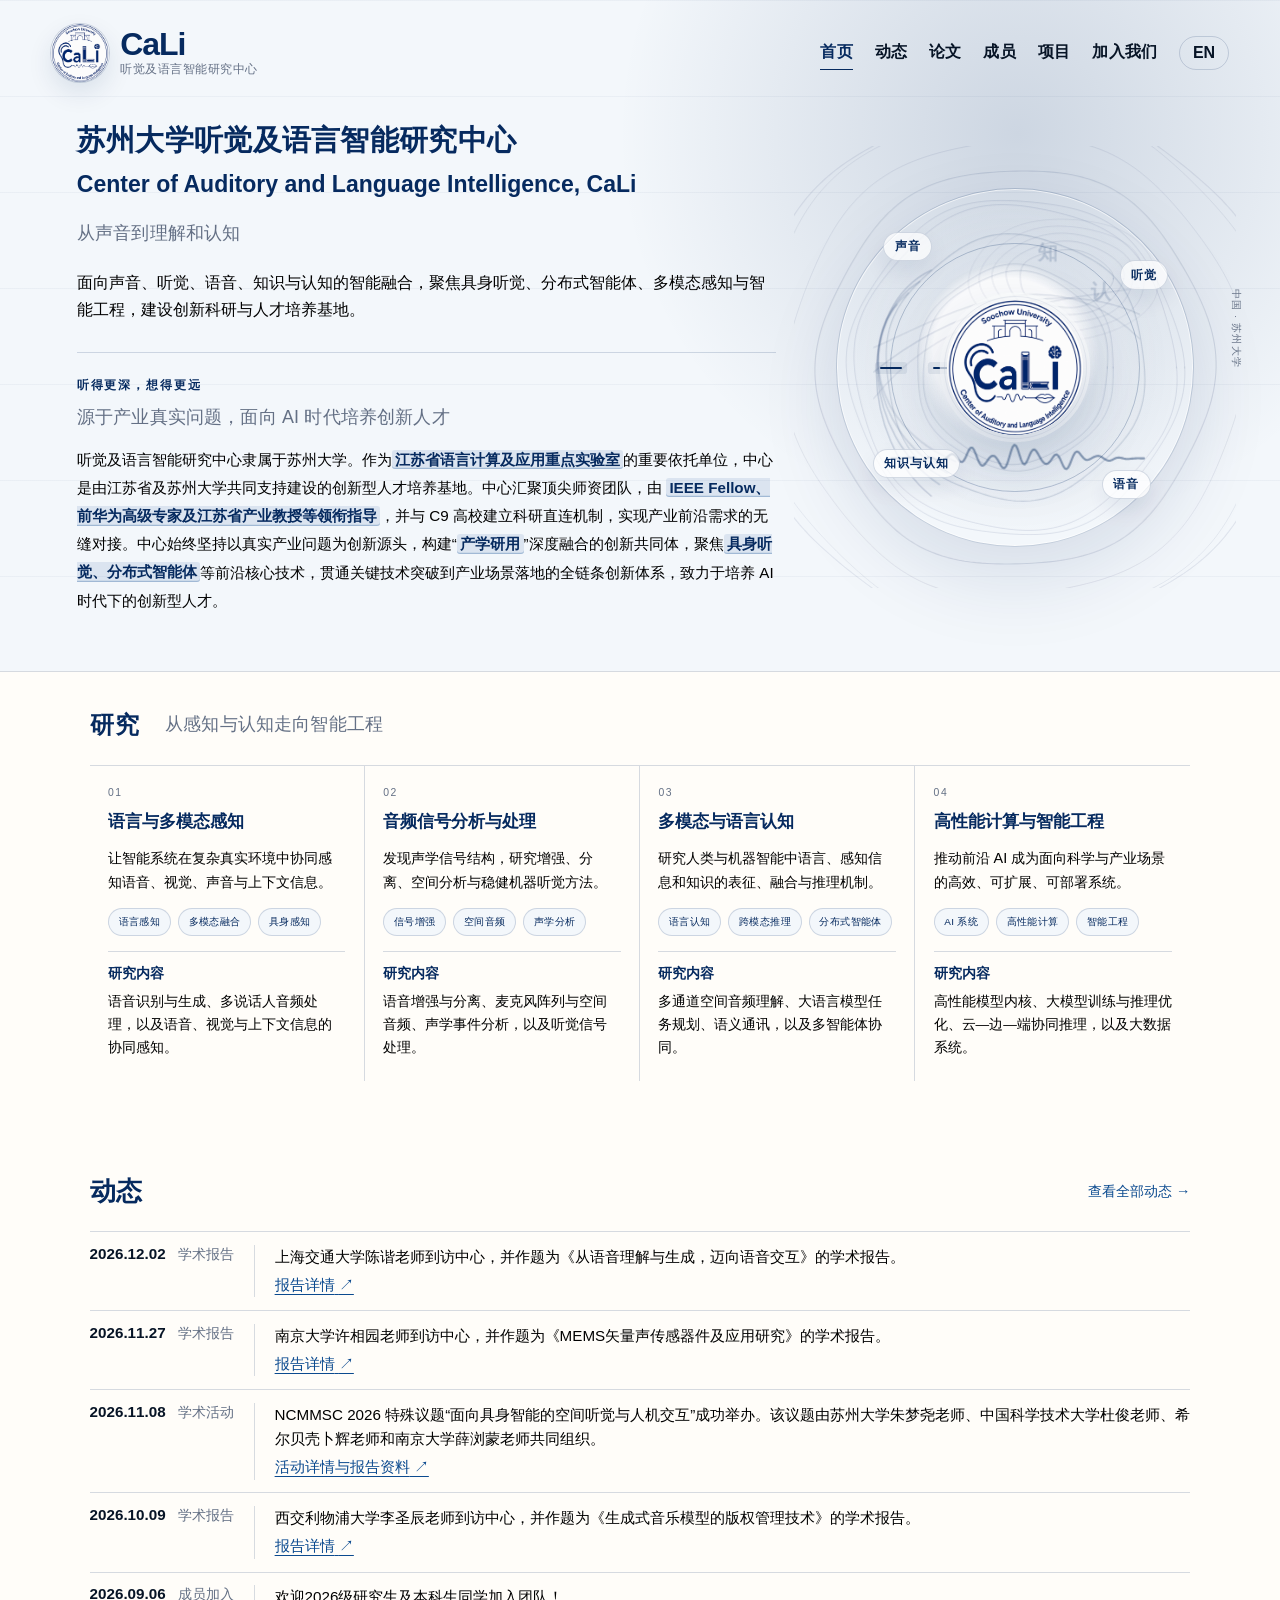
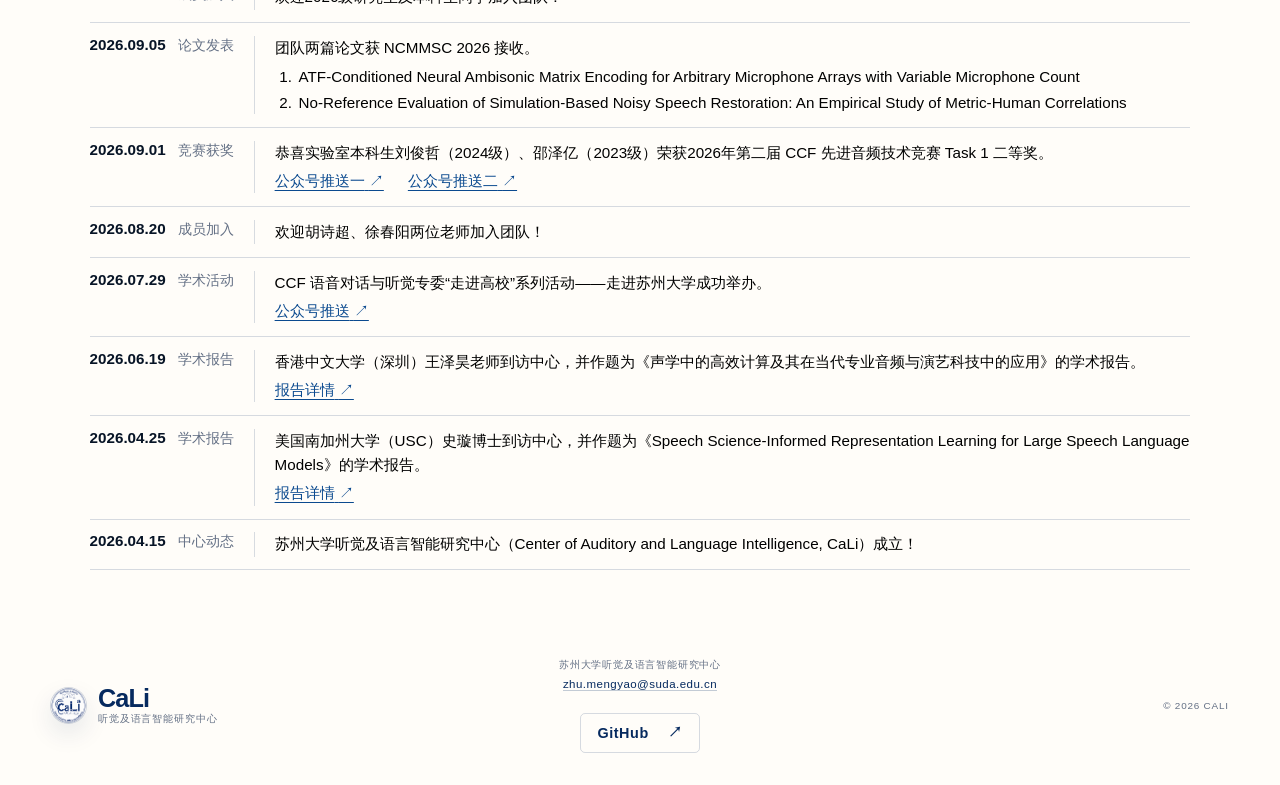
<file: index.html>
<!doctype html>
<html lang="zh-CN">
  <head>
    <meta charset="UTF-8" />
    <meta name="viewport" content="width=device-width, initial-scale=1.0" />
    <meta
      name="description"
      content="苏州大学听觉及语言智能研究中心，聚焦声音、听觉、语音、知识与认知的智能融合，建设创新科研与人才培养基地。"
    />
    <meta name="theme-color" content="#062a5f" />
    <meta property="og:title" content="CaLi | 苏州大学听觉及语言智能研究中心" />
    <meta
      property="og:description"
      content="从声音到理解和认知。"
    />
    <title>CaLi | 苏州大学听觉及语言智能研究中心</title>
    <link rel="icon" type="image/png" href="assets/cali-center-logo-20260702.png" />
    <link rel="stylesheet" href="styles.css?v=20261102-papers-page" />
    <script src="script.js?v=20261124-talks" defer></script>
  </head>
  <body class="home-page">
    <a class="skip-link" href="#main">Skip to content</a>

    <header class="site-header" id="top">
      <a class="brand" href="index.html" aria-label="CaLi home">
        <img class="brand-logo" src="assets/cali-center-logo-20260702.png" alt="CaLi logo" />
        <span>
          <strong>CaLi</strong>
          <small data-i18n="brand.affiliation">听觉及语言智能研究中心</small>
        </span>
      </a>

      <button class="menu-toggle" type="button" aria-expanded="false" aria-controls="site-nav">
        <span></span><span></span>
        <span class="sr-only">Open menu</span>
      </button>

      <nav class="site-nav" id="site-nav" aria-label="Primary navigation">
<a href="index.html" aria-current="page" data-i18n="nav.home">首页</a>
<a href="news.html" data-i18n="nav.news">动态</a>
<a href="papers.html" data-i18n="nav.papers">论文</a>
<a href="members.html" data-i18n="nav.team">成员</a>
<a href="projects.html" data-i18n="nav.projects">项目</a>
<a href="join.html" data-i18n="nav.partners">加入我们</a>
<button class="language-toggle" type="button" aria-label="Switch to English">EN</button></nav>
    </header>

    <main id="main">
<section class="hero" aria-labelledby="hero-title">
        <div class="hero-copy">
          <p class="eyebrow reveal hero-center-name"><span data-i18n="hero.eyebrow">苏州大学听觉及语言智能研究中心</span><span class="hero-center-english" lang="en">Center of Auditory and Language Intelligence, CaLi</span></p>
          <h1 class="reveal" id="hero-title">
            <span data-i18n="hero.line1">从声音到理解</span><em data-i18n="hero.line2">和认知</em>
          </h1>
          <p class="hero-intro reveal" data-i18n="hero.intro">
            面向声音、听觉、语音、知识与认知的智能融合，聚焦具身听觉、分布式智能体、多模态感知与智能工程，建设创新科研与人才培养基地。
          </p>
<div class="statement-content hero-about" id="about">
          <p class="section-kicker reveal" data-i18n="about.kicker">听得更深，想得更远</p>
          <h2 class="reveal" data-i18n="about.title">
            源于产业真实问题，面向 AI 时代培养创新人才
          </h2>
          <div class="statement-grid reveal">
            <p data-i18n="about.body1" data-highlight="about">
              听觉及语言智能研究中心隶属于苏州大学。作为江苏省语言计算及应用重点实验室的重要依托单位，中心是由江苏省及苏州大学共同支持建设的创新型人才培养基地。中心汇聚顶尖师资团队，由 IEEE Fellow、前华为高级专家及江苏省产业教授等领衔指导，并与 C9 高校建立科研直连机制，实现产业前沿需求的无缝对接。中心始终坚持以真实产业问题为创新源头，构建“产学研用”深度融合的创新共同体，聚焦具身听觉、分布式智能体等前沿核心技术，贯通关键技术突破到产业场景落地的全链条创新体系，致力于培养 AI 时代下的创新型人才。
            </p>
          </div>
        </div>
        </div>

        <div class="hero-visual" aria-hidden="true">
          <canvas id="sound-field"></canvas>
          <div class="visual-orbit orbit-one"></div>
          <div class="visual-orbit orbit-two"></div>
          <div class="visual-core">
            <img src="assets/cali-center-logo-20260702.png" alt="" />
          </div>
          <p class="visual-label label-a" data-i18n="visual.sound">声音</p>
          <p class="visual-label label-b" data-i18n="visual.hearing">听觉</p>
          <p class="visual-label label-c" data-i18n="visual.speech">语音</p>
          <p class="visual-label label-d" data-i18n="visual.knowledge">知识与认知</p>
        </div>

        <p class="hero-side-note" data-i18n="hero.sideNote">中国 · 苏州大学</p>
      </section>



      <section class="research section" id="research">
        <div class="section-heading">
          <div class="section-index reveal"><span data-i18n="research.index">研究</span></div>
          <div>
            <h2 class="reveal" data-i18n="research.title">从感知与认知走向智能工程</h2>
          </div>
        </div>

        <div class="research-list">
          <article class="research-card reveal">
            <div class="card-number">01</div>
            <div class="card-icon wave-icon" aria-hidden="true">
              <i></i><i></i><i></i><i></i><i></i>
            </div>
            <h3 data-i18n="research.card1Title">语言与多模态感知</h3>
            <p data-i18n="research.card1Body">
              让智能系统在复杂真实环境中协同感知语音、视觉、声音与上下文信息。
            </p>
            <ul>
              <li data-i18n="research.card1Tag1">语言感知</li>
              <li data-i18n="research.card1Tag2">多模态融合</li>
              <li data-i18n="research.card1Tag3">具身感知</li>
            </ul>
          <div class="research-detail"><h4 data-i18n="research.detailLabel" >研究内容</h4><p data-i18n="research.detail0" >语音识别与生成、多说话人音频处理，以及语音、视觉与上下文信息的协同感知。</p></div></article>

          <article class="research-card reveal">
            <div class="card-number">02</div>
            <div class="card-icon language-icon" aria-hidden="true">
              <span>a</span><span>声</span><span>ə</span>
            </div>
            <h3 data-i18n="research.card2Title">音频信号分析与处理</h3>
            <p data-i18n="research.card2Body">
              发现声学信号结构，研究增强、分离、空间分析与稳健机器听觉方法。
            </p>
            <ul>
              <li data-i18n="research.card2Tag1">信号增强</li>
              <li data-i18n="research.card2Tag2">空间音频</li>
              <li data-i18n="research.card2Tag3">声学分析</li>
            </ul>
          <div class="research-detail"><h4 data-i18n="research.detailLabel" >研究内容</h4><p data-i18n="research.detail1" >语音增强与分离、麦克风阵列与空间音频、声学事件分析，以及听觉信号处理。</p></div></article>

          <article class="research-card reveal">
            <div class="card-number">03</div>
            <div class="card-icon human-icon" aria-hidden="true">
              <span></span><span></span><span></span>
            </div>
            <h3 data-i18n="research.card3Title">多模态与语言认知</h3>
            <p data-i18n="research.card3Body">
              研究人类与机器智能中语言、感知信息和知识的表征、融合与推理机制。
            </p>
            <ul>
              <li data-i18n="research.card3Tag1">语言认知</li>
              <li data-i18n="research.card3Tag2">跨模态推理</li>
              <li data-i18n="research.card3Tag3">分布式智能体</li>
            </ul>
          <div class="research-detail"><h4 data-i18n="research.detailLabel" >研究内容</h4><p data-i18n="research.detail2" >多通道空间音频理解、大语言模型任务规划、语义通讯，以及多智能体协同。</p></div></article>

          <article class="research-card reveal">
            <div class="card-number">04</div>
            <div class="card-icon compute-icon" aria-hidden="true">
              <span></span><span></span><span></span><span></span><span></span><span></span><span></span><span></span><span></span>
            </div>
            <h3 data-i18n="research.card4Title">高性能计算与智能工程</h3>
            <p data-i18n="research.card4Body">
              推动前沿 AI 成为面向科学与产业场景的高效、可扩展、可部署系统。
            </p>
            <ul>
              <li data-i18n="research.card4Tag1">AI 系统</li>
              <li data-i18n="research.card4Tag2">高性能计算</li>
              <li data-i18n="research.card4Tag3">智能工程</li>
            </ul>
          <div class="research-detail"><h4 data-i18n="research.detailLabel" >研究内容</h4><p data-i18n="research.detail3" >高性能模型内核、大模型训练与推理优化、云—边—端协同推理，以及大数据系统。</p></div></article>
        </div>
      </section>

      
<section class="news section" id="news" aria-labelledby="news-title">
  <div class="home-news-heading"><h2 data-i18n="news.homeTitle" id="news-title">动态</h2><a class="news-all" href="news.html" data-i18n="news.all">查看全部动态 →</a></div>
<div class="news-list">
    <article class="news-item">
      <div class="news-meta"><time datetime="2026-12-02">2026.12.02</time><span data-i18n="news.talkCategory" class="news-category">学术报告</span></div>
      <div class="news-content"><p data-i18n="news.chenAnTalk">上海交通大学陈谐老师到访中心，并作题为《从语音理解与生成，迈向语音交互》的学术报告。</p><div class="news-links"><a href="https://future.suda.edu.cn/0d/e3/c30838a724451/page.htm" target="_blank" rel="noopener noreferrer"><span data-i18n="news.reportDetails">报告详情</span> <span aria-hidden="true">↗</span></a></div></div>
    </article>
    <article class="news-item">
      <div class="news-meta"><time datetime="2026-11-27">2026.11.27</time><span data-i18n="news.talkCategory" class="news-category">学术报告</span></div>
      <div class="news-content"><p data-i18n="news.xuXiangyuanTalk">南京大学许相园老师到访中心，并作题为《MEMS矢量声传感器件及应用研究》的学术报告。</p><div class="news-links"><a href="https://future.suda.edu.cn/0f/2a/c30838a724778/page.htm" target="_blank" rel="noopener noreferrer"><span data-i18n="news.reportDetails">报告详情</span> <span aria-hidden="true">↗</span></a></div></div>
    </article>
<article class="news-item"><div class="news-meta"><time datetime="2026-11-08">2026.11.08</time><span data-i18n="news.eventCategory" class="news-category">学术活动</span></div><div class="news-content"><p data-i18n="event.summary">NCMMSC 2026 特殊议题“面向具身智能的空间听觉与人机交互”成功举办。该议题由苏州大学朱梦尧老师、中国科学技术大学杜俊老师、希尔贝壳卜辉老师和南京大学薛浏蒙老师共同组织。</p><div class="news-links"><a href="news/ncmmsc2026.html" data-keep-lang><span data-i18n="event.details">活动详情与报告资料</span> ↗</a></div></div></article>

    <article class="news-item">
      <div class="news-meta"><time datetime="2026-10-09">2026.10.09</time><span data-i18n="news.talkCategory" class="news-category">学术报告</span></div>
      <div class="news-content"><p data-i18n="news.talkBody">西交利物浦大学李圣辰老师到访中心，并作题为《生成式音乐模型的版权管理技术》的学术报告。</p><div class="news-links"><a href="https://future.suda.edu.cn/e9/c2/c30838a715202/page.htm" target="_blank" rel="noopener noreferrer"><span data-i18n="news.reportDetails">报告详情</span> <span aria-hidden="true">↗</span></a></div></div>
    </article>
    <article class="news-item">
<div class="news-meta"><time datetime="2026-09-06">2026.09.06</time><span data-i18n="news.joinCategory" class="news-category">成员加入</span></div>
<div class="news-content"><p data-i18n="news.studentsWelcome">欢迎2026级研究生及本科生同学加入团队！</p></div>
</article>
<article class="news-item">
      <div class="news-meta"><time datetime="2026-09-05">2026.09.05</time><span data-i18n="news.paperCategory" class="news-category">论文发表</span></div>
      <div class="news-content">
      <p class="news-summary" data-i18n="news.paperTitle">团队两篇论文获 NCMMSC 2026 接收。</p>
      <ol class="news-paper-titles" lang="en"><li>ATF-Conditioned Neural Ambisonic Matrix Encoding for Arbitrary Microphone Arrays with Variable Microphone Count</li><li>No-Reference Evaluation of Simulation-Based Noisy Speech Restoration: An Empirical Study of Metric-Human Correlations</li></ol>
      </div>
    </article>
    <article class="news-item">
      <div class="news-meta"><time datetime="2026-09-01">2026.09.01</time><span data-i18n="news.awardCategory" class="news-category">竞赛获奖</span></div>
      <div class="news-content">
      <p data-i18n="news.awardBody" >恭喜实验室本科生刘俊哲（2024级）、邵泽亿（2023级）荣获2026年第二届 CCF 先进音频技术竞赛 Task 1 二等奖。</p>
<div class="news-links">
        <a href="https://mp.weixin.qq.com/s/qMTx48YOmyNHf2JC5YQfGw" target="_blank" rel="noopener noreferrer"><span data-i18n="news.wechatOne">公众号推送一</span> <span aria-hidden="true">↗</span></a>
        <a href="https://mp.weixin.qq.com/s/5FmagnbyhXnst5R9V67gig" target="_blank" rel="noopener noreferrer"><span data-i18n="news.wechatTwo">公众号推送二</span> <span aria-hidden="true">↗</span></a>
      </div></div>
    </article>
    <article class="news-item">
      <div class="news-meta"><time datetime="2026-08-20">2026.08.20</time><span data-i18n="news.joinCategory" class="news-category">成员加入</span></div>
      <div class="news-content"><p data-i18n="news.joinBody">欢迎胡诗超、徐春阳两位老师加入团队！</p></div>
    </article>
    <article class="news-item">
      <div class="news-meta"><time datetime="2026-07-29">2026.07.29</time><span data-i18n="news.visitCategory" class="news-category">学术活动</span></div>
      <div class="news-content"><p data-i18n="news.visitBody">CCF 语音对话与听觉专委“走进高校”系列活动——走进苏州大学成功举办。</p>
      <div class="news-links"><a href="https://mp.weixin.qq.com/s/vNNk7PK9uCTp7lOvDI13Lw" target="_blank" rel="noopener noreferrer"><span data-i18n="news.wechatPost">公众号推送</span> <span aria-hidden="true">↗</span></a></div></div>
    </article>
    <article class="news-item">
<div class="news-meta"><time datetime="2026-06-19">2026.06.19</time><span data-i18n="news.talkCategory" class="news-category">学术报告</span></div>
<div class="news-content"><p data-i18n="news.wangTalkBody">香港中文大学（深圳）王泽昊老师到访中心，并作题为《声学中的高效计算及其在当代专业音频与演艺科技中的应用》的学术报告。</p><div class="news-links"><a href="https://future.suda.edu.cn/ba/35/c30838a703029/page.htm" target="_blank" rel="noopener noreferrer"><span data-i18n="news.reportDetails">报告详情</span> <span aria-hidden="true">↗</span></a></div></div>
</article>
<article class="news-item">
<div class="news-meta"><time datetime="2026-04-25">2026.04.25</time><span data-i18n="news.talkCategory" class="news-category">学术报告</span></div>
<div class="news-content"><p data-i18n="news.shiTalkBody">美国南加州大学（USC）史璇博士到访中心，并作题为《Speech Science-Informed Representation Learning for Large Speech Language Models》的学术报告。</p><div class="news-links"><a href="https://future.suda.edu.cn/96/24/c30838a693796/page.htm" target="_blank" rel="noopener noreferrer"><span data-i18n="news.reportDetails">报告详情</span> <span aria-hidden="true">↗</span></a></div></div>
</article>
<article class="news-item">
      <div class="news-meta"><time datetime="2026-04-15">2026.04.15</time><span data-i18n="news.foundedCategory" class="news-category">中心动态</span></div>
      <div class="news-content"><p><span data-i18n="news.foundedPrefix">苏州大学听觉及语言智能研究中心（</span><span lang="en">Center of Auditory and Language Intelligence, CaLi</span><span data-i18n="news.foundedSuffix">）成立！</span></p></div>
    </article>
  </div>
</section>
</main>

    <footer class="site-footer">
      <a class="brand footer-brand" href="index.html" aria-label="CaLi home">
        <img class="brand-logo" src="assets/cali-center-logo-20260702.png" alt="CaLi logo" />
        <span><strong>CaLi</strong><small data-i18n="brand.affiliation">听觉及语言智能研究中心</small></span>
      </a>
      <div class="footer-contact">
        <p data-i18n="footer.copy">苏州大学听觉及语言智能研究中心</p>
        <a href="mailto:zhu.mengyao@suda.edu.cn">zhu.mengyao@suda.edu.cn</a>
        <div class="footer-social"><a class="footer-github" href="https://github.com/CaLi-Suda" target="_blank" rel="noopener noreferrer">GitHub <span aria-hidden="true">↗</span></a></div>
      </div>
      <p>© <span id="year"></span> CaLi</p>
    </footer>
  </body>
</html>
</file>
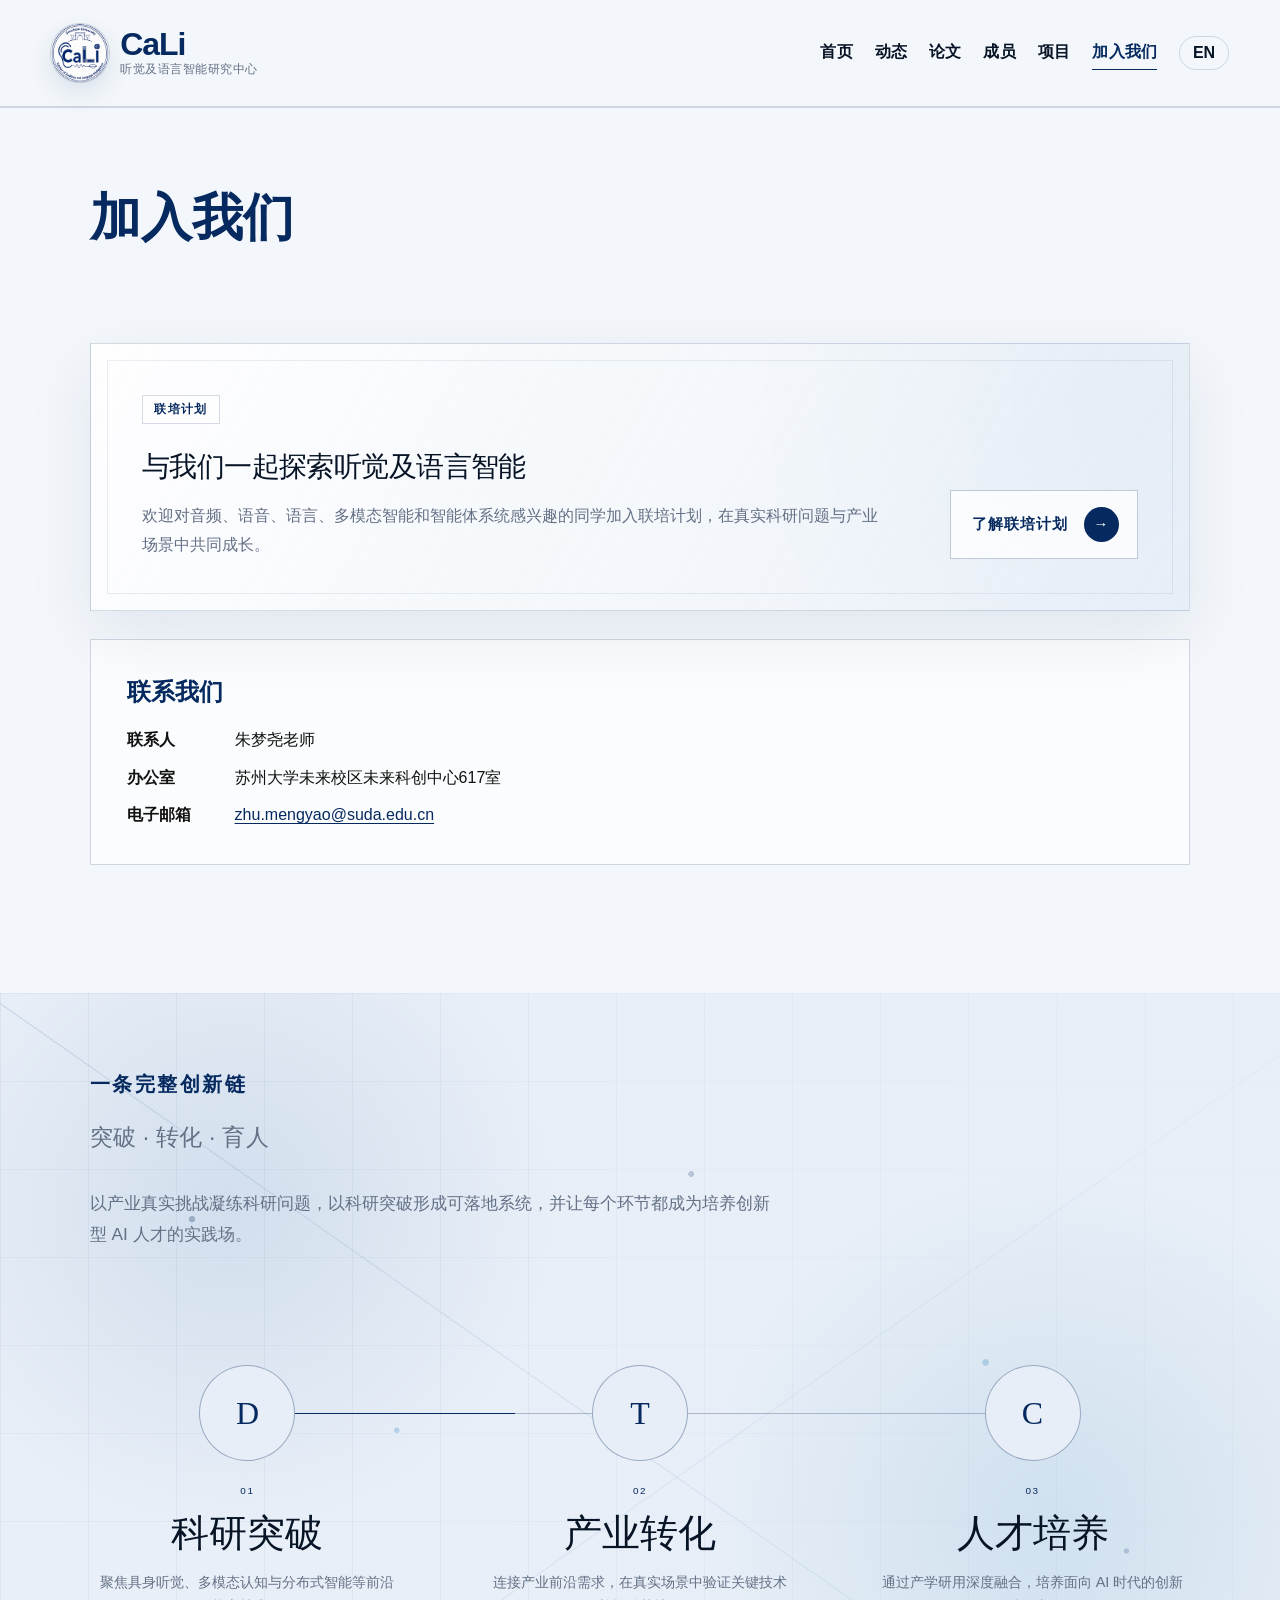
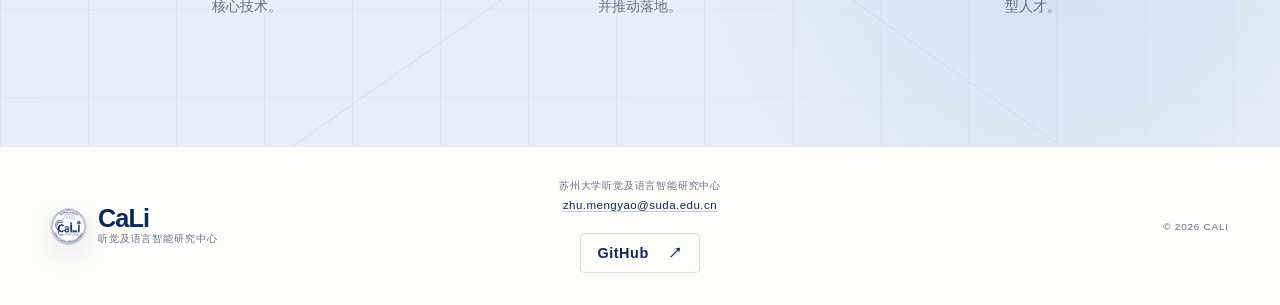
<file: join.html>
<!doctype html>
<html lang="zh-CN">
  <head>
    <meta charset="UTF-8" />
    <meta name="viewport" content="width=device-width, initial-scale=1.0" />
    <meta
      name="description"
      content="苏州大学听觉及语言智能研究中心，聚焦声音、听觉、语音、知识与认知的智能融合，建设创新科研与人才培养基地。"
    />
    <meta name="theme-color" content="#062a5f" />
    <meta property="og:title" content="CaLi | 苏州大学听觉及语言智能研究中心" />
    <meta
      property="og:description"
      content="从声音到理解和认知。"
    />
    <title>加入我们 | CaLi</title>
    <link rel="icon" type="image/png" href="assets/cali-center-logo-20260702.png" />
    <link rel="stylesheet" href="styles.css?v=20261124-join-contact-v2" />
    <script src="script.js?v=20261124-join-contact" defer></script>
  </head>
  <body class="content-page">
    <a class="skip-link" href="#main">Skip to content</a>

    <header class="site-header" id="top">
      <a class="brand" href="index.html" aria-label="CaLi home">
        <img class="brand-logo" src="assets/cali-center-logo-20260702.png" alt="CaLi logo" />
        <span>
          <strong>CaLi</strong>
          <small data-i18n="brand.affiliation">听觉及语言智能研究中心</small>
        </span>
      </a>

      <button class="menu-toggle" type="button" aria-expanded="false" aria-controls="site-nav">
        <span></span><span></span>
        <span class="sr-only">Open menu</span>
      </button>

      <nav class="site-nav" id="site-nav" aria-label="Primary navigation">
<a href="index.html" data-i18n="nav.home">首页</a>
<a href="news.html" data-i18n="nav.news">动态</a>
<a href="papers.html" data-i18n="nav.papers">论文</a>
<a href="members.html" data-i18n="nav.team">成员</a>
<a href="projects.html" data-i18n="nav.projects">项目</a>
<a href="join.html" aria-current="page" data-i18n="nav.partners">加入我们</a>
<button class="language-toggle" type="button" aria-label="Switch to English">EN</button></nav>
    </header>

    <main id="main">
<section class="partners join section" id="partners" aria-labelledby="join-title">
        <div class="section-heading join-page-heading"><h1 id="join-title" data-i18n="nav.partners">加入我们</h1></div>

        <div class="join-card reveal">
          <div>
            <span class="join-label" data-i18n="partners.label">联培计划</span>
            <h3 data-i18n="partners.name">与我们一起探索听觉及语言智能</h3>
            <p data-i18n="partners.body">欢迎对音频、语音、语言、多模态智能和智能体系统感兴趣的同学加入联培计划，在真实科研问题与产业场景中共同成长。</p>
          </div>
          <a class="join-button" href="joint-training.html">
            <span data-i18n="partners.cta">了解联培计划</span>
            <i aria-hidden="true">→</i>
          </a>
        </div>
        <section class="join-contact" aria-labelledby="join-contact-title">
          <h2 id="join-contact-title" data-i18n="join.contact.title">联系我们</h2>
          <dl>
            <div><dt data-i18n="join.contact.personLabel">联系人</dt><dd data-i18n="join.contact.person">朱梦尧老师</dd></div>
            <div><dt data-i18n="join.contact.officeLabel">办公室</dt><dd data-i18n="join.contact.office">苏州大学未来校区未来科创中心617室</dd></div>
            <div><dt data-i18n="join.contact.emailLabel">电子邮箱</dt><dd><a href="mailto:zhu.mengyao@suda.edu.cn">zhu.mengyao@suda.edu.cn</a></dd></div>
          </dl>
        </section>
      </section>
    <section class="approach section" id="approach">
        <div class="approach-intro join-approach-intro">
          
          <div>
            <p class="section-kicker reveal" data-i18n="approach.kicker">一条完整创新链</p>
            <h2 class="reveal" data-i18n="approach.title">突破 · 转化 · 育人</h2>
            <p class="reveal" data-i18n="approach.body">
              以产业真实挑战凝练科研问题，以科研突破形成可落地系统，并让每个环节都成为培养创新型 AI 人才的实践场。
            </p>
          </div>
        </div>

        <div class="process" aria-label="Research approach">
          <div class="process-line" aria-hidden="true"><span></span></div>
          <article class="process-step reveal">
            <div class="step-marker">D</div>
            <p>01</p>
            <h3 data-i18n="approach.step1Title">科研突破</h3>
            <span data-i18n="approach.step1Body">聚焦具身听觉、多模态认知与分布式智能等前沿核心技术。</span>
          </article>
          <article class="process-step reveal">
            <div class="step-marker">T</div>
            <p>02</p>
            <h3 data-i18n="approach.step2Title">产业转化</h3>
            <span data-i18n="approach.step2Body">连接产业前沿需求，在真实场景中验证关键技术并推动落地。</span>
          </article>
          <article class="process-step reveal">
            <div class="step-marker">C</div>
            <p>03</p>
            <h3 data-i18n="approach.step3Title">人才培养</h3>
            <span data-i18n="approach.step3Body">通过产学研用深度融合，培养面向 AI 时代的创新型人才。</span>
          </article>
        </div>
      </section>

      
</main>

    <footer class="site-footer">
      <a class="brand footer-brand" href="index.html" aria-label="CaLi home">
        <img class="brand-logo" src="assets/cali-center-logo-20260702.png" alt="CaLi logo" />
        <span><strong>CaLi</strong><small data-i18n="brand.affiliation">听觉及语言智能研究中心</small></span>
      </a>
      <div class="footer-contact">
        <p data-i18n="footer.copy">苏州大学听觉及语言智能研究中心</p>
        <a href="mailto:zhu.mengyao@suda.edu.cn">zhu.mengyao@suda.edu.cn</a>
        <div class="footer-social"><a class="footer-github" href="https://github.com/CaLi-Suda" target="_blank" rel="noopener noreferrer">GitHub <span aria-hidden="true">↗</span></a></div>
      </div>
      <p>© <span id="year"></span> CaLi</p>
    </footer>
  </body>
</html>
</file>
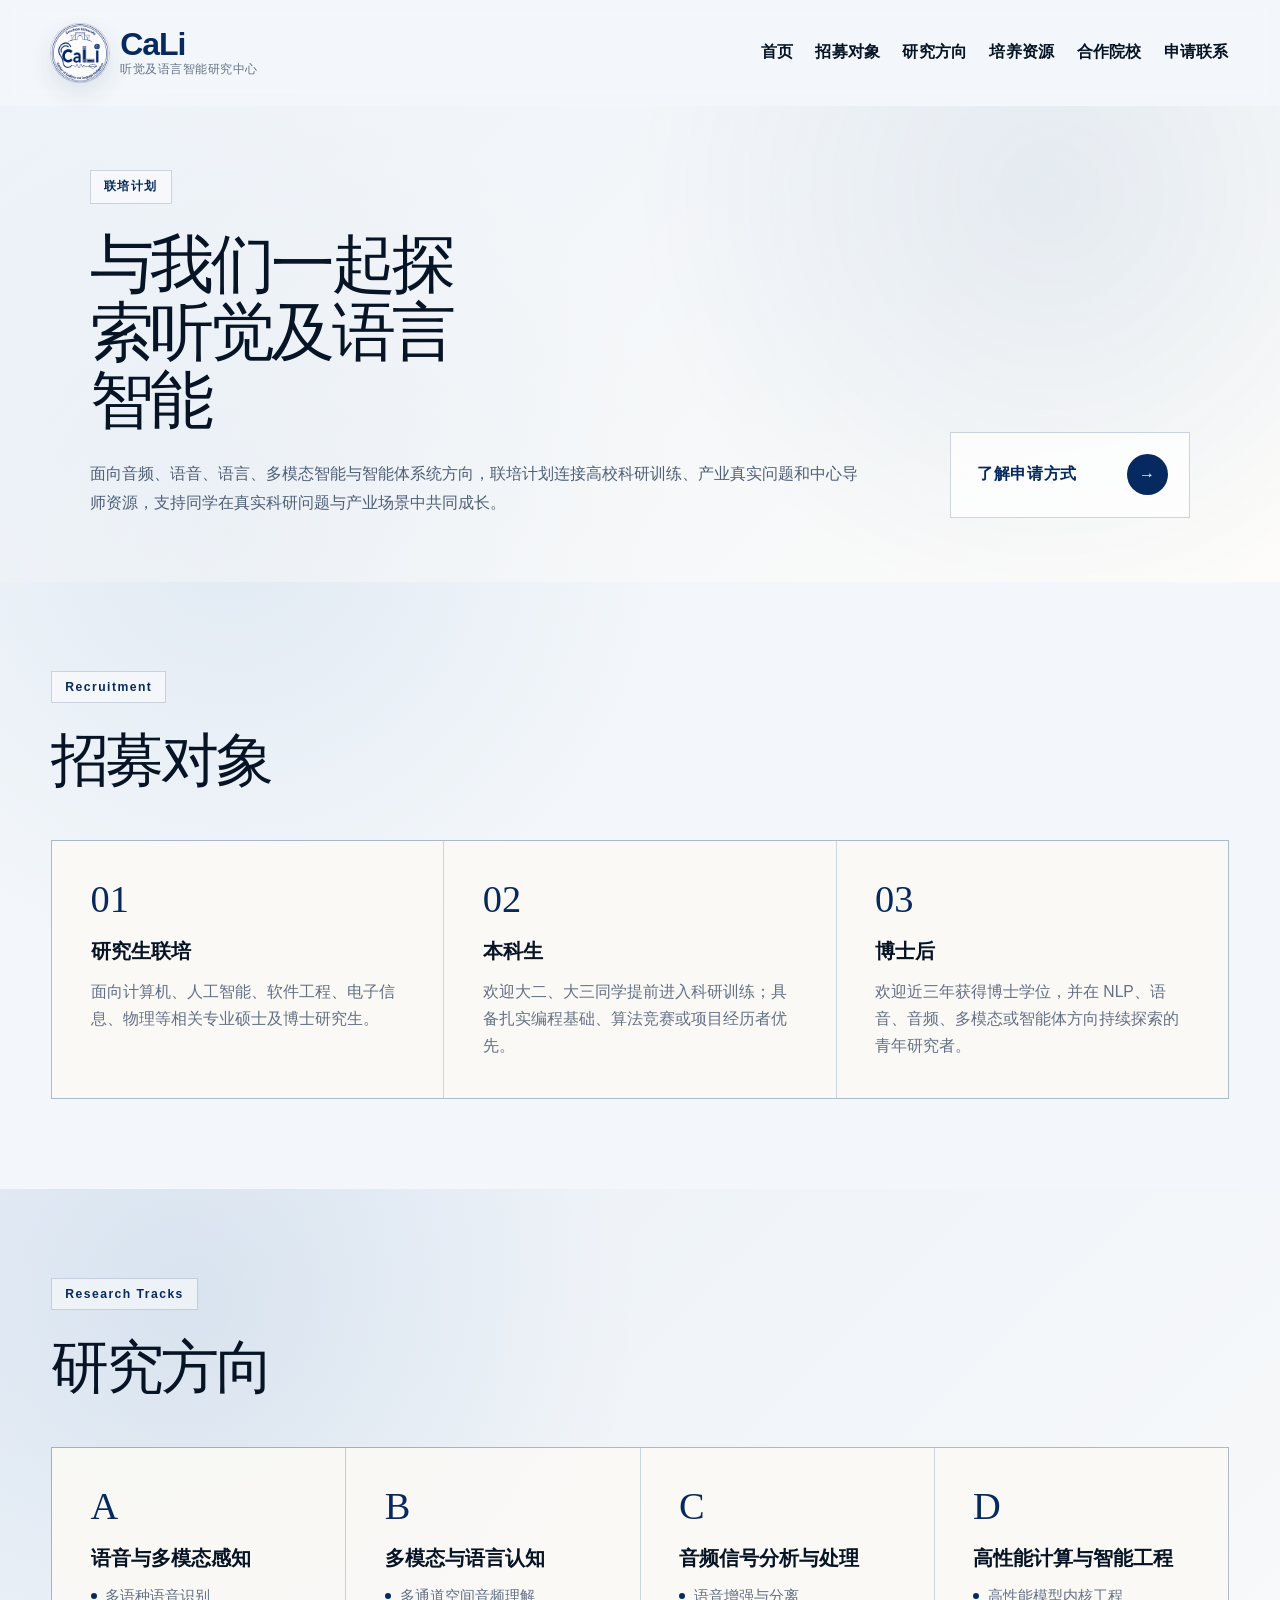
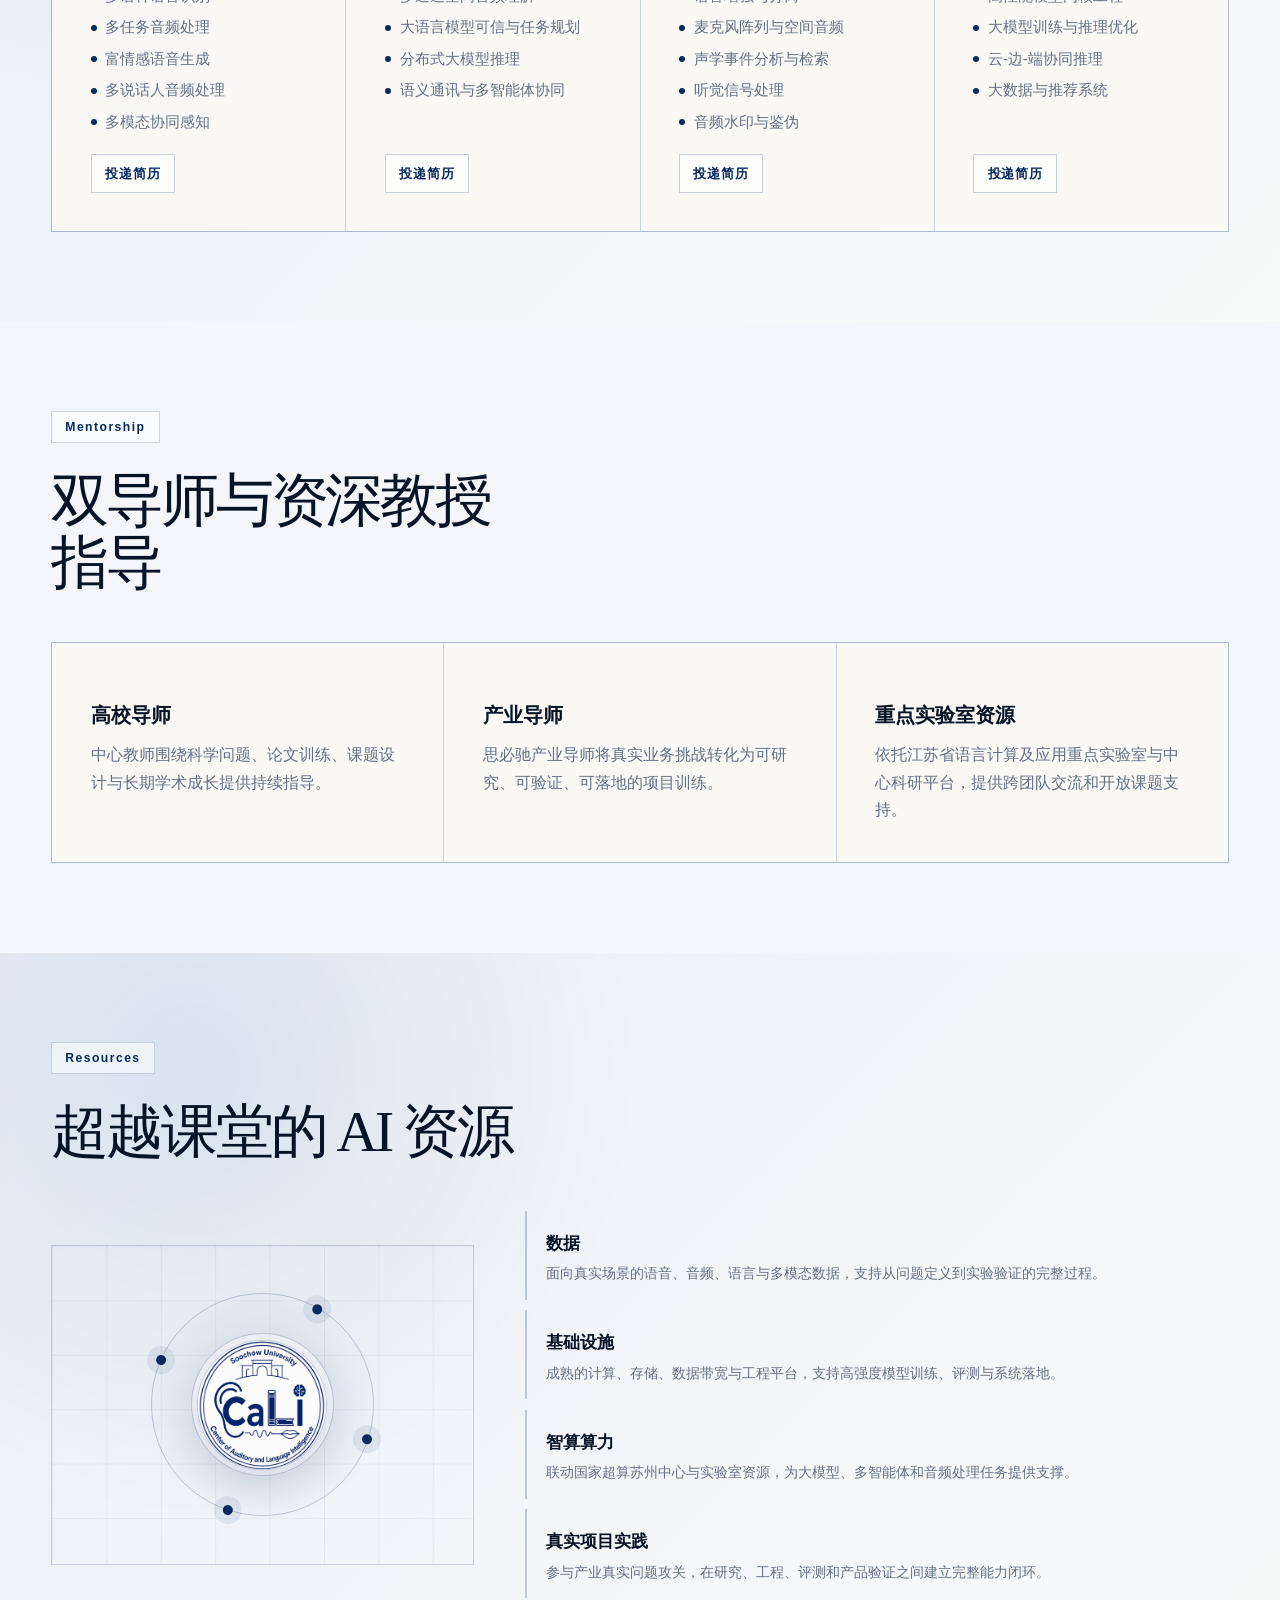
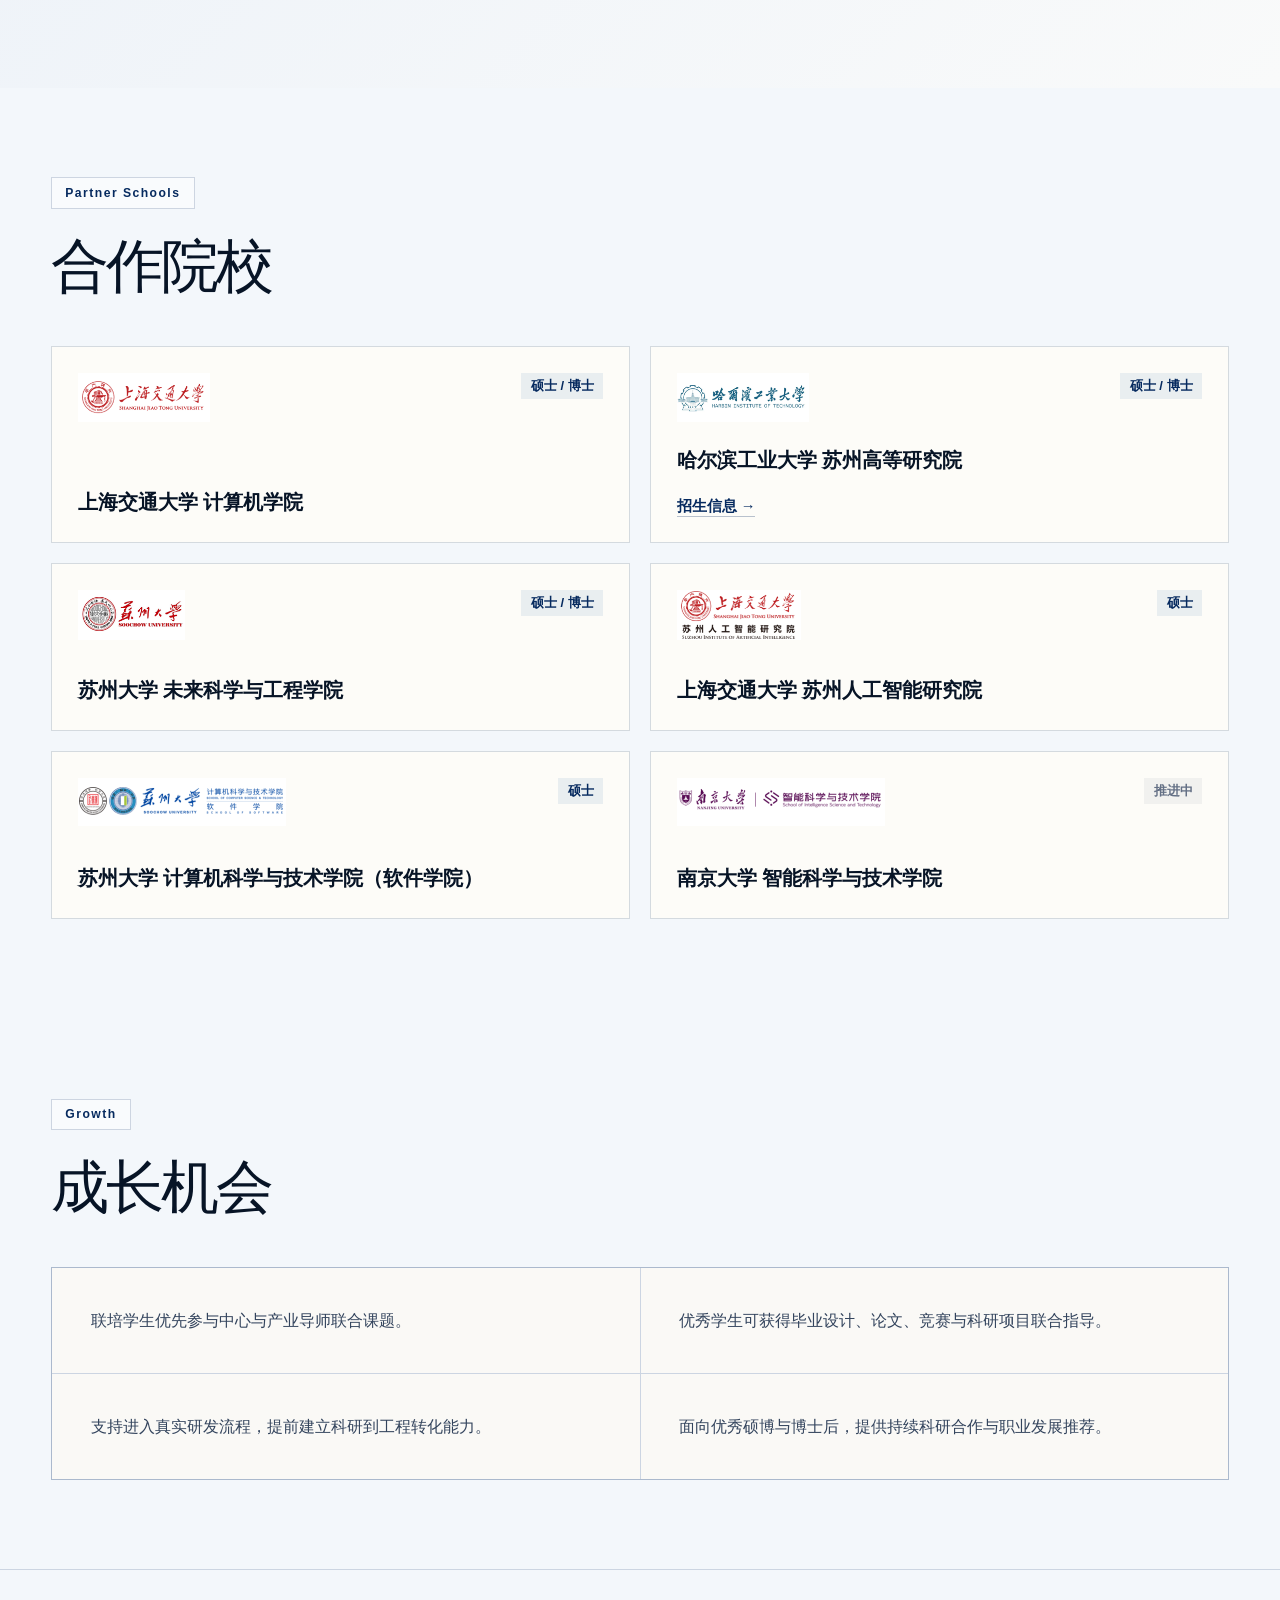
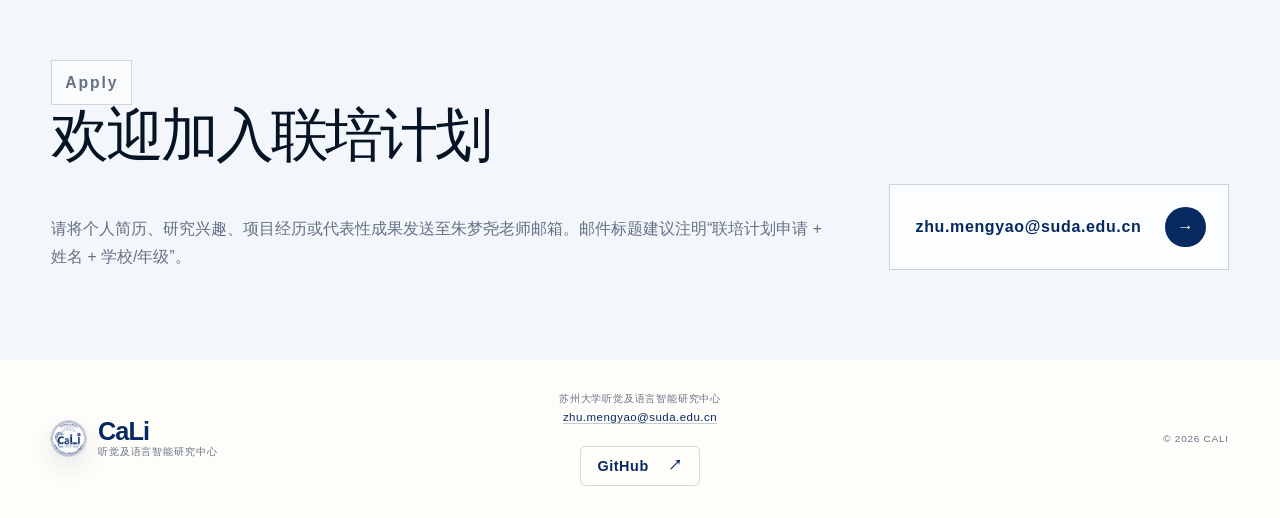
<file: joint-training.html>
<!doctype html>
<html lang="zh-CN">
  <head>
    <meta charset="UTF-8" />
    <meta name="viewport" content="width=device-width, initial-scale=1.0" />
    <meta
      name="description"
      content="苏州大学听觉及语言智能研究中心联培计划，面向音频、语音、语言、多模态智能与智能体系统方向招募联培学生。"
    />
    <meta name="theme-color" content="#062a5f" />
    <title>联培计划 | 苏州大学听觉及语言智能研究中心</title>
    <link rel="icon" type="image/png" href="assets/cali-center-logo-20260702.png" />
    <link rel="stylesheet" href="styles.css?v=20261102-header" />
  </head>
  <body class="training-page">
    <a class="skip-link" href="#main">Skip to content</a>

    <header class="site-header training-header" id="top">
      <a class="brand" href="index.html" aria-label="CaLi home">
        <img class="brand-logo" src="assets/cali-center-logo-20260702.png" alt="CaLi logo" />
        <span>
          <strong>CaLi</strong>
          <small>听觉及语言智能研究中心</small>
        </span>
      </a>

      <button class="menu-toggle" type="button" aria-expanded="false" aria-controls="site-nav">
        <span></span><span></span>
        <span class="sr-only">Open menu</span>
      </button>

      <nav class="site-nav" id="site-nav" aria-label="联培计划导航">
        <a href="index.html">首页</a>
        <a href="#targets">招募对象</a>
        <a href="#directions">研究方向</a>
        <a href="#resources">培养资源</a>
        <a href="#schools">合作院校</a>
        <a href="#apply">申请联系</a>
      </nav>
    </header>

    <main id="main">
      <section class="training-hero section" aria-labelledby="training-title">
        <div class="training-frame">
          <div class="training-frame-inner">
            <div class="training-copy">
              <p class="training-label">联培计划</p>
              <h1 id="training-title">与我们一起探索听觉及语言智能</h1>
              <p>
                面向音频、语音、语言、多模态智能与智能体系统方向，联培计划连接高校科研训练、产业真实问题和中心导师资源，支持同学在真实科研问题与产业场景中共同成长。
              </p>
            </div>
            <a class="training-hero-cta" href="#apply">
              <span>了解申请方式</span>
              <i aria-hidden="true">→</i>
            </a>
          </div>
        </div>
      </section>

      <section class="training-section" id="targets">
        <p class="training-section-kicker">Recruitment</p>
        <h2>招募对象</h2>
        <div class="training-target-grid">
          <article>
            <span>01</span>
            <h3>研究生联培</h3>
            <p>面向计算机、人工智能、软件工程、电子信息、物理等相关专业硕士及博士研究生。</p>
          </article>
          <article>
            <span>02</span>
            <h3>本科生</h3>
            <p>欢迎大二、大三同学提前进入科研训练；具备扎实编程基础、算法竞赛或项目经历者优先。</p>
          </article>
          <article>
            <span>03</span>
            <h3>博士后</h3>
            <p>欢迎近三年获得博士学位，并在 NLP、语音、音频、多模态或智能体方向持续探索的青年研究者。</p>
          </article>
        </div>
      </section>

      <section class="training-section training-band" id="directions">
        <p class="training-section-kicker">Research Tracks</p>
        <h2>研究方向</h2>
        <div class="training-direction-grid">
          <article>
            <div class="track-index">A</div>
            <h3>语音与多模态感知</h3>
            <ul>
              <li>多语种语音识别</li>
              <li>多任务音频处理</li>
              <li>富情感语音生成</li>
              <li>多说话人音频处理</li>
              <li>多模态协同感知</li>
            </ul>
            <label class="resume-upload">
              <input type="file" accept=".pdf,.doc,.docx" />
              <span>投递简历</span>
            </label>
          </article>
          <article>
            <div class="track-index">B</div>
            <h3>多模态与语言认知</h3>
            <ul>
              <li>多通道空间音频理解</li>
              <li>大语言模型可信与任务规划</li>
              <li>分布式大模型推理</li>
              <li>语义通讯与多智能体协同</li>
            </ul>
            <label class="resume-upload">
              <input type="file" accept=".pdf,.doc,.docx" />
              <span>投递简历</span>
            </label>
          </article>
          <article>
            <div class="track-index">C</div>
            <h3>音频信号分析与处理</h3>
            <ul>
              <li>语音增强与分离</li>
              <li>麦克风阵列与空间音频</li>
              <li>声学事件分析与检索</li>
              <li>听觉信号处理</li>
              <li>音频水印与鉴伪</li>
            </ul>
            <label class="resume-upload">
              <input type="file" accept=".pdf,.doc,.docx" />
              <span>投递简历</span>
            </label>
          </article>
          <article>
            <div class="track-index">D</div>
            <h3>高性能计算与智能工程</h3>
            <ul>
              <li>高性能模型内核工程</li>
              <li>大模型训练与推理优化</li>
              <li>云-边-端协同推理</li>
              <li>大数据与推荐系统</li>
            </ul>
            <label class="resume-upload">
              <input type="file" accept=".pdf,.doc,.docx" />
              <span>投递简历</span>
            </label>
          </article>
        </div>
      </section>

      <section class="training-section" id="mentors">
        <p class="training-section-kicker">Mentorship</p>
        <h2>双导师与资深教授指导</h2>
        <div class="training-mentor-grid">
          <article>
            <h3>高校导师</h3>
            <p>中心教师围绕科学问题、论文训练、课题设计与长期学术成长提供持续指导。</p>
          </article>
          <article>
            <h3>产业导师</h3>
            <p>思必驰产业导师将真实业务挑战转化为可研究、可验证、可落地的项目训练。</p>
          </article>
          <article>
            <h3>重点实验室资源</h3>
            <p>依托江苏省语言计算及应用重点实验室与中心科研平台，提供跨团队交流和开放课题支持。</p>
          </article>
        </div>
      </section>

      <section class="training-section training-band" id="resources">
        <p class="training-section-kicker">Resources</p>
        <h2>超越课堂的 AI 资源</h2>
        <div class="training-resource-layout">
          <div class="resource-visual" aria-hidden="true">
            <img class="resource-logo" src="assets/cali-center-logo-20260702.png" alt="" />
            <span></span><span></span><span></span><span></span>
          </div>
          <div class="training-resource-list">
            <article>
              <h3>数据</h3>
              <p>面向真实场景的语音、音频、语言与多模态数据，支持从问题定义到实验验证的完整过程。</p>
            </article>
            <article>
              <h3>基础设施</h3>
              <p>成熟的计算、存储、数据带宽与工程平台，支持高强度模型训练、评测与系统落地。</p>
            </article>
            <article>
              <h3>智算算力</h3>
              <p>联动国家超算苏州中心与实验室资源，为大模型、多智能体和音频处理任务提供支撑。</p>
            </article>
            <article>
              <h3>真实项目实践</h3>
              <p>参与产业真实问题攻关，在研究、工程、评测和产品验证之间建立完整能力闭环。</p>
            </article>
          </div>
        </div>
      </section>

      <section class="training-section" id="schools">
        <p class="training-section-kicker">Partner Schools</p>
        <h2>合作院校</h2>
        <div class="training-school-grid">
          <article>
            <div class="school-topline">
              <img src="assets/school-sjtu.png" alt="上海交通大学" />
              <span>硕士 / 博士</span>
            </div>
            <h3>上海交通大学 计算机学院</h3>
          </article>
          <article>
            <div class="school-topline">
              <img src="assets/school-hit.png" alt="哈尔滨工业大学" />
              <span>硕士 / 博士</span>
            </div>
            <h3>哈尔滨工业大学 苏州高等研究院</h3>
            <a href="https://yzb.hit.edu.cn/" target="_blank" rel="noreferrer">招生信息 →</a>
          </article>
          <article>
            <div class="school-topline">
              <img src="assets/school-suda-future.png" alt="苏州大学" />
              <span>硕士 / 博士</span>
            </div>
            <h3>苏州大学 未来科学与工程学院</h3>
          </article>
          <article>
            <div class="school-topline">
              <img src="assets/school-sjtu-ai.png" alt="上海交通大学苏州人工智能研究院" />
              <span>硕士</span>
            </div>
            <h3>上海交通大学 苏州人工智能研究院</h3>
          </article>
          <article>
            <div class="school-topline">
              <img src="assets/school-suda-computer.png" alt="苏州大学计算机科学与技术学院" />
              <span>硕士</span>
            </div>
            <h3>苏州大学 计算机科学与技术学院（软件学院）</h3>
          </article>
          <article>
            <div class="school-topline">
              <img src="assets/school-nju.png" alt="南京大学智能科学与技术学院" />
              <span class="muted">推进中</span>
            </div>
            <h3>南京大学 智能科学与技术学院</h3>
          </article>
        </div>
      </section>
      <section class="training-section" id="growth">
        <p class="training-section-kicker">Growth</p>
        <h2>成长机会</h2>
        <div class="training-growth-grid">
          <article>联培学生优先参与中心与产业导师联合课题。</article>
          <article>优秀学生可获得毕业设计、论文、竞赛与科研项目联合指导。</article>
          <article>支持进入真实研发流程，提前建立科研到工程转化能力。</article>
          <article>面向优秀硕博与博士后，提供持续科研合作与职业发展推荐。</article>
        </div>
      </section>

      <section class="training-apply" id="apply">
        <div>
          <p class="training-section-kicker">Apply</p>
          <h2>欢迎加入联培计划</h2>
          <p>请将个人简历、研究兴趣、项目经历或代表性成果发送至朱梦尧老师邮箱。邮件标题建议注明“联培计划申请 + 姓名 + 学校/年级”。</p>
        </div>
        <a class="training-mail" href="mailto:zhu.mengyao@suda.edu.cn?subject=%E8%81%94%E5%9F%B9%E8%AE%A1%E5%88%92%E7%94%B3%E8%AF%B7">
          <span>zhu.mengyao@suda.edu.cn</span>
          <i aria-hidden="true">→</i>
        </a>
      </section>
    </main>

    <footer class="site-footer">
      <a class="brand footer-brand" href="index.html" aria-label="Back to home">
        <img class="brand-logo" src="assets/cali-center-logo-20260702.png" alt="CaLi logo" />
        <span><strong>CaLi</strong><small>听觉及语言智能研究中心</small></span>
      </a>
      <div class="footer-contact">
        <p>苏州大学听觉及语言智能研究中心</p>
        <a href="mailto:zhu.mengyao@suda.edu.cn">zhu.mengyao@suda.edu.cn</a>
        <div class="footer-social"><a class="footer-github" href="https://github.com/CaLi-Suda" target="_blank" rel="noopener noreferrer">GitHub <span aria-hidden="true">↗</span></a></div>
      </div>
      <p>© <span id="year"></span> CaLi</p>
    </footer>

    <script>
      document.getElementById("year").textContent = new Date().getFullYear();
      const menuToggle = document.querySelector(".menu-toggle");
      const navigation = document.querySelector(".site-nav");
      function closeMenu() {
        menuToggle.setAttribute("aria-expanded", "false");
        navigation.classList.remove("is-open");
        document.body.classList.remove("menu-open");
      }
      menuToggle.addEventListener("click", () => {
        const open = menuToggle.getAttribute("aria-expanded") === "true";
        menuToggle.setAttribute("aria-expanded", String(!open));
        navigation.classList.toggle("is-open", !open);
        document.body.classList.toggle("menu-open", !open);
      });
      navigation.querySelectorAll("a").forEach((link) => link.addEventListener("click", closeMenu));
    </script>
  </body>
</html>
</file>
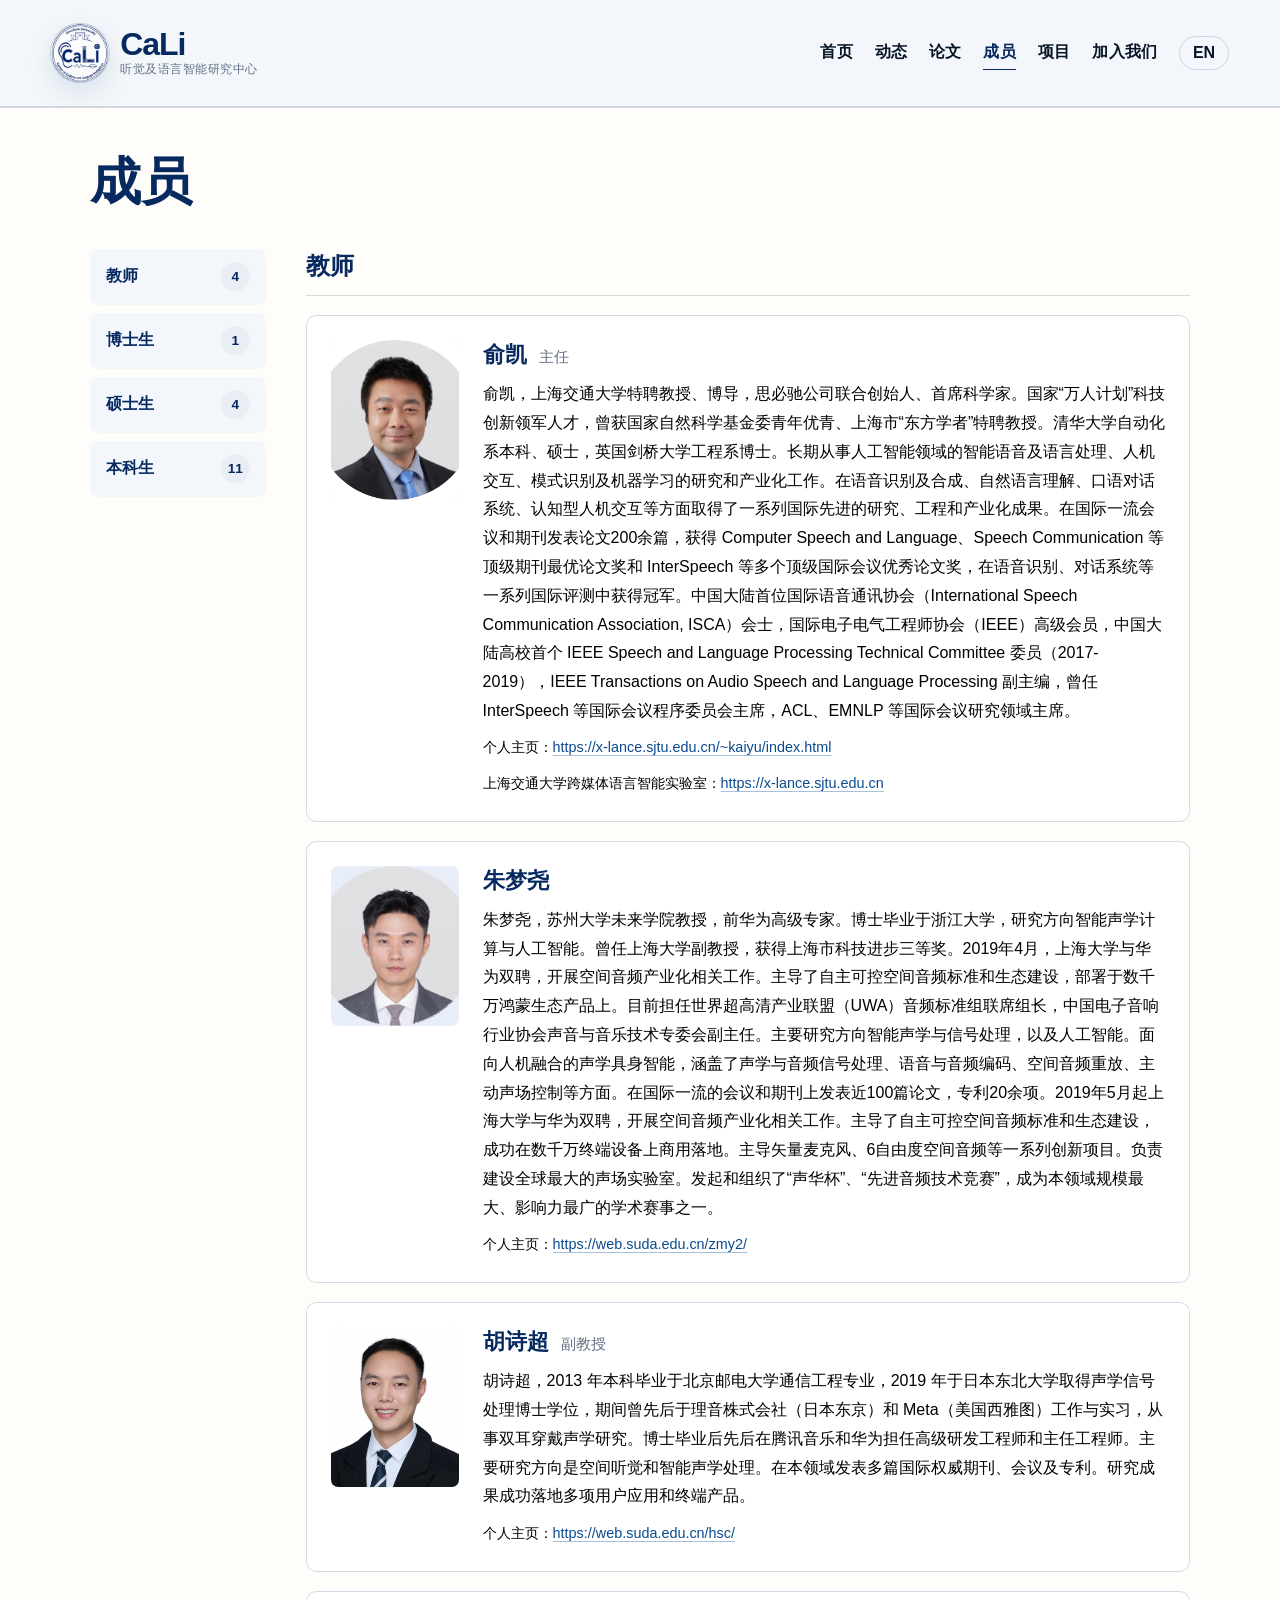
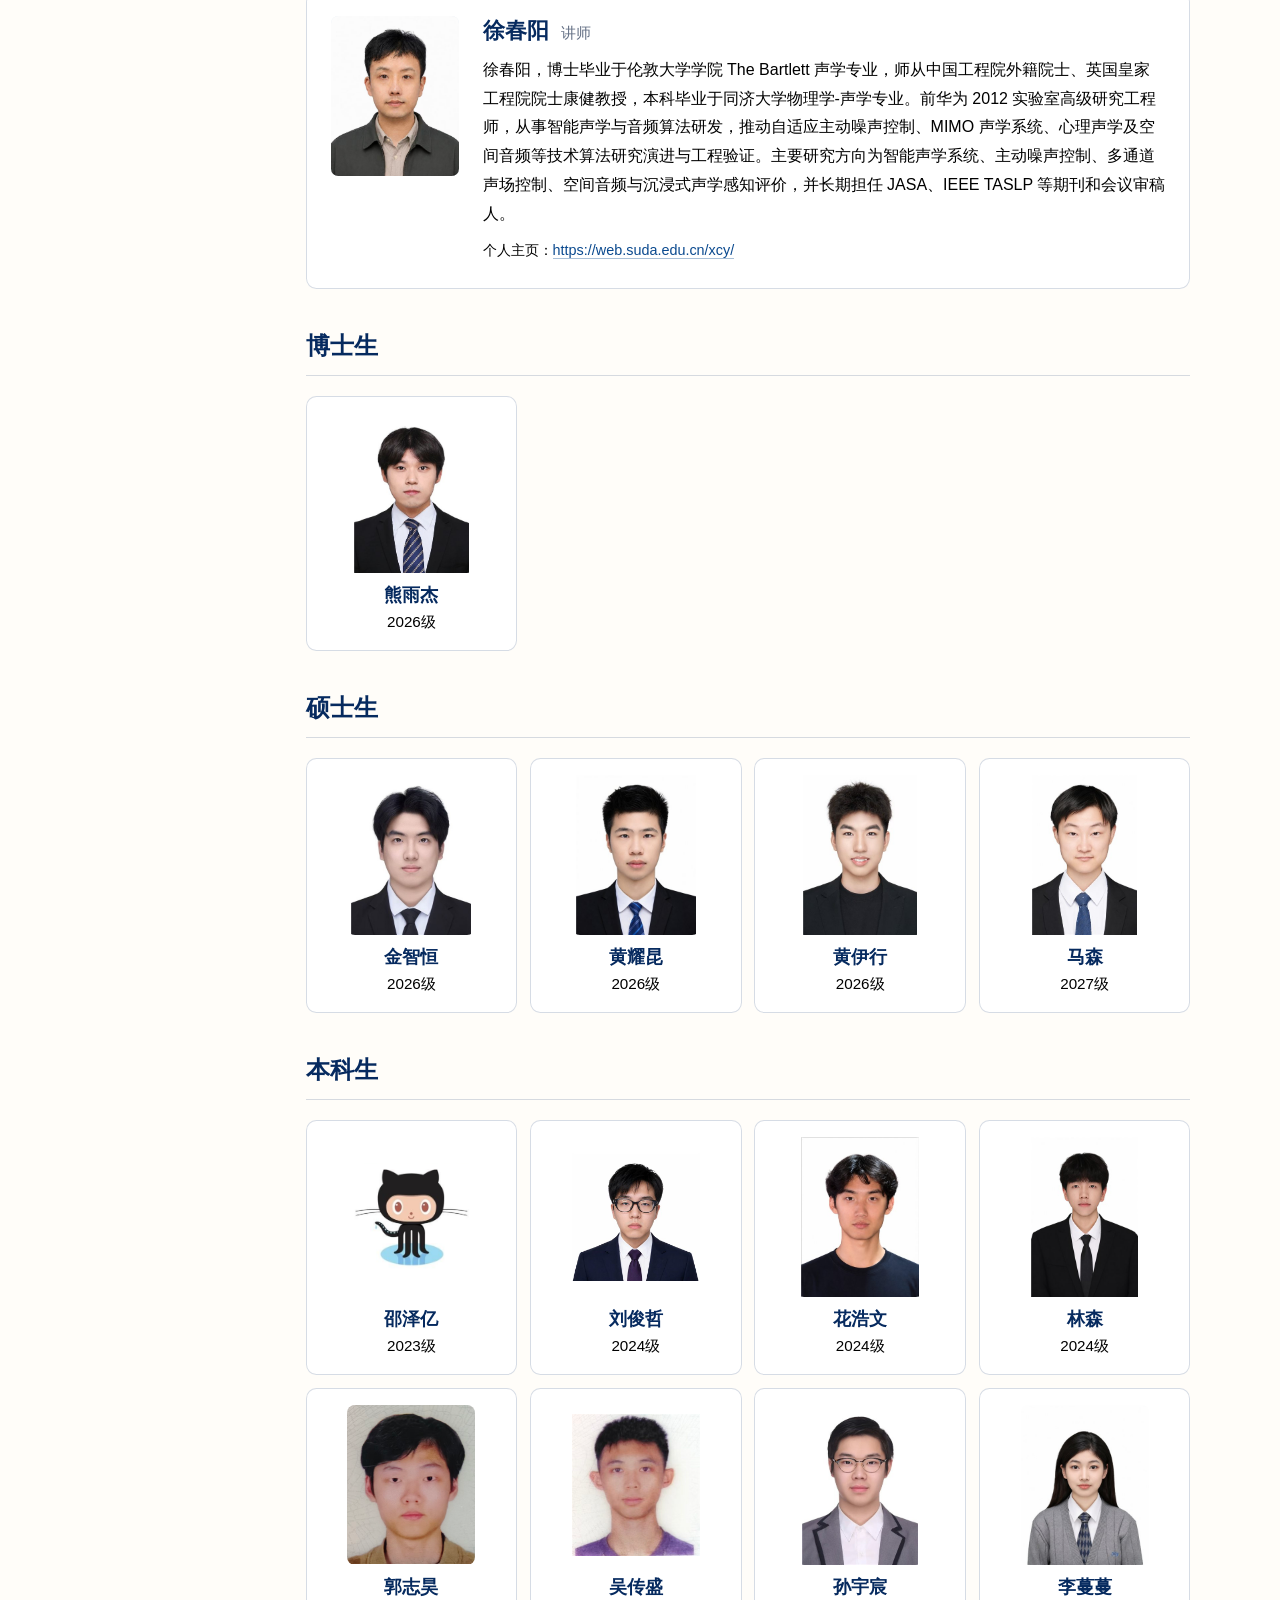
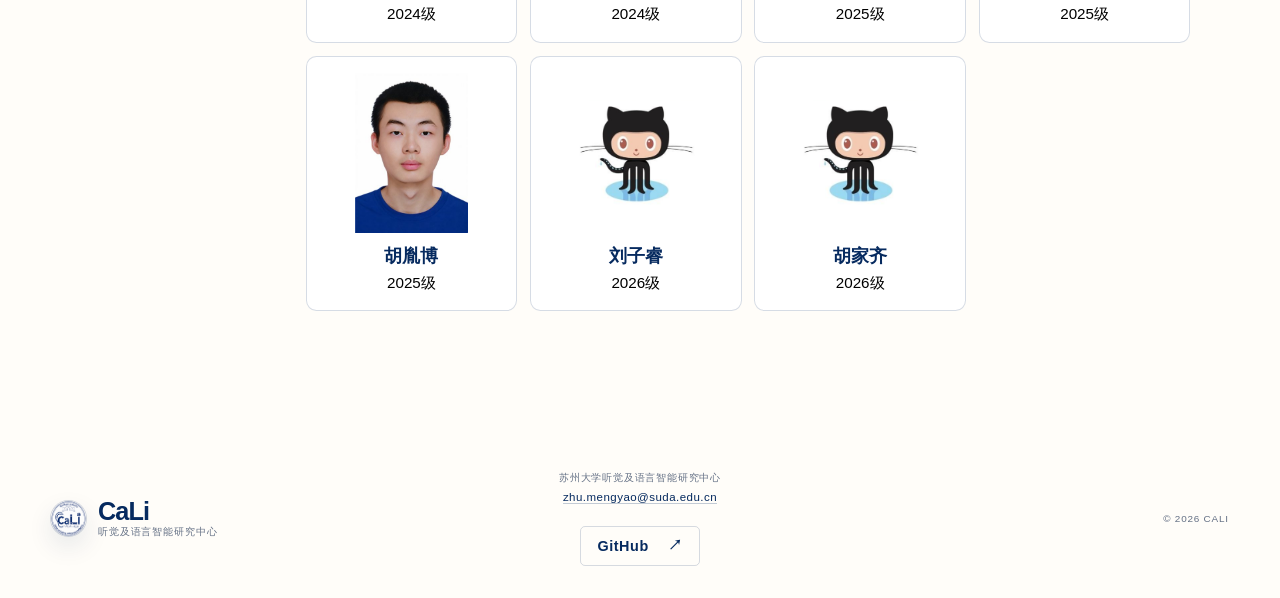
<file: members.html>
<!doctype html>
<html lang="zh-CN">
  <head>
    <meta charset="UTF-8" />
    <meta name="viewport" content="width=device-width, initial-scale=1.0" />
    <meta
      name="description"
      content="苏州大学听觉及语言智能研究中心，聚焦声音、听觉、语音、知识与认知的智能融合，建设创新科研与人才培养基地。"
    />
    <meta name="theme-color" content="#062a5f" />
    <meta property="og:title" content="CaLi | 苏州大学听觉及语言智能研究中心" />
    <meta
      property="og:description"
      content="从声音到理解和认知。"
    />
    <title>成员 | CaLi</title>
    <link rel="icon" type="image/png" href="assets/cali-center-logo-20260702.png" />
    <link rel="stylesheet" href="styles.css?v=20261103-manman-portrait" />
    <script src="script.js?v=20261124-roster" defer></script>
  </head>
  <body class="content-page members-page">
    <a class="skip-link" href="#main">Skip to content</a>

    <header class="site-header" id="top">
      <a class="brand" href="index.html" aria-label="CaLi home">
        <img class="brand-logo" src="assets/cali-center-logo-20260702.png" alt="CaLi logo" />
        <span>
          <strong>CaLi</strong>
          <small data-i18n="brand.affiliation">听觉及语言智能研究中心</small>
        </span>
      </a>

      <button class="menu-toggle" type="button" aria-expanded="false" aria-controls="site-nav">
        <span></span><span></span>
        <span class="sr-only">Open menu</span>
      </button>

      <nav class="site-nav" id="site-nav" aria-label="Primary navigation">
<a href="index.html" data-i18n="nav.home">首页</a>
<a href="news.html" data-i18n="nav.news">动态</a>
<a href="papers.html" data-i18n="nav.papers">论文</a>
<a href="members.html" aria-current="page" data-i18n="nav.team">成员</a>
<a href="projects.html" data-i18n="nav.projects">项目</a>
<a href="join.html" data-i18n="nav.partners">加入我们</a>
<button class="language-toggle" type="button" aria-label="Switch to English">EN</button></nav>
    </header>

    <main id="main">
<section class="team section" id="team">
<h1 class="members-heading" data-i18n="nav.team">成员</h1>
<div class="members-layout">
<nav class="team-directory" aria-label="团队分组">
<a href="#faculty"><span data-i18n="team.facultyGroup">教师</span><span class="member-count">4</span></a>
<a href="#graduates"><span data-i18n="members.doctoral">博士生</span><span class="member-count">1</span></a>
<a href="#masters"><span data-i18n="members.masters">硕士生</span><span class="member-count">4</span></a>
<a href="#undergraduates"><span data-i18n="team.undergraduateGroup">本科生</span><span class="member-count">11</span></a>
</nav>
<div class="members-content">
<div class="member-group-heading"><h2 data-i18n="team.facultyGroup" id="faculty">教师</h2></div>
 <div class="team-roster reveal">
          <article class="team-profile">
            <div class="team-person">
              <img class="team-photo" src="assets/yu-kai.png" alt="俞凯" />
            </div>
            <div class="team-bio"><div class="member-name-row">
              <h3 data-i18n="team.yuName">俞凯</h3>
              <p data-i18n="team.yuRole">主任</p></div>
              <p data-i18n="team.yuBio">俞凯，上海交通大学特聘教授、博导，思必驰公司联合创始人、首席科学家。国家“万人计划”科技创新领军人才，曾获国家自然科学基金委青年优青、上海市“东方学者”特聘教授。清华大学自动化系本科、硕士，英国剑桥大学工程系博士。长期从事人工智能领域的智能语音及语言处理、人机交互、模式识别及机器学习的研究和产业化工作。在语音识别及合成、自然语言理解、口语对话系统、认知型人机交互等方面取得了一系列国际先进的研究、工程和产业化成果。在国际一流会议和期刊发表论文200余篇，获得 Computer Speech and Language、Speech Communication 等顶级期刊最优论文奖和 InterSpeech 等多个顶级国际会议优秀论文奖，在语音识别、对话系统等一系列国际评测中获得冠军。中国大陆首位国际语音通讯协会（International Speech Communication Association, ISCA）会士，国际电子电气工程师协会（IEEE）高级会员，中国大陆高校首个 IEEE Speech and Language Processing Technical Committee 委员（2017-2019），IEEE Transactions on Audio Speech and Language Processing 副主编，曾任 InterSpeech 等国际会议程序委员会主席，ACL、EMNLP 等国际会议研究领域主席。</p>
              <p class="team-links"><span data-i18n="team.homepage">个人主页：</span><a href="https://x-lance.sjtu.edu.cn/~kaiyu/index.html" target="_blank" rel="noreferrer">https://x-lance.sjtu.edu.cn/~kaiyu/index.html</a></p>
              <p class="team-links"><span data-i18n="team.labLink">上海交通大学跨媒体语言智能实验室：</span><a href="https://x-lance.sjtu.edu.cn" target="_blank" rel="noreferrer">https://x-lance.sjtu.edu.cn</a></p>
            </div>
          </article>

          <article class="team-profile">
            <div class="team-person">
              <img class="team-photo" src="assets/zhu-mengyao-20260702.png" alt="朱梦尧" />
            </div>
            <div class="team-bio"><div class="member-name-row">
              <h3 data-i18n="team.zhuName">朱梦尧</h3></div>
              <p data-i18n="team.zhuBio">朱梦尧，苏州大学未来学院教授，前华为高级专家。博士毕业于浙江大学，研究方向智能声学计算与人工智能。曾任上海大学副教授，获得上海市科技进步三等奖。2019年4月，上海大学与华为双聘，开展空间音频产业化相关工作。主导了自主可控空间音频标准和生态建设，部署于数千万鸿蒙生态产品上。目前担任世界超高清产业联盟（UWA）音频标准组联席组长，中国电子音响行业协会声音与音乐技术专委会副主任。主要研究方向智能声学与信号处理，以及人工智能。面向人机融合的声学具身智能，涵盖了声学与音频信号处理、语音与音频编码、空间音频重放、主动声场控制等方面。在国际一流的会议和期刊上发表近100篇论文，专利20余项。2019年5月起上海大学与华为双聘，开展空间音频产业化相关工作。主导了自主可控空间音频标准和生态建设，成功在数千万终端设备上商用落地。主导矢量麦克风、6自由度空间音频等一系列创新项目。负责建设全球最大的声场实验室。发起和组织了“声华杯”、“先进音频技术竞赛”，成为本领域规模最大、影响力最广的学术赛事之一。</p>
              <p class="team-links"><span data-i18n="team.homepage">个人主页：</span><a href="https://web.suda.edu.cn/zmy2/" target="_blank" rel="noreferrer">https://web.suda.edu.cn/zmy2/</a></p>
            </div>
          </article>

          <article class="team-profile">
            <div class="team-person">
              <img class="team-photo" src="assets/hu-shichao-20260713-v2.jpg" alt="胡诗超" />
            </div>
            <div class="team-bio"><div class="member-name-row">
              <h3 data-i18n="team.huName">胡诗超</h3>
              <p data-i18n="team.huRole">副教授</p></div>
              <p data-i18n="team.huBio">胡诗超，2013 年本科毕业于北京邮电大学通信工程专业，2019 年于日本东北大学取得声学信号处理博士学位，期间曾先后于理音株式会社（日本东京）和 Meta（美国西雅图）工作与实习，从事双耳穿戴声学研究。博士毕业后先后在腾讯音乐和华为担任高级研发工程师和主任工程师。主要研究方向是空间听觉和智能声学处理。在本领域发表多篇国际权威期刊、会议及专利。研究成果成功落地多项用户应用和终端产品。</p>
              <p class="team-links"><span data-i18n="team.homepage">个人主页：</span><a href="https://web.suda.edu.cn/hsc/" target="_blank" rel="noopener noreferrer">https://web.suda.edu.cn/hsc/</a></p>
            </div>
          </article>

          <article class="team-profile">
            <div class="team-person">
              <img class="team-photo" src="assets/xu-chunyang-20260708.jpg" alt="徐春阳" />
            </div>
            <div class="team-bio"><div class="member-name-row">
              <h3 data-i18n="team.xuName">徐春阳</h3>
              <p data-i18n="team.xuRole">讲师</p></div>
              <p data-i18n="team.xuBio">徐春阳，博士毕业于伦敦大学学院 The Bartlett 声学专业，师从中国工程院外籍院士、英国皇家工程院院士康健教授，本科毕业于同济大学物理学-声学专业。前华为 2012 实验室高级研究工程师，从事智能声学与音频算法研发，推动自适应主动噪声控制、MIMO 声学系统、心理声学及空间音频等技术算法研究演进与工程验证。主要研究方向为智能声学系统、主动噪声控制、多通道声场控制、空间音频与沉浸式声学感知评价，并长期担任 JASA、IEEE TASLP 等期刊和会议审稿人。</p>
              <p class="team-links"><span data-i18n="team.homepage">个人主页：</span><a href="https://web.suda.edu.cn/xcy/" target="_blank" rel="noopener noreferrer">https://web.suda.edu.cn/xcy/</a></p>
            </div>
          </article>
        </div>
        <div class="student-members"><section class="student-group" aria-labelledby="graduates"><div class="student-group-heading member-group-heading"><h2 data-i18n="members.doctoral" id="graduates">博士生</h2></div><div class="student-grid"><article class="student-card"><img class="student-avatar" src="assets/students/xiong-yujie.jpg" loading="lazy" decoding="async" alt="" /><div><h4 data-i18n="members.doctoral.0">熊雨杰</h4><p data-i18n="members.year2026" class="student-year">2026级</p></div></article></div></section>
<section class="student-group" aria-labelledby="masters"><div class="student-group-heading member-group-heading"><h2 data-i18n="members.masters" id="masters">硕士生</h2></div><div class="student-grid"><article class="student-card"><img class="student-avatar" src="assets/students/jin-zhiheng.jpg" loading="lazy" decoding="async" alt="" /><div><h4 data-i18n="members.masters.0">金智恒</h4><p data-i18n="members.year2026" class="student-year">2026级</p></div></article>
<article class="student-card"><img class="student-avatar" src="assets/students/huang-yaokun.jpg" loading="lazy" decoding="async" alt="" /><div><h4 data-i18n="members.masters.1">黄耀昆</h4><p data-i18n="members.year2026" class="student-year">2026级</p></div></article>
<article class="student-card"><img class="student-avatar" src="assets/students/huang-yixing.jpg" loading="lazy" decoding="async" alt="" /><div><h4 data-i18n="members.masters.2">黄伊行</h4><p data-i18n="members.year2026" class="student-year">2026级</p></div></article>
<article class="student-card"><img class="student-avatar" src="assets/students/ma-sen.jpg" loading="lazy" decoding="async" alt="" /><div><h4 data-i18n="members.masters.3">马森</h4><p data-i18n="members.year2027" class="student-year">2027级</p></div></article></div></section>
<section class="student-group" aria-labelledby="undergraduates"><div class="student-group-heading member-group-heading"><h2 data-i18n="members.undergraduate" id="undergraduates">本科生</h2></div><div class="student-grid"><article class="student-card"><img class="student-avatar" src="assets/student-placeholder.png" alt="" /><div><h4 data-i18n="members.undergraduate.7">邵泽亿</h4><p data-i18n="members.year2023" class="student-year">2023级</p></div></article><article class="student-card"><img class="student-avatar" src="assets/students/liu-junzhe.jpg" loading="lazy" decoding="async" alt="" /><div><h4 data-i18n="members.undergraduate.0">刘俊哲</h4><p data-i18n="members.year2024" class="student-year">2024级</p></div></article>
<article class="student-card"><img class="student-avatar" src="assets/students/hua-haowen.jpg" loading="lazy" decoding="async" alt="" /><div><h4 data-i18n="members.undergraduate.1">花浩文</h4><p data-i18n="members.year2024" class="student-year">2024级</p></div></article>
<article class="student-card"><img class="student-avatar" src="assets/students/lin-sen.jpg" loading="lazy" decoding="async" alt="" /><div><h4 data-i18n="members.undergraduate.2">林森</h4><p data-i18n="members.year2024" class="student-year">2024级</p></div></article>
<article class="student-card"><img class="student-avatar" src="assets/students/guo-zhihao.jpg" loading="lazy" decoding="async" alt="" /><div><h4 data-i18n="members.undergraduate.3">郭志昊</h4><p data-i18n="members.year2024" class="student-year">2024级</p></div></article>
<article class="student-card"><img class="student-avatar" src="assets/students/wu-chuansheng.jpg" loading="lazy" decoding="async" alt="" /><div><h4 data-i18n="members.undergraduate.4">吴传盛</h4><p data-i18n="members.year2024" class="student-year">2024级</p></div></article>
<article class="student-card"><img class="student-avatar" src="assets/students/sun-yuchen.jpg" loading="lazy" decoding="async" alt="" /><div><h4 data-i18n="members.undergraduate.5">孙宇宸</h4><p data-i18n="members.year2025" class="student-year">2025级</p></div></article>
<article class="student-card"><img class="student-avatar" src="assets/students/li-manman.jpg" loading="lazy" decoding="async" alt="" /><div><h4 data-i18n="members.undergraduate.6">李蔓蔓</h4><p data-i18n="members.year2025" class="student-year">2025级</p></div></article>
<article class="student-card"><img class="student-avatar" src="assets/students/hu-yinbo.jpg" loading="lazy" decoding="async" alt="" /><div><h4 data-i18n="members.undergraduate.8">胡胤博</h4><p data-i18n="members.year2025" class="student-year">2025级</p></div></article>
<article class="student-card"><img class="student-avatar" src="assets/student-placeholder.png" loading="lazy" decoding="async" alt="" /><div><h4 data-i18n="members.undergraduate.liuZirui">刘子睿</h4><p data-i18n="members.year2026" class="student-year">2026级</p></div></article>
<article class="student-card"><img class="student-avatar" src="assets/student-placeholder.png" loading="lazy" decoding="async" alt="" /><div><h4 data-i18n="members.undergraduate.huJiaqi">胡家齐</h4><p data-i18n="members.year2026" class="student-year">2026级</p></div></article></div></section></div>
</div>
</div>
 </section>

      
</main>

    <footer class="site-footer">
      <a class="brand footer-brand" href="index.html" aria-label="CaLi home">
        <img class="brand-logo" src="assets/cali-center-logo-20260702.png" alt="CaLi logo" />
        <span><strong>CaLi</strong><small data-i18n="brand.affiliation">听觉及语言智能研究中心</small></span>
      </a>
      <div class="footer-contact">
        <p data-i18n="footer.copy">苏州大学听觉及语言智能研究中心</p>
        <a href="mailto:zhu.mengyao@suda.edu.cn">zhu.mengyao@suda.edu.cn</a>
        <div class="footer-social"><a class="footer-github" href="https://github.com/CaLi-Suda" target="_blank" rel="noopener noreferrer">GitHub <span aria-hidden="true">↗</span></a></div>
      </div>
      <p>© <span id="year"></span> CaLi</p>
    </footer>
  </body>
</html>
</file>
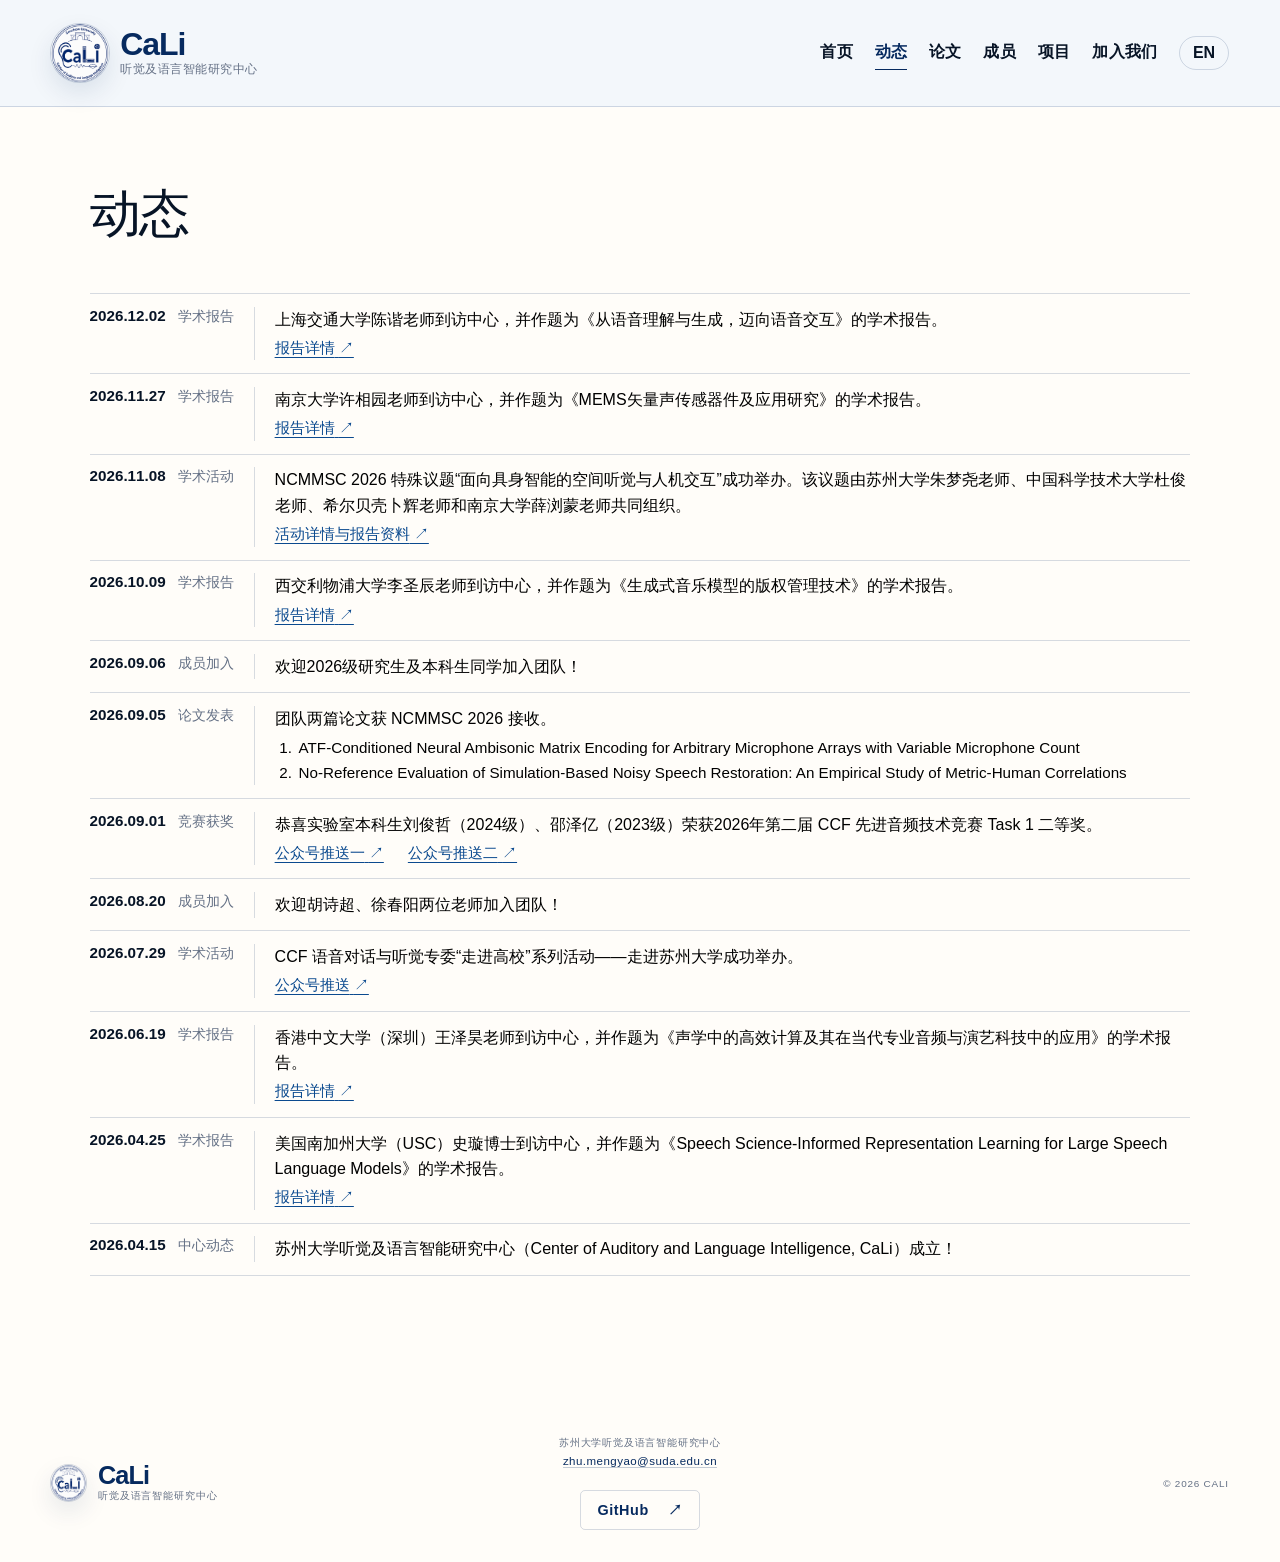
<file: news.html>
<!doctype html>
<html lang="zh-CN">
  <head>
    <meta charset="UTF-8" />
    <meta name="viewport" content="width=device-width, initial-scale=1.0" />
    <meta
      name="description"
      content="苏州大学听觉及语言智能研究中心，聚焦声音、听觉、语音、知识与认知的智能融合，建设创新科研与人才培养基地。"
    />
    <meta name="theme-color" content="#062a5f" />
    <meta property="og:title" content="CaLi | 苏州大学听觉及语言智能研究中心" />
    <meta
      property="og:description"
      content="从声音到理解和认知。"
    />
    <title>动态 | CaLi</title>
    <link rel="icon" type="image/png" href="assets/cali-center-logo-20260702.png" />
    <link rel="stylesheet" href="styles.css?v=20261102-papers-page" />
    <script src="script.js?v=20261124-talks" defer></script>
  </head>
  <body class="content-page">
    <a class="skip-link" href="#main">Skip to content</a>

    <header class="site-header" id="top">
      <a class="brand" href="index.html" aria-label="CaLi home">
        <img class="brand-logo" src="assets/cali-center-logo-20260702.png" alt="CaLi logo" />
        <span>
          <strong>CaLi</strong>
          <small data-i18n="brand.affiliation">听觉及语言智能研究中心</small>
        </span>
      </a>

      <button class="menu-toggle" type="button" aria-expanded="false" aria-controls="site-nav">
        <span></span><span></span>
        <span class="sr-only">Open menu</span>
      </button>

      <nav class="site-nav" id="site-nav" aria-label="Primary navigation">
<a href="index.html" data-i18n="nav.home">首页</a>
<a href="news.html" aria-current="page" data-i18n="nav.news">动态</a>
<a href="papers.html" data-i18n="nav.papers">论文</a>
<a href="members.html" data-i18n="nav.team">成员</a>
<a href="projects.html" data-i18n="nav.projects">项目</a>
<a href="join.html" data-i18n="nav.partners">加入我们</a>
<button class="language-toggle" type="button" aria-label="Switch to English">EN</button></nav>
    </header>

    <main id="main">
<section class="news section" id="news" aria-labelledby="news-title">
  <div class="section-heading news-page-heading">
    <h2 data-i18n="nav.news" id="news-title">动态</h2>
  </div>
  <div class="news-list">
    <article class="news-item">
      <div class="news-meta"><time datetime="2026-12-02">2026.12.02</time><span data-i18n="news.talkCategory" class="news-category">学术报告</span></div>
      <div class="news-content"><p data-i18n="news.chenAnTalk">上海交通大学陈谐老师到访中心，并作题为《从语音理解与生成，迈向语音交互》的学术报告。</p><div class="news-links"><a href="https://future.suda.edu.cn/0d/e3/c30838a724451/page.htm" target="_blank" rel="noopener noreferrer"><span data-i18n="news.reportDetails">报告详情</span> <span aria-hidden="true">↗</span></a></div></div>
    </article>
    <article class="news-item">
      <div class="news-meta"><time datetime="2026-11-27">2026.11.27</time><span data-i18n="news.talkCategory" class="news-category">学术报告</span></div>
      <div class="news-content"><p data-i18n="news.xuXiangyuanTalk">南京大学许相园老师到访中心，并作题为《MEMS矢量声传感器件及应用研究》的学术报告。</p><div class="news-links"><a href="https://future.suda.edu.cn/0f/2a/c30838a724778/page.htm" target="_blank" rel="noopener noreferrer"><span data-i18n="news.reportDetails">报告详情</span> <span aria-hidden="true">↗</span></a></div></div>
    </article>
<article class="news-item"><div class="news-meta"><time datetime="2026-11-08">2026.11.08</time><span data-i18n="news.eventCategory" class="news-category">学术活动</span></div><div class="news-content"><p data-i18n="event.summary">NCMMSC 2026 特殊议题“面向具身智能的空间听觉与人机交互”成功举办。该议题由苏州大学朱梦尧老师、中国科学技术大学杜俊老师、希尔贝壳卜辉老师和南京大学薛浏蒙老师共同组织。</p><div class="news-links"><a href="news/ncmmsc2026.html" data-keep-lang><span data-i18n="event.details">活动详情与报告资料</span> ↗</a></div></div></article>

    <article class="news-item">
      <div class="news-meta"><time datetime="2026-10-09">2026.10.09</time><span data-i18n="news.talkCategory" class="news-category">学术报告</span></div>
      <div class="news-content"><p data-i18n="news.talkBody">西交利物浦大学李圣辰老师到访中心，并作题为《生成式音乐模型的版权管理技术》的学术报告。</p><div class="news-links"><a href="https://future.suda.edu.cn/e9/c2/c30838a715202/page.htm" target="_blank" rel="noopener noreferrer"><span data-i18n="news.reportDetails">报告详情</span> <span aria-hidden="true">↗</span></a></div></div>
    </article>
    <article class="news-item">
<div class="news-meta"><time datetime="2026-09-06">2026.09.06</time><span data-i18n="news.joinCategory" class="news-category">成员加入</span></div>
<div class="news-content"><p data-i18n="news.studentsWelcome">欢迎2026级研究生及本科生同学加入团队！</p></div>
</article>
<article class="news-item">
      <div class="news-meta"><time datetime="2026-09-05">2026.09.05</time><span data-i18n="news.paperCategory" class="news-category">论文发表</span></div>
      <div class="news-content">
      <p class="news-summary" data-i18n="news.paperTitle">团队两篇论文获 NCMMSC 2026 接收。</p>
      <ol class="news-paper-titles" lang="en"><li>ATF-Conditioned Neural Ambisonic Matrix Encoding for Arbitrary Microphone Arrays with Variable Microphone Count</li><li>No-Reference Evaluation of Simulation-Based Noisy Speech Restoration: An Empirical Study of Metric-Human Correlations</li></ol>
      </div>
    </article>
    <article class="news-item">
      <div class="news-meta"><time datetime="2026-09-01">2026.09.01</time><span data-i18n="news.awardCategory" class="news-category">竞赛获奖</span></div>
      <div class="news-content">
      <p data-i18n="news.awardBody" >恭喜实验室本科生刘俊哲（2024级）、邵泽亿（2023级）荣获2026年第二届 CCF 先进音频技术竞赛 Task 1 二等奖。</p>
<div class="news-links">
        <a href="https://mp.weixin.qq.com/s/qMTx48YOmyNHf2JC5YQfGw" target="_blank" rel="noopener noreferrer"><span data-i18n="news.wechatOne">公众号推送一</span> <span aria-hidden="true">↗</span></a>
        <a href="https://mp.weixin.qq.com/s/5FmagnbyhXnst5R9V67gig" target="_blank" rel="noopener noreferrer"><span data-i18n="news.wechatTwo">公众号推送二</span> <span aria-hidden="true">↗</span></a>
      </div></div>
    </article>
    <article class="news-item">
      <div class="news-meta"><time datetime="2026-08-20">2026.08.20</time><span data-i18n="news.joinCategory" class="news-category">成员加入</span></div>
      <div class="news-content"><p data-i18n="news.joinBody">欢迎胡诗超、徐春阳两位老师加入团队！</p></div>
    </article>
    <article class="news-item">
      <div class="news-meta"><time datetime="2026-07-29">2026.07.29</time><span data-i18n="news.visitCategory" class="news-category">学术活动</span></div>
      <div class="news-content"><p data-i18n="news.visitBody">CCF 语音对话与听觉专委“走进高校”系列活动——走进苏州大学成功举办。</p>
      <div class="news-links"><a href="https://mp.weixin.qq.com/s/vNNk7PK9uCTp7lOvDI13Lw" target="_blank" rel="noopener noreferrer"><span data-i18n="news.wechatPost">公众号推送</span> <span aria-hidden="true">↗</span></a></div></div>
    </article>
    <article class="news-item">
<div class="news-meta"><time datetime="2026-06-19">2026.06.19</time><span data-i18n="news.talkCategory" class="news-category">学术报告</span></div>
<div class="news-content"><p data-i18n="news.wangTalkBody">香港中文大学（深圳）王泽昊老师到访中心，并作题为《声学中的高效计算及其在当代专业音频与演艺科技中的应用》的学术报告。</p><div class="news-links"><a href="https://future.suda.edu.cn/ba/35/c30838a703029/page.htm" target="_blank" rel="noopener noreferrer"><span data-i18n="news.reportDetails">报告详情</span> <span aria-hidden="true">↗</span></a></div></div>
</article>
<article class="news-item">
<div class="news-meta"><time datetime="2026-04-25">2026.04.25</time><span data-i18n="news.talkCategory" class="news-category">学术报告</span></div>
<div class="news-content"><p data-i18n="news.shiTalkBody">美国南加州大学（USC）史璇博士到访中心，并作题为《Speech Science-Informed Representation Learning for Large Speech Language Models》的学术报告。</p><div class="news-links"><a href="https://future.suda.edu.cn/96/24/c30838a693796/page.htm" target="_blank" rel="noopener noreferrer"><span data-i18n="news.reportDetails">报告详情</span> <span aria-hidden="true">↗</span></a></div></div>
</article>
<article class="news-item">
      <div class="news-meta"><time datetime="2026-04-15">2026.04.15</time><span data-i18n="news.foundedCategory" class="news-category">中心动态</span></div>
      <div class="news-content"><p><span data-i18n="news.foundedPrefix">苏州大学听觉及语言智能研究中心（</span><span lang="en">Center of Auditory and Language Intelligence, CaLi</span><span data-i18n="news.foundedSuffix">）成立！</span></p></div>
    </article>
  </div>
</section>
      
</main>

    <footer class="site-footer">
      <a class="brand footer-brand" href="index.html" aria-label="CaLi home">
        <img class="brand-logo" src="assets/cali-center-logo-20260702.png" alt="CaLi logo" />
        <span><strong>CaLi</strong><small data-i18n="brand.affiliation">听觉及语言智能研究中心</small></span>
      </a>
      <div class="footer-contact">
        <p data-i18n="footer.copy">苏州大学听觉及语言智能研究中心</p>
        <a href="mailto:zhu.mengyao@suda.edu.cn">zhu.mengyao@suda.edu.cn</a>
        <div class="footer-social"><a class="footer-github" href="https://github.com/CaLi-Suda" target="_blank" rel="noopener noreferrer">GitHub <span aria-hidden="true">↗</span></a></div>
      </div>
      <p>© <span id="year"></span> CaLi</p>
    </footer>
  </body>
</html>
</file>
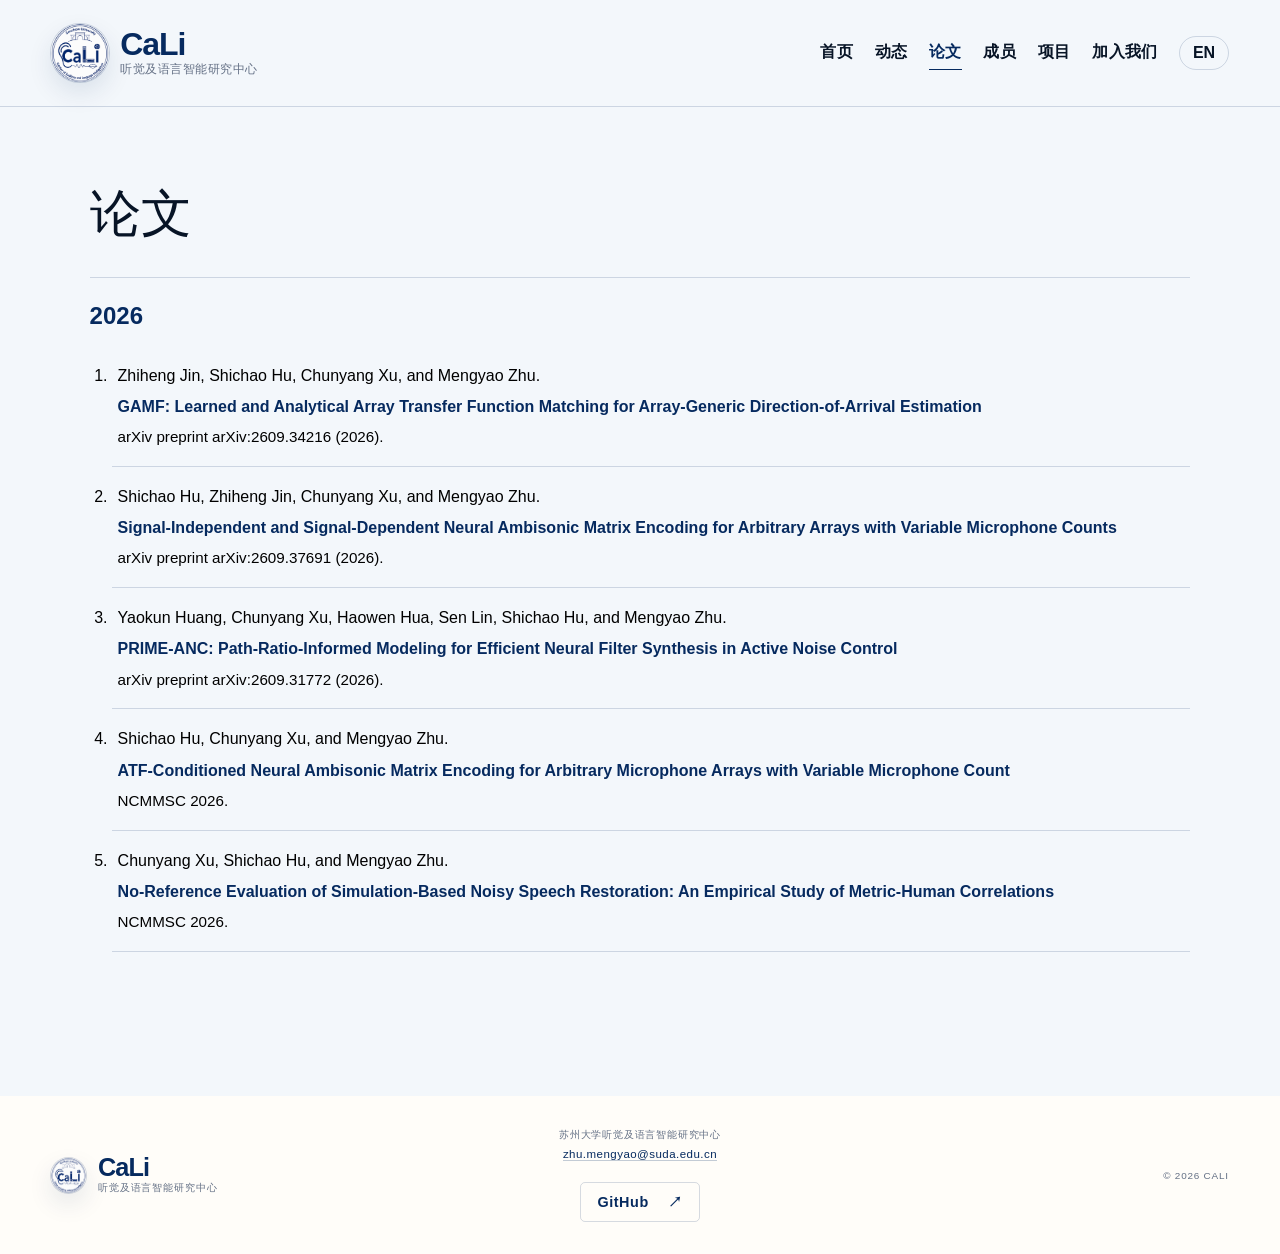
<file: papers.html>
<!doctype html>
<html lang="zh-CN">
  <head>
    <meta charset="UTF-8" />
    <meta name="viewport" content="width=device-width, initial-scale=1.0" />
    <meta
      name="description"
      content="苏州大学听觉及语言智能研究中心，聚焦声音、听觉、语音、知识与认知的智能融合，建设创新科研与人才培养基地。"
    />
    <meta name="theme-color" content="#062a5f" />
    <meta property="og:title" content="CaLi | 苏州大学听觉及语言智能研究中心" />
    <meta
      property="og:description"
      content="从声音到理解和认知。"
    />
    <title>论文 | CaLi</title>
    <link rel="icon" type="image/png" href="assets/cali-center-logo-20260702.png" />
    <link rel="stylesheet" href="styles.css?v=20261102-publications" />
    <script src="script.js?v=20261102-papers-page" defer></script>
  </head>
  <body class="content-page">
    <a class="skip-link" href="#main">Skip to content</a>

    <header class="site-header" id="top">
      <a class="brand" href="index.html" aria-label="CaLi home">
        <img class="brand-logo" src="assets/cali-center-logo-20260702.png" alt="CaLi logo" />
        <span>
          <strong>CaLi</strong>
          <small data-i18n="brand.affiliation">听觉及语言智能研究中心</small>
        </span>
      </a>

      <button class="menu-toggle" type="button" aria-expanded="false" aria-controls="site-nav">
        <span></span><span></span>
        <span class="sr-only">Open menu</span>
      </button>

      <nav class="site-nav" id="site-nav" aria-label="Primary navigation">
<a href="index.html" data-i18n="nav.home">首页</a>
<a href="news.html" data-i18n="nav.news">动态</a>
<a href="papers.html" aria-current="page" data-i18n="nav.papers">论文</a>
<a href="members.html" data-i18n="nav.team">成员</a>
<a href="projects.html" data-i18n="nav.projects">项目</a>
<a href="join.html" data-i18n="nav.partners">加入我们</a>
<button class="language-toggle" type="button" aria-label="Switch to English">EN</button></nav>
    </header>

    <main id="main">
 <section class="section papers-page" aria-labelledby="papers-title">
   <h1 id="papers-title" data-i18n="papers.title">论文</h1>
   <div class="publication-group"><h2>2026</h2>
   <ol class="publication-list" lang="en">
     <li><p class="publication-authors">Zhiheng Jin, Shichao Hu, Chunyang Xu, and Mengyao Zhu.</p><p class="publication-title">GAMF: Learned and Analytical Array Transfer Function Matching for Array-Generic Direction-of-Arrival Estimation</p><p class="publication-source">arXiv preprint arXiv:2609.34216 (2026).</p></li>
     <li><p class="publication-authors">Shichao Hu, Zhiheng Jin, Chunyang Xu, and Mengyao Zhu.</p><p class="publication-title">Signal-Independent and Signal-Dependent Neural Ambisonic Matrix Encoding for Arbitrary Arrays with Variable Microphone Counts</p><p class="publication-source">arXiv preprint arXiv:2609.37691 (2026).</p></li>
     <li><p class="publication-authors">Yaokun Huang, Chunyang Xu, Haowen Hua, Sen Lin, Shichao Hu, and Mengyao Zhu.</p><p class="publication-title">PRIME-ANC: Path-Ratio-Informed Modeling for Efficient Neural Filter Synthesis in Active Noise Control</p><p class="publication-source">arXiv preprint arXiv:2609.31772 (2026).</p></li>
     <li><p class="publication-authors">Shichao Hu, Chunyang Xu, and Mengyao Zhu.</p><p class="publication-title">ATF-Conditioned Neural Ambisonic Matrix Encoding for Arbitrary Microphone Arrays with Variable Microphone Count</p><p class="publication-source">NCMMSC 2026.</p></li>
     <li><p class="publication-authors">Chunyang Xu, Shichao Hu, and Mengyao Zhu.</p><p class="publication-title">No-Reference Evaluation of Simulation-Based Noisy Speech Restoration: An Empirical Study of Metric-Human Correlations</p><p class="publication-source">NCMMSC 2026.</p></li>
   </ol></div>
 </section>
</main>

    <footer class="site-footer">
      <a class="brand footer-brand" href="index.html" aria-label="CaLi home">
        <img class="brand-logo" src="assets/cali-center-logo-20260702.png" alt="CaLi logo" />
        <span><strong>CaLi</strong><small data-i18n="brand.affiliation">听觉及语言智能研究中心</small></span>
      </a>
      <div class="footer-contact">
        <p data-i18n="footer.copy">苏州大学听觉及语言智能研究中心</p>
        <a href="mailto:zhu.mengyao@suda.edu.cn">zhu.mengyao@suda.edu.cn</a>
        <div class="footer-social"><a class="footer-github" href="https://github.com/CaLi-Suda" target="_blank" rel="noopener noreferrer">GitHub <span aria-hidden="true">↗</span></a></div>
      </div>
      <p>© <span id="year"></span> CaLi</p>
    </footer>
  </body>
</html>
</file>
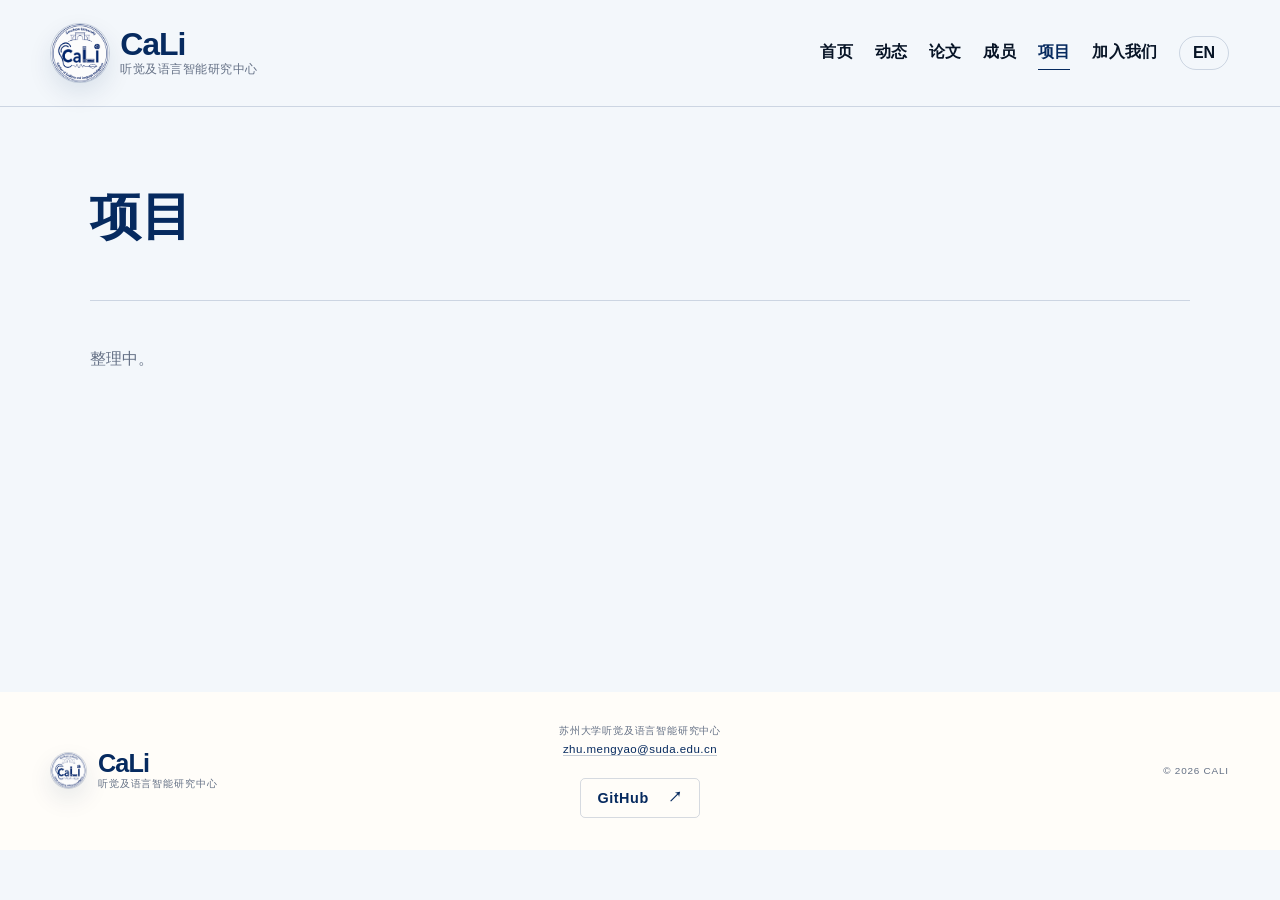
<file: projects.html>
<!doctype html>
<html lang="zh-CN">
  <head>
    <meta charset="UTF-8" />
    <meta name="viewport" content="width=device-width, initial-scale=1.0" />
    <meta
      name="description"
      content="苏州大学听觉及语言智能研究中心，聚焦声音、听觉、语音、知识与认知的智能融合，建设创新科研与人才培养基地。"
    />
    <meta name="theme-color" content="#062a5f" />
    <meta property="og:title" content="CaLi | 苏州大学听觉及语言智能研究中心" />
    <meta
      property="og:description"
      content="从声音到理解和认知。"
    />
    <title>项目 | CaLi</title>
    <link rel="icon" type="image/png" href="assets/cali-center-logo-20260702.png" />
    <link rel="stylesheet" href="styles.css?v=20261102-papers-page" />
    <script src="script.js?v=20261102-papers-page" defer></script>
  </head>
  <body class="content-page">
    <a class="skip-link" href="#main">Skip to content</a>

    <header class="site-header" id="top">
      <a class="brand" href="index.html" aria-label="CaLi home">
        <img class="brand-logo" src="assets/cali-center-logo-20260702.png" alt="CaLi logo" />
        <span>
          <strong>CaLi</strong>
          <small data-i18n="brand.affiliation">听觉及语言智能研究中心</small>
        </span>
      </a>

      <button class="menu-toggle" type="button" aria-expanded="false" aria-controls="site-nav">
        <span></span><span></span>
        <span class="sr-only">Open menu</span>
      </button>

      <nav class="site-nav" id="site-nav" aria-label="Primary navigation">
<a href="index.html" data-i18n="nav.home">首页</a>
<a href="news.html" data-i18n="nav.news">动态</a>
<a href="papers.html" data-i18n="nav.papers">论文</a>
<a href="members.html" data-i18n="nav.team">成员</a>
<a href="projects.html" aria-current="page" data-i18n="nav.projects">项目</a>
<a href="join.html" data-i18n="nav.partners">加入我们</a>
<button class="language-toggle" type="button" aria-label="Switch to English">EN</button></nav>
    </header>

    <main id="main">
<section class="section projects-page" aria-labelledby="projects-title"><div class="section-heading"><div><h1 id="projects-title" data-i18n="projects.title">项目</h1></div></div><div class="projects-intro"><p data-i18n="projects.pending">整理中。</p></div></section>
</main>

    <footer class="site-footer">
      <a class="brand footer-brand" href="index.html" aria-label="CaLi home">
        <img class="brand-logo" src="assets/cali-center-logo-20260702.png" alt="CaLi logo" />
        <span><strong>CaLi</strong><small data-i18n="brand.affiliation">听觉及语言智能研究中心</small></span>
      </a>
      <div class="footer-contact">
        <p data-i18n="footer.copy">苏州大学听觉及语言智能研究中心</p>
        <a href="mailto:zhu.mengyao@suda.edu.cn">zhu.mengyao@suda.edu.cn</a>
        <div class="footer-social"><a class="footer-github" href="https://github.com/CaLi-Suda" target="_blank" rel="noopener noreferrer">GitHub <span aria-hidden="true">↗</span></a></div>
      </div>
      <p>© <span id="year"></span> CaLi</p>
    </footer>
  </body>
</html>
</file>
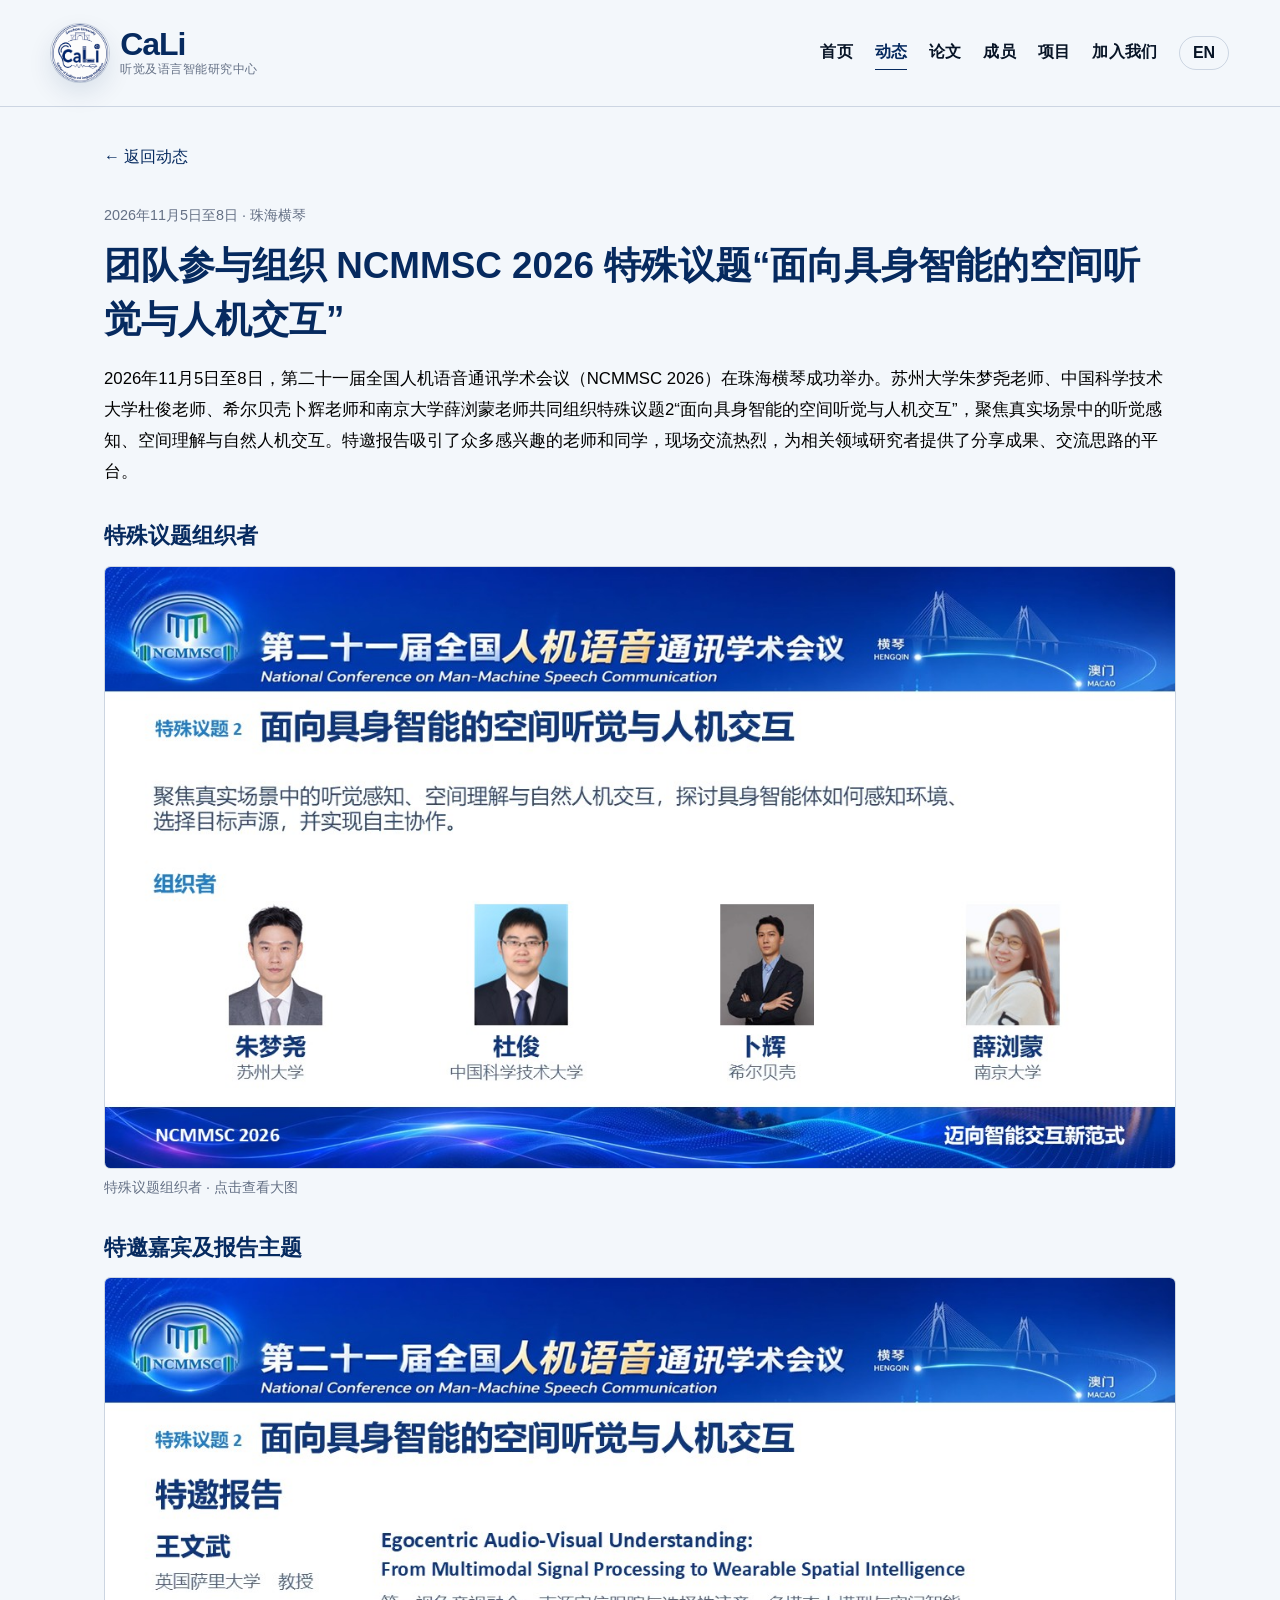
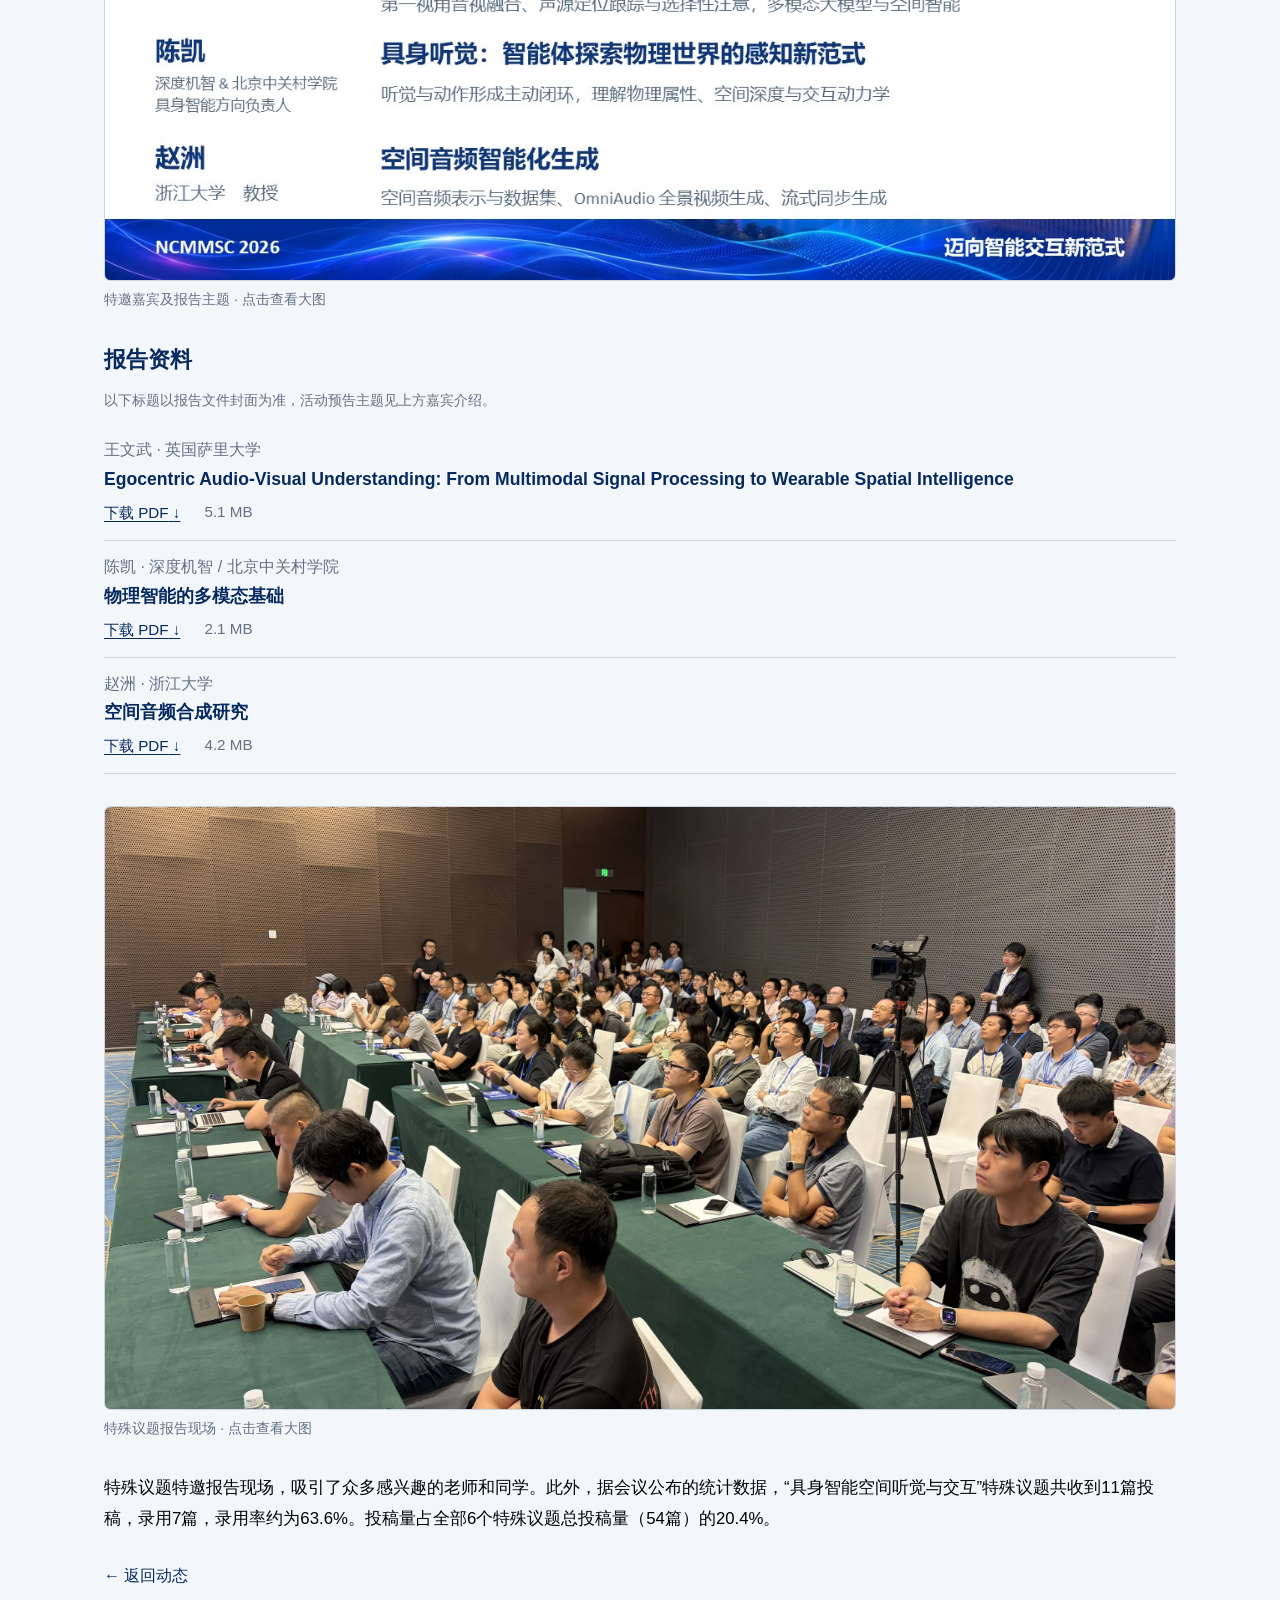
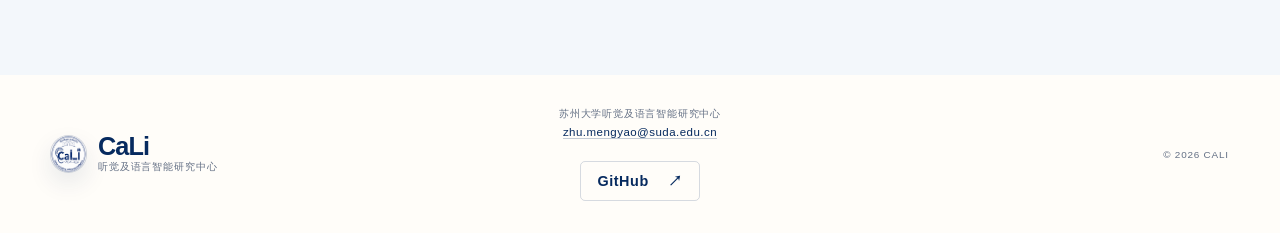
<file: news/ncmmsc2026.html>
<!doctype html>
<html lang="zh-CN">
  <head>
    <meta charset="UTF-8" />
    <meta name="viewport" content="width=device-width, initial-scale=1.0" />
    <meta
      name="description"
      content="苏州大学听觉及语言智能研究中心，聚焦声音、听觉、语音、知识与认知的智能融合，建设创新科研与人才培养基地。"
    />
    <meta name="theme-color" content="#062a5f" />
    <meta property="og:title" content="CaLi | 苏州大学听觉及语言智能研究中心" />
    <meta
      property="og:description"
      content="从声音到理解和认知。"
    />
    <title>NCMMSC 2026 特殊议题 | CaLi</title>
    <link rel="icon" type="image/png" href="../assets/cali-center-logo-20260702.png" />
    <link rel="stylesheet" href="../styles.css?v=20261110-ncmmsc" />
    <script src="../script.js?v=20261110-ncmmsc-stats" defer></script>
  </head>
  <body class="content-page">
    <a class="skip-link" href="#main">Skip to content</a>

    <header class="site-header" id="top">
      <a class="brand" href="../index.html" data-keep-lang aria-label="CaLi home">
        <img class="brand-logo" src="../assets/cali-center-logo-20260702.png" alt="CaLi logo" />
        <span>
          <strong>CaLi</strong>
          <small data-i18n="brand.affiliation">听觉及语言智能研究中心</small>
        </span>
      </a>

      <button class="menu-toggle" type="button" aria-expanded="false" aria-controls="site-nav">
        <span></span><span></span>
        <span class="sr-only">Open menu</span>
      </button>

      <nav class="site-nav" id="site-nav" aria-label="Primary navigation">
<a href="../index.html" data-i18n="nav.home">首页</a>
<a href="../news.html" aria-current="page" data-i18n="nav.news">动态</a>
<a href="../papers.html" data-i18n="nav.papers">论文</a>
<a href="../members.html" data-i18n="nav.team">成员</a>
<a href="../projects.html" data-i18n="nav.projects">项目</a>
<a href="../join.html" data-i18n="nav.partners">加入我们</a>
<button class="language-toggle" type="button" aria-label="Switch to English">EN</button></nav>
    </header>

    <main id="main" class="event-page"><article class="event-detail">
<a class="event-back" href="../news.html" data-keep-lang>← <span data-i18n="event.back">返回动态</span></a>
<header class="event-header"><p class="event-date"><span data-i18n="event.date">2026年11月5日至8日 · 珠海横琴</span></p><h1 data-i18n="event.title">团队参与组织 NCMMSC 2026 特殊议题“面向具身智能的空间听觉与人机交互”</h1></header>
<p class="event-lead" data-i18n="event.body">2026年11月5日至8日，第二十一届全国人机语音通讯学术会议（NCMMSC 2026）在珠海横琴成功举办。苏州大学朱梦尧老师、中国科学技术大学杜俊老师、希尔贝壳卜辉老师和南京大学薛浏蒙老师共同组织特殊议题2“面向具身智能的空间听觉与人机交互”，聚焦真实场景中的听觉感知、空间理解与自然人机交互。特邀报告吸引了众多感兴趣的老师和同学，现场交流热烈，为相关领域研究者提供了分享成果、交流思路的平台。</p>

<section><h2 data-i18n="event.organizers">特殊议题组织者</h2><figure><a href="ncmmsc2026/organizers.jpg" target="_blank" rel="noopener noreferrer"><img src="ncmmsc2026/organizers.jpg" alt="特殊议题组织者" loading="lazy" decoding="async" /></a><figcaption><span data-i18n="event.organizers">特殊议题组织者</span> · <span data-i18n="event.openImage">点击查看大图</span></figcaption></figure></section>
<section><h2 data-i18n="event.speakers">特邀嘉宾及报告主题</h2><figure><a href="ncmmsc2026/speakers.jpg" target="_blank" rel="noopener noreferrer"><img src="ncmmsc2026/speakers.jpg" alt="特邀嘉宾及报告主题" loading="lazy" decoding="async" /></a><figcaption><span data-i18n="event.speakers">特邀嘉宾及报告主题</span> · <span data-i18n="event.openImage">点击查看大图</span></figcaption></figure></section>
<section><h2 data-i18n="event.reports">报告资料</h2><p class="event-note" data-i18n="event.reportNote">以下标题以报告文件封面为准，活动预告主题见上方嘉宾介绍。</p><article class="event-report"><p class="event-speaker"><span data-i18n="event.wang">王文武 · 英国萨里大学</span></p><h3>Egocentric Audio-Visual Understanding: From Multimodal Signal Processing to Wearable Spatial Intelligence</h3><div class="event-links"><a href="ncmmsc2026/wenwu-wang-egocentric-audio-visual.pdf" download><span data-i18n="event.download">下载 PDF</span> ↓</a><span>5.1 MB</span></div></article>
<article class="event-report"><p class="event-speaker"><span data-i18n="event.chen">陈凯 · 深度机智 / 北京中关村学院</span></p><h3><span data-i18n="event.chenTitle">物理智能的多模态基础</span></h3><div class="event-links"><a href="ncmmsc2026/chen-kai-physical-intelligence.pdf" download><span data-i18n="event.download">下载 PDF</span> ↓</a><span>2.1 MB</span></div></article>
<article class="event-report"><p class="event-speaker"><span data-i18n="event.zhao">赵洲 · 浙江大学</span></p><h3><span data-i18n="event.zhaoTitle">空间音频合成研究</span></h3><div class="event-links"><a href="ncmmsc2026/zhao-zhou-spatial-audio.pdf" download><span data-i18n="event.download">下载 PDF</span> ↓</a><span>4.2 MB</span></div></article></section>
<section><figure><a href="ncmmsc2026/session.jpg" target="_blank" rel="noopener noreferrer"><img src="ncmmsc2026/session.jpg" alt="特殊议题报告现场" loading="lazy" decoding="async" /></a><figcaption><span data-i18n="event.scene">特殊议题报告现场</span> · <span data-i18n="event.openImage">点击查看大图</span></figcaption></figure></section>


<section class="event-statistics">
<p class="event-lead" data-i18n="event.statistics">特殊议题特邀报告现场，吸引了众多感兴趣的老师和同学。此外，据会议公布的统计数据，“具身智能空间听觉与交互”特殊议题共收到11篇投稿，录用7篇，录用率约为63.6%。投稿量占全部6个特殊议题总投稿量（54篇）的20.4%。</p>
</section>
<a class="event-back" href="../news.html" data-keep-lang>← <span data-i18n="event.back">返回动态</span></a>
</article></main>

    <footer class="site-footer">
      <a class="brand footer-brand" href="../index.html" data-keep-lang aria-label="CaLi home">
        <img class="brand-logo" src="../assets/cali-center-logo-20260702.png" alt="CaLi logo" />
        <span><strong>CaLi</strong><small data-i18n="brand.affiliation">听觉及语言智能研究中心</small></span>
      </a>
      <div class="footer-contact">
        <p data-i18n="footer.copy">苏州大学听觉及语言智能研究中心</p>
        <a href="mailto:zhu.mengyao@suda.edu.cn">zhu.mengyao@suda.edu.cn</a>
        <div class="footer-social"><a class="footer-github" href="https://github.com/CaLi-Suda" target="_blank" rel="noopener noreferrer">GitHub <span aria-hidden="true">↗</span></a></div>
      </div>
      <p>© <span id="year"></span> CaLi</p>
    </footer>
  </body>
</html>
</file>
<file: styles.css>
:root {
  --ink: #071426;
  --muted: #647085;
  --paper: #f3f7fb;
  --paper-deep: #e7eef7;
  --white: #fffdf9;
  --suda: #062a5f;
  --suda-bright: #0b4a8f;
  --line: rgba(6, 42, 95, 0.16);
  --brand-font: "Arial Black", "Aptos Black", "Avenir Next Heavy", "Microsoft YaHei UI", "Microsoft YaHei", sans-serif;
  --display: "Iowan Old Style", "Palatino Linotype", "Book Antiqua", Palatino, "Noto Serif SC", serif;
  --sans: Inter, "Avenir Next", Avenir, "Noto Sans SC", "Microsoft YaHei", sans-serif;
}

* {
  box-sizing: border-box;
}

html {
  scroll-behavior: smooth;
}

body {
  margin: 0;
  overflow-x: hidden;
  color: var(--ink);
  background: var(--paper);
  font-family: var(--sans);
  -webkit-font-smoothing: antialiased;
}

body.menu-open {
  overflow: hidden;
}

a {
  color: inherit;
  text-decoration: none;
}

button,
a {
  -webkit-tap-highlight-color: transparent;
}

button {
  font: inherit;
}

.skip-link {
  position: fixed;
  z-index: 100;
  top: 1rem;
  left: 1rem;
  padding: 0.7rem 1rem;
  background: var(--white);
  transform: translateY(-200%);
}

.skip-link:focus {
  transform: translateY(0);
}

.sr-only {
  position: absolute;
  width: 1px;
  height: 1px;
  padding: 0;
  margin: -1px;
  overflow: hidden;
  clip: rect(0, 0, 0, 0);
  white-space: nowrap;
  border: 0;
}

.site-header {
  position: absolute;
  z-index: 20;
  top: 0;
  left: 0;
  display: flex;
  width: 100%;
  align-items: center;
  justify-content: space-between;
  padding: 1.5rem clamp(1.25rem, 4vw, 4.5rem);
}

.brand {
  display: inline-flex;
  align-items: center;
  gap: 0.72rem;
}

.brand-mark {
  width: 2.6rem;
  height: 2.6rem;
  fill: none;
  stroke: currentColor;
  stroke-width: 2.25;
  stroke-linecap: round;
}

.brand-logo {
  width: 2.85rem;
  height: 2.85rem;
  border-radius: 50%;
  object-fit: cover;
  box-shadow:
    0 0 0 1px rgba(6, 42, 95, 0.16),
    0 0.65rem 1.6rem rgba(6, 42, 95, 0.11);
}

.brand > span {
  display: flex;
  flex-direction: column;
  gap: 0.05rem;
}

.brand strong {
  color: var(--suda);
  font-family: var(--brand-font);
  font-size: 1.58rem;
  font-weight: 900;
  line-height: 1;
  letter-spacing: -0.035em;
}

.brand small {
  color: var(--muted);
  font-size: 0.62rem;
  letter-spacing: 0.09em;
  text-transform: uppercase;
}

.site-nav {
  display: flex;
  align-items: center;
  gap: clamp(0.85rem, 1.7vw, 1.75rem);
}

.site-nav a {
  position: relative;
  padding: 0.4rem 0;
  font-size: 0.78rem;
  letter-spacing: 0.08em;
  text-transform: uppercase;
}

.site-nav a::after {
  position: absolute;
  bottom: 0;
  left: 0;
  width: 100%;
  height: 1px;
  background: var(--suda);
  content: "";
  transform: scaleX(0);
  transform-origin: right;
  transition: transform 240ms ease;
}

.site-nav a:hover::after,
.site-nav a:focus-visible::after {
  transform: scaleX(1);
  transform-origin: left;
}

.language-toggle {
  min-width: 3.1rem;
  padding: 0.45rem 0.7rem;
  border: 1px solid var(--line);
  border-radius: 999px;
  color: var(--ink);
  background: transparent;
  cursor: pointer;
  font-size: 0.75rem;
  transition: background 180ms ease, color 180ms ease;
}

.language-toggle:hover {
  color: var(--white);
  background: var(--suda);
}

.menu-toggle {
  display: none;
  border: 0;
  background: transparent;
}

.hero {
  position: relative;
  display: grid;
  min-height: 100svh;
  grid-template-columns: minmax(0, 1.08fr) minmax(24rem, 0.92fr);
  align-items: center;
  gap: clamp(2rem, 5vw, 7rem);
  overflow: hidden;
  padding: 8.5rem clamp(1.25rem, 7vw, 8rem) 6rem;
}

.hero::before {
  position: absolute;
  inset: 0;
  z-index: -2;
  background:
    linear-gradient(90deg, transparent 49.9%, rgba(6, 42, 95, 0.065) 50%, transparent 50.1%),
    linear-gradient(rgba(6, 42, 95, 0.04) 1px, transparent 1px);
  background-size: 100% 100%, 100% 6rem;
  content: "";
}

.hero::after {
  position: absolute;
  z-index: -1;
  top: -22vw;
  right: -12vw;
  width: 65vw;
  height: 65vw;
  border-radius: 50%;
  background: radial-gradient(circle, rgba(6, 42, 95, 0.16), rgba(6, 42, 95, 0) 68%);
  content: "";
}

.eyebrow,
.section-kicker {
  margin: 0 0 1.3rem;
  color: var(--suda);
  font-size: 0.72rem;
  font-weight: 650;
  letter-spacing: 0.16em;
  line-height: 1.5;
  text-transform: uppercase;
}

.hero .eyebrow {
  max-width: 38rem;
  margin-bottom: 1.2rem;
  font-size: clamp(1.22rem, 1.6vw, 1.62rem);
  font-weight: 800;
  letter-spacing: 0.075em;
  text-transform: none;
}

html[lang="en"] .hero .eyebrow {
  max-width: 44rem;
  font-size: clamp(0.88rem, 1vw, 1.05rem);
  letter-spacing: 0.12em;
  text-transform: uppercase;
}

.hero h1 {
  max-width: 12ch;
  margin: 0;
  font-family: var(--display);
  font-size: clamp(4.3rem, 8.7vw, 9.5rem);
  font-weight: 400;
  letter-spacing: -0.058em;
  line-height: 0.82;
}

.hero h1 span,
.hero h1 em {
  display: block;
}

.hero h1 em {
  margin-left: 0.18em;
  color: var(--suda);
  font-weight: 400;
}

html[lang="zh-CN"] .hero h1 {
  max-width: 8.6em;
  font-family: "Noto Serif SC", "Songti SC", var(--display);
  font-size: clamp(3.85rem, 6.9vw, 7.8rem);
  letter-spacing: -0.08em;
  line-height: 1.03;
}

html[lang="zh-CN"] .hero h1 em {
  margin-left: 0.24em;
}

html[lang="en"] .hero h1 {
  max-width: 14ch;
  font-size: clamp(3.35rem, 6.6vw, 7.4rem);
}

.hero-intro {
  max-width: 40rem;
  margin: 2.2rem 0 0;
  color: var(--muted);
  font-family: var(--display);
  font-size: clamp(1.15rem, 1.6vw, 1.45rem);
  line-height: 1.6;
}

.hero-actions {
  display: flex;
  flex-wrap: wrap;
  gap: 0.8rem;
  margin-top: 2.4rem;
}

.button {
  display: inline-flex;
  min-height: 3.3rem;
  align-items: center;
  justify-content: space-between;
  gap: 2rem;
  padding: 0.8rem 1.2rem;
  border: 1px solid var(--suda);
  border-radius: 2px;
  font-size: 0.78rem;
  font-weight: 650;
  letter-spacing: 0.04em;
  transition: color 200ms ease, background 200ms ease, transform 200ms ease;
}

.button:hover {
  transform: translateY(-2px);
}

.button-primary {
  color: var(--white);
  background: var(--suda);
}

.button-primary:hover {
  background: var(--suda-bright);
}

.button-ghost {
  color: var(--suda);
}

.button-ghost:hover {
  color: var(--white);
  background: var(--suda);
}

.hero-visual {
  position: relative;
  aspect-ratio: 1;
  max-width: 43rem;
  border: 1px solid rgba(6, 42, 95, 0.2);
  border-radius: 50%;
  background:
    radial-gradient(circle at 48% 46%, rgba(255, 255, 255, 0.9) 0 28%, rgba(255, 255, 255, 0.15) 34%, transparent 58%),
    radial-gradient(circle at 50% 50%, rgba(6, 42, 95, 0.08), transparent 68%);
  box-shadow:
    inset 0 0 0 1px rgba(255, 255, 255, 0.62),
    0 2rem 5rem rgba(6, 42, 95, 0.12);
}

#sound-field {
  position: absolute;
  inset: -12%;
  width: 124%;
  height: 124%;
}

.visual-orbit {
  position: absolute;
  border: 1px solid rgba(6, 42, 95, 0.24);
  border-radius: 50%;
}

.orbit-one {
  inset: 15%;
  animation: orbit 18s linear infinite;
}

.orbit-one::after,
.orbit-two::after {
  position: absolute;
  top: 50%;
  left: -0.72rem;
  width: 1.35rem;
  height: 2px;
  border-radius: 999px;
  background: var(--suda);
  box-shadow: 0 0 0 0.32rem rgba(6, 42, 95, 0.08);
  content: "";
}

.orbit-two {
  inset: 30%;
  animation: orbit 12s linear infinite reverse;
}

.visual-core {
  position: absolute;
  inset: 31%;
  display: flex;
  align-items: center;
  justify-content: center;
  border-radius: 50%;
  overflow: hidden;
  color: var(--white);
  background: var(--white);
  box-shadow:
    0 1.5rem 4rem rgba(6, 42, 95, 0.22),
    0 0 0 0.45rem rgba(255, 255, 255, 0.72);
  flex-direction: column;
}

.visual-core img {
  width: 100%;
  height: 100%;
  border-radius: 50%;
  object-fit: cover;
}

.visual-core strong {
  font-family: var(--display);
  font-size: clamp(1.6rem, 3vw, 3.1rem);
  font-weight: 400;
  letter-spacing: 0.08em;
}

.visual-core span {
  opacity: 0.65;
  font-size: 0.54rem;
  letter-spacing: 0.16em;
  text-transform: uppercase;
}

.visual-label {
  position: absolute;
  z-index: 3;
  margin: 0;
  padding: 0.38rem 0.65rem;
  border: 1px solid rgba(6, 42, 95, 0.16);
  border-radius: 999px;
  color: var(--suda);
  background: rgba(255, 255, 255, 0.72);
  box-shadow: 0 0.65rem 1.4rem rgba(6, 42, 95, 0.08);
  font-size: 0.72rem;
  font-weight: 650;
  letter-spacing: 0.08em;
}

.label-a { top: 12%; left: 13%; }
.label-b { top: 20%; right: 7%; }
.label-c { right: 12%; bottom: 13%; }
.label-d { left: 10%; bottom: 19%; }

.hero-side-note {
  position: absolute;
  right: clamp(1.25rem, 3.5vw, 4rem);
  bottom: 50%;
  margin: 0;
  color: var(--muted);
  font-size: 0.6rem;
  letter-spacing: 0.13em;
  text-transform: uppercase;
  transform: translateX(50%) rotate(90deg);
}

.scroll-cue {
  position: absolute;
  bottom: 2rem;
  left: clamp(1.25rem, 7vw, 8rem);
  display: flex;
  align-items: center;
  gap: 1rem;
  color: var(--muted);
  font-size: 0.62rem;
  letter-spacing: 0.1em;
  text-transform: uppercase;
}

.scroll-cue i {
  position: relative;
  display: block;
  width: 3.5rem;
  height: 1px;
  overflow: hidden;
  background: var(--line);
}

.scroll-cue i::after {
  position: absolute;
  inset: 0;
  background: var(--suda);
  content: "";
  animation: scan 2s ease-in-out infinite;
}

.section {
  padding: clamp(5rem, 10vw, 10rem) clamp(1.25rem, 7vw, 8rem);
}

.section-index {
  color: var(--muted);
  font-size: 0.64rem;
  letter-spacing: 0.14em;
}

.statement {
  position: relative;
  display: grid;
  overflow: hidden;
  grid-template-columns: minmax(9rem, 0.3fr) minmax(0, 1fr);
  gap: 4rem;
  border-top: 1px solid var(--line);
  background:
    linear-gradient(115deg, rgba(6, 42, 95, 0.055) 0 1px, transparent 1px 21rem),
    linear-gradient(90deg, rgba(6, 42, 95, 0.035) 0 1px, transparent 1px 8rem),
    linear-gradient(0deg, rgba(6, 42, 95, 0.03) 0 1px, transparent 1px 8rem),
    var(--white);
}

.statement::before {
  position: absolute;
  inset: 0;
  content: "";
  pointer-events: none;
  background:
    linear-gradient(135deg, transparent 0 29%, rgba(6, 42, 95, 0.11) 29% 29.12%, transparent 29.12% 100%),
    linear-gradient(25deg, transparent 0 62%, rgba(11, 74, 143, 0.1) 62% 62.14%, transparent 62.14% 100%);
  opacity: 0.8;
}

.statement > * {
  position: relative;
  z-index: 1;
}

.statement > .section-index {
  color: var(--suda);
  font-size: clamp(1rem, 1.35vw, 1.35rem);
  font-weight: 700;
  letter-spacing: 0.1em;
}
.statement-content h2,
.section-heading h2,
.approach-intro h2 {
  margin: 0;
  font-family: var(--display);
  font-size: clamp(2.8rem, 5.4vw, 6.2rem);
  font-weight: 400;
  letter-spacing: -0.045em;
  line-height: 0.98;
}

.statement-content h2 {
  max-width: 18ch;
}

.statement-content > h2 {
  max-width: 42rem;
  color: var(--muted);
  font-family: var(--sans);
  font-size: clamp(1.2rem, 1.8vw, 1.9rem);
  font-weight: 500;
  letter-spacing: 0.01em;
  line-height: 1.55;
}

.statement-grid {
  max-width: 58rem;
  margin-top: 4rem;
  padding-top: 2rem;
  border-top: 1px solid var(--line);
}
.statement-grid p,
.approach-intro > div > p:last-child {
  margin: 0;
  color: var(--muted);
  font-size: clamp(1rem, 1.35vw, 1.16rem);
  line-height: 1.8;
}


html[lang="en"] .statement-grid p {
  font-size: clamp(0.92rem, 1.08vw, 1.02rem);
  line-height: 1.72;
}
.statement-highlight {
  padding: 0.08em 0.22em;
  border-radius: 0.2em;
  color: var(--suda);
  background: rgba(11, 74, 143, 0.1);
  box-shadow: inset 0 -0.08em 0 rgba(11, 74, 143, 0.28);
  font-weight: 700;
}
.research {
  position: relative;
  overflow: hidden;
  color: var(--white);
  background:
    linear-gradient(120deg, rgba(11, 74, 143, 0.14) 0 1px, transparent 1px 18rem),
    linear-gradient(90deg, rgba(182, 201, 232, 0.05) 0 1px, transparent 1px 7rem),
    linear-gradient(0deg, rgba(182, 201, 232, 0.045) 0 1px, transparent 1px 7rem),
    #0a2853;
}

.research::before {
  position: absolute;
  inset: 0;
  content: "";
  pointer-events: none;
  background:
    radial-gradient(circle at 17% 18%, rgba(182, 201, 232, 0.2) 0 0.28rem, transparent 0.3rem),
    radial-gradient(circle at 76% 22%, rgba(182, 201, 232, 0.16) 0 0.22rem, transparent 0.24rem),
    radial-gradient(circle at 88% 70%, rgba(182, 201, 232, 0.16) 0 0.24rem, transparent 0.26rem),
    linear-gradient(135deg, transparent 0 35%, rgba(182, 201, 232, 0.13) 35% 35.12%, transparent 35.12% 100%),
    linear-gradient(25deg, transparent 0 67%, rgba(182, 201, 232, 0.1) 67% 67.12%, transparent 67.12% 100%);
  opacity: 0.8;
}

.research > * {
  position: relative;
  z-index: 1;
}

.research .section-index,
.research .section-kicker {
  color: #c6d7f0;
}

.research .section-index {
  font-size: clamp(1rem, 1.35vw, 1.35rem);
  font-weight: 700;
  letter-spacing: 0.1em;
}

.research .section-index span {
  font-size: clamp(1.18rem, 1.85vw, 1.75rem);
}

.section-heading {
  display: grid;
  grid-template-columns: minmax(9rem, 0.3fr) minmax(0, 1fr);
  gap: 4rem;
}

.section-heading h2 {
  max-width: 13ch;
}

.research .section-heading h2 {
  max-width: 34rem;
  color: rgba(255, 255, 255, 0.78);
  font-family: var(--sans);
  font-size: clamp(1.2rem, 1.8vw, 1.9rem);
  font-weight: 500;
  letter-spacing: 0.01em;
  line-height: 1.55;
}

.approach-intro h2 {
  max-width: 42rem;
  color: var(--muted);
  font-family: var(--sans);
  font-size: clamp(1.2rem, 1.8vw, 1.9rem);
  font-weight: 500;
  letter-spacing: 0.01em;
  line-height: 1.55;
}

.research-list {
  display: grid;
  grid-template-columns: repeat(4, 1fr);
  margin-top: clamp(4rem, 8vw, 8rem);
  border-top: 1px solid rgba(255, 255, 255, 0.2);
}

.research-card {
  position: relative;
  min-height: 34rem;
  padding: 2rem clamp(1.2rem, 1.8vw, 2rem) 2.5rem;
  border-right: 1px solid rgba(255, 255, 255, 0.2);
  transition: background 300ms ease;
}

.research-card:last-child {
  border-right: 0;
}

.research-card:hover {
  background: #0d3975;
}

.card-number {
  color: #9fb8dc;
  font-size: 0.65rem;
  letter-spacing: 0.15em;
}

.card-icon {
  display: flex;
  height: 10rem;
  align-items: center;
  justify-content: center;
  margin: 2rem 0;
}

.wave-icon {
  gap: 0.5rem;
}

.wave-icon i {
  width: 2px;
  height: 2rem;
  background: #b6c9e8;
  animation: equalize 1.3s ease-in-out infinite alternate;
}

.wave-icon i:nth-child(2) { height: 4rem; animation-delay: -0.35s; }
.wave-icon i:nth-child(3) { height: 7rem; animation-delay: -0.7s; }
.wave-icon i:nth-child(4) { height: 4rem; animation-delay: -0.15s; }
.wave-icon i:nth-child(5) { height: 2rem; animation-delay: -0.5s; }

.language-icon {
  gap: 0.3rem;
  font-family: var(--display);
  font-size: 3rem;
}

.language-icon span {
  display: flex;
  width: 4.5rem;
  height: 4.5rem;
  align-items: center;
  justify-content: center;
  border: 1px solid rgba(255, 255, 255, 0.3);
  border-radius: 50%;
  margin-left: -0.8rem;
  background: rgba(255, 255, 255, 0.03);
}

.human-icon {
  position: relative;
}

.human-icon span {
  position: absolute;
  width: 5.4rem;
  height: 5.4rem;
  border: 1px solid #b6c9e8;
  border-radius: 50%;
}

.human-icon span:nth-child(2) { transform: translate(-2.3rem, 2rem); }
.human-icon span:nth-child(3) { transform: translate(2.3rem, 2rem); }

.compute-icon {
  display: grid;
  grid-template-columns: repeat(3, 1.25rem);
  grid-template-rows: repeat(3, 1.25rem);
  gap: 0.55rem;
}

.compute-icon span {
  border: 1px solid #b6c9e8;
  background: rgba(182, 201, 232, 0.08);
  animation: compute-pulse 2.4s ease-in-out infinite;
}

.compute-icon span:nth-child(2n) { animation-delay: -0.6s; }
.compute-icon span:nth-child(3n) { animation-delay: -1.2s; }
.compute-icon span:nth-child(5) { background: #b6c9e8; }

.research-card h3 {
  margin: 0 0 1rem;
  font-family: var(--display);
  font-size: clamp(2rem, 2.5vw, 3rem);
  font-weight: 400;
}

.research-card > p {
  min-height: 6.5rem;
  margin: 0;
  color: rgba(255, 255, 255, 0.66);
  font-size: 0.93rem;
  line-height: 1.7;
}

.research-card ul {
  display: flex;
  flex-wrap: wrap;
  gap: 0.45rem;
  padding: 0;
  margin: 1.6rem 0 0;
  list-style: none;
}

.research-card li {
  padding: 0.38rem 0.6rem;
  border: 1px solid rgba(255, 255, 255, 0.22);
  border-radius: 999px;
  color: rgba(255, 255, 255, 0.68);
  font-size: 0.62rem;
  letter-spacing: 0.04em;
}

.team {
  padding-top: clamp(4.5rem, 7vw, 7rem);
  border-top: 1px solid var(--line);
  background: var(--white);
}

.team .section-index {
  color: var(--suda);
  font-size: clamp(1rem, 1.35vw, 1.35rem);
  font-weight: 700;
  letter-spacing: 0.1em;
}

.team .section-index span {
  font-size: clamp(1.18rem, 1.85vw, 1.75rem);
}

.team .section-kicker {
  font-size: clamp(0.95rem, 1.35vw, 1.3rem);
  font-weight: 800;
  letter-spacing: 0.12em;
}

.team .section-heading h2 {
  max-width: 58rem;
}

.team .section-heading .team-statement {
  max-width: 42rem;
  color: var(--muted);
  font-family: var(--sans);
  font-size: clamp(1.2rem, 1.8vw, 1.9rem);
  font-weight: 500;
  letter-spacing: 0.01em;
  line-height: 1.55;
}

.team-roster {
  display: grid;
  gap: clamp(4rem, 7vw, 6.5rem);
  margin-top: clamp(3.5rem, 6vw, 6rem);
}

.team-profile {
  display: grid;
  grid-template-columns: minmax(13rem, 0.22fr) minmax(0, 1fr);
  gap: clamp(2.2rem, 5vw, 5rem);
  align-items: center;
  padding-bottom: clamp(3rem, 5vw, 4.5rem);
  border-bottom: 1px solid var(--line);
}

.team-profile:last-child {
  padding-bottom: 0;
  border-bottom: 0;
}

.team-person {
  display: grid;
  justify-items: center;
  text-align: center;
}

.team-photo {
  width: clamp(10.5rem, 17vw, 18rem);
  aspect-ratio: 1;
  border-radius: 50%;
  object-fit: cover;
  background: var(--paper-deep);
  box-shadow: 0 1rem 2.5rem rgba(6, 42, 95, 0.1);
}

.team-person h3 {
  margin: 1.5rem 0 0;
  color: var(--ink);
  font-family: "Noto Serif SC", var(--display);
  font-size: clamp(1.8rem, 3vw, 3.1rem);
  font-weight: 500;
  letter-spacing: -0.04em;
  line-height: 1.08;
}

.team-person p {
  margin: 0.35rem 0 0;
  color: var(--ink);
  font-size: clamp(1.05rem, 1.4vw, 1.35rem);
  letter-spacing: 0.02em;
}

.team-bio {
  min-width: 0;
  color: #243951;
  font-size: clamp(0.9rem, 1.03vw, 1.02rem);
  line-height: 1.85;
}

.team-bio p {
  margin: 0;
}

.team-bio a {
  color: var(--suda-bright);
  border-bottom: 1px solid rgba(11, 74, 143, 0.35);
  overflow-wrap: anywhere;
}

.team-links {
  margin-top: 0.25rem !important;
}

.team-title-line {
  margin-bottom: 1.5rem !important;
  color: var(--suda);
  font-size: clamp(1.35rem, 2vw, 2rem);
  font-weight: 750;
  line-height: 1.3;
}

.team-facts {
  display: grid;
  gap: 0.35rem;
  margin: 0 0 1.4rem;
}

.team-facts div {
  display: flex;
  gap: 0.6rem;
}

.team-facts dt,
.team-facts dd {
  margin: 0;
}

.team-facts dt::after {
  content: "：";
}

.team-honors {
  display: grid;
  gap: 0.25rem;
  padding: 0;
  margin: 0 0 2rem;
  list-style: none;
}

.team-honors li::before {
  content: "•";
  margin-right: 0.25rem;
  color: var(--suda);
  font-weight: 900;
}

.team-bio h4 {
  margin: 2rem 0 0.55rem;
  color: var(--ink);
  font-size: clamp(1.05rem, 1.35vw, 1.3rem);
  font-weight: 750;
}

.team-photo-placeholder {
  display: flex;
  align-items: center;
  justify-content: center;
  color: rgba(6, 42, 95, 0.55);
  background:
    linear-gradient(145deg, rgba(255, 255, 255, 0.92), rgba(231, 238, 247, 0.75)),
    radial-gradient(circle at 70% 18%, rgba(11, 74, 143, 0.16), transparent 38%);
  font-family: "Noto Serif SC", var(--display);
  font-size: clamp(3rem, 6vw, 5.5rem);
}

.team-profile-empty {
  align-items: center;
  opacity: 0.82;
}

.team-pending {
  color: var(--muted);
  font-size: clamp(1.2rem, 1.8vw, 1.8rem);
}

.industry-mentors {
  margin-top: clamp(4rem, 7vw, 6.5rem);
  padding-top: clamp(3rem, 5vw, 4.5rem);
  border-top: 1px solid var(--line);
}

.industry-heading {
  display: grid;
  grid-template-columns: minmax(9rem, 0.22fr) minmax(0, 1fr);
  gap: clamp(2rem, 5vw, 5rem);
  align-items: end;
  margin-bottom: clamp(2.2rem, 4vw, 3.6rem);
}

.industry-heading .section-kicker {
  margin-bottom: 0;
}

.industry-heading h3 {
  margin: 0;
  color: var(--suda);
  font-family: var(--sans);
  font-size: clamp(0.95rem, 1.35vw, 1.3rem);
  font-weight: 800;
  letter-spacing: 0.12em;
  line-height: 1.25;
}

.mentor-grid {
  display: grid;
  grid-template-columns: repeat(2, minmax(0, 1fr));
  gap: 1px;
  background: var(--line);
  border: 1px solid var(--line);
}

.mentor-card {
  display: grid;
  min-width: 0;
  grid-template-columns: 5.4rem minmax(0, 1fr);
  gap: 1rem;
  align-items: start;
  padding: clamp(1.1rem, 1.7vw, 1.5rem);
  background:
    linear-gradient(145deg, rgba(255, 255, 255, 0.96), rgba(243, 247, 251, 0.72));
}

.mentor-card img {
  width: 5.4rem;
  aspect-ratio: 1;
  border-radius: 50%;
  object-fit: cover;
  background: var(--paper-deep);
  box-shadow: 0 0.65rem 1.4rem rgba(6, 42, 95, 0.09);
}

.mentor-card h4 {
  margin: 0;
  color: var(--ink);
  font-family: "Noto Serif SC", var(--display);
  font-size: clamp(1.25rem, 1.55vw, 1.55rem);
  font-weight: 500;
  letter-spacing: -0.025em;
  line-height: 1.12;
}

.mentor-role {
  width: fit-content;
  margin: 0.42rem 0 0.65rem;
  padding: 0.16rem 0.48rem;
  border: 1px solid rgba(11, 74, 143, 0.16);
  color: var(--suda);
  background: rgba(11, 74, 143, 0.06);
  font-size: 0.72rem;
  font-weight: 700;
  line-height: 1.45;
}

.mentor-card p:not(.mentor-role) {
  margin: 0;
  color: var(--muted);
  font-size: clamp(0.82rem, 0.95vw, 0.92rem);
  line-height: 1.68;
}

.approach {
  position: relative;
  overflow: hidden;
  background:
    radial-gradient(circle at 18% 28%, rgba(11, 74, 143, 0.1), transparent 28%),
    radial-gradient(circle at 82% 70%, rgba(33, 123, 177, 0.12), transparent 30%),
    linear-gradient(135deg, rgba(231, 238, 247, 0.86), var(--paper-deep));
}

.approach::before,
.approach::after {
  position: absolute;
  inset: 0;
  pointer-events: none;
  content: "";
}

.approach::before {
  background:
    linear-gradient(90deg, rgba(6, 42, 95, 0.07) 1px, transparent 1px),
    linear-gradient(rgba(6, 42, 95, 0.055) 1px, transparent 1px),
    linear-gradient(35deg, transparent 0 45%, rgba(11, 74, 143, 0.13) 45% 45.12%, transparent 45.12% 100%),
    linear-gradient(145deg, transparent 0 58%, rgba(33, 123, 177, 0.12) 58% 58.12%, transparent 58.12% 100%);
  background-size: 5.5rem 5.5rem, 5.5rem 5.5rem, 100% 100%, 100% 100%;
  mask-image: linear-gradient(90deg, rgba(0, 0, 0, 0.72), rgba(0, 0, 0, 0.18));
}

.approach::after {
  background:
    radial-gradient(circle at 15% 30%, rgba(6, 42, 95, 0.28) 0 0.18rem, transparent 0.22rem),
    radial-gradient(circle at 31% 58%, rgba(33, 123, 177, 0.24) 0 0.15rem, transparent 0.2rem),
    radial-gradient(circle at 54% 24%, rgba(6, 42, 95, 0.22) 0 0.16rem, transparent 0.21rem),
    radial-gradient(circle at 77% 49%, rgba(33, 123, 177, 0.25) 0 0.18rem, transparent 0.23rem),
    radial-gradient(circle at 88% 74%, rgba(6, 42, 95, 0.2) 0 0.14rem, transparent 0.19rem);
}

.approach > * {
  position: relative;
  z-index: 1;
}
.approach-intro {
  display: grid;
  grid-template-columns: minmax(9rem, 0.3fr) minmax(0, 1fr);
  gap: 4rem;
}

.approach .section-index {
  color: var(--suda);
  font-size: clamp(1.08rem, 1.55vw, 1.55rem);
  font-weight: 750;
  letter-spacing: 0.1em;
}

.approach .section-index span {
  font-size: clamp(1.25rem, 2vw, 2rem);
}

.approach .section-kicker {
  font-size: clamp(1.02rem, 1.55vw, 1.48rem);
  font-weight: 800;
  letter-spacing: 0.13em;
}

.approach-intro h2 {
  margin-bottom: 2rem;
}

.approach-intro > div > p:last-child {
  max-width: 43rem;
}

.process {
  position: relative;
  display: grid;
  grid-template-columns: repeat(3, 1fr);
  gap: clamp(2rem, 6vw, 6rem);
  margin-top: clamp(5rem, 9vw, 9rem);
}

.process-line {
  position: absolute;
  top: 3rem;
  right: 16.66%;
  left: 16.66%;
  height: 1px;
  background: rgba(6, 42, 95, 0.28);
}

.process-line span {
  display: block;
  width: 33%;
  height: 100%;
  background: var(--suda);
  animation: process 5s ease-in-out infinite;
}

.process-step {
  position: relative;
  text-align: center;
}

.step-marker {
  position: relative;
  z-index: 1;
  display: flex;
  width: 6rem;
  height: 6rem;
  align-items: center;
  justify-content: center;
  border: 1px solid rgba(6, 42, 95, 0.35);
  border-radius: 50%;
  margin: 0 auto 1.5rem;
  color: var(--suda);
  background: var(--paper-deep);
  font-family: var(--display);
  font-size: 2rem;
}

.process-step > p {
  margin: 0 0 0.7rem;
  color: var(--suda);
  font-size: 0.62rem;
  letter-spacing: 0.16em;
}

.process-step h3 {
  margin: 0 0 0.8rem;
  font-family: var(--display);
  font-size: clamp(2rem, 3vw, 3rem);
  font-weight: 400;
}

.process-step > span {
  display: block;
  max-width: 19rem;
  margin: 0 auto;
  color: var(--muted);
  font-size: 0.9rem;
  line-height: 1.65;
}

.partners {
  padding-top: clamp(4.5rem, 7vw, 7rem);
  border-top: 1px solid var(--line);
  background: var(--paper);
}

.partners .section-index {
  color: var(--suda);
  font-size: clamp(1.08rem, 1.55vw, 1.55rem);
  font-weight: 750;
  letter-spacing: 0.1em;
}

.partners .section-index span {
  font-size: clamp(1.25rem, 2vw, 2rem);
}

.partners .section-kicker {
  font-size: clamp(1.02rem, 1.55vw, 1.48rem);
  font-weight: 800;
  letter-spacing: 0.13em;
}

.join-contact {
  margin-top: 28px;
  padding: clamp(20px, 3vw, 36px);
  border: 1px solid rgba(6, 42, 95, 0.18);
  background: rgba(255, 255, 255, 0.65);
}
.join-contact h2 { margin: 0 0 18px; font-size: 24px; color: #062a5f; }
.join-contact dl { margin: 0; color: #111; }
.join-contact dl > div { display: grid; grid-template-columns: 6em minmax(0, 1fr); gap: 12px; margin-top: 10px; line-height: 1.7; }
.join-contact dt { font-weight: 600; }
.join-contact dd { margin: 0; overflow-wrap: anywhere; }
.join-contact a { color: #062a5f; text-decoration: underline; text-underline-offset: 3px; }
@media (max-width: 480px) {
  .join-contact dl > div { grid-template-columns: 1fr; gap: 2px; margin-top: 14px; }
}

.join-card {
  position: relative;
  display: grid;
  grid-template-columns: minmax(0, 1fr) auto;
  gap: clamp(2rem, 5vw, 5rem);
  align-items: end;
  margin-top: clamp(3.5rem, 7vw, 6rem);
  padding: clamp(2rem, 4vw, 3.5rem);
  border: 1px solid rgba(6, 42, 95, 0.16);
  background:
    linear-gradient(120deg, rgba(255, 255, 255, 0.94), rgba(231, 238, 247, 0.72)),
    radial-gradient(circle at 92% 18%, rgba(11, 74, 143, 0.13), transparent 34%);
  box-shadow: 0 1.4rem 4rem rgba(6, 42, 95, 0.08);
}

.join-card::before {
  position: absolute;
  inset: 1rem;
  border: 1px solid rgba(6, 42, 95, 0.08);
  pointer-events: none;
  content: "";
}

.join-label {
  display: inline-flex;
  width: fit-content;
  align-items: center;
  padding: 0.38rem 0.72rem;
  border: 1px solid rgba(6, 42, 95, 0.16);
  color: var(--suda);
  background: rgba(255, 255, 255, 0.68);
  font-size: 0.72rem;
  font-weight: 750;
  letter-spacing: 0.12em;
}

.join-card h3 {
  max-width: 16ch;
  margin: 1.5rem 0 1rem;
  color: var(--ink);
  font-family: "Noto Serif SC", var(--display);
  font-size: clamp(2.1rem, 4vw, 4.8rem);
  font-weight: 500;
  letter-spacing: -0.055em;
  line-height: 1.06;
}

#partners .join-card h3 {
  max-width: 100%;
  font-size: clamp(1.5rem, 2.2vw, 2.25rem);
  line-height: 1.35;
  letter-spacing: -0.02em;
}

.join-card p {
  max-width: 48rem;
  margin: 0;
  color: var(--muted);
  font-size: clamp(1rem, 1.25vw, 1.12rem);
  line-height: 1.78;
}

.join-button {
  position: relative;
  z-index: 1;
  display: inline-flex;
  min-width: 11.5rem;
  align-items: center;
  justify-content: space-between;
  gap: 1rem;
  padding: 1rem 1.15rem 1rem 1.35rem;
  border: 1px solid rgba(6, 42, 95, 0.24);
  color: var(--suda);
  background: rgba(255, 255, 255, 0.76);
  font-size: 0.92rem;
  font-weight: 750;
  letter-spacing: 0.06em;
  transition: border-color 220ms ease, background 220ms ease, transform 220ms ease, box-shadow 220ms ease;
}

.join-button i {
  display: flex;
  width: 2.2rem;
  height: 2.2rem;
  align-items: center;
  justify-content: center;
  border-radius: 50%;
  color: var(--white);
  background: var(--suda);
  font-style: normal;
  line-height: 1;
}

.join-button:hover {
  border-color: rgba(6, 42, 95, 0.42);
  background: var(--white);
  box-shadow: 0 1rem 2.8rem rgba(6, 42, 95, 0.11);
  transform: translateY(-2px);
}
.site-footer {
  display: grid;
  grid-template-columns: 1fr auto 1fr;
  align-items: center;
  gap: 2rem;
  padding: 2rem clamp(1.25rem, 4vw, 4.5rem);
  background: var(--white);
}

.site-footer p {
  margin: 0;
  color: var(--muted);
  font-size: 0.62rem;
  letter-spacing: 0.08em;
  text-transform: uppercase;
}

.footer-contact {
  display: grid;
  gap: 0.35rem;
  justify-items: center;
  text-align: center;
}

.footer-contact a {
  color: var(--suda);
  font-size: 0.72rem;
  letter-spacing: 0.04em;
  border-bottom: 1px solid rgba(6, 42, 95, 0.24);
}

.site-footer > p:last-child {
  justify-self: end;
}

.footer-brand .brand-mark {
  width: 2rem;
  height: 2rem;
}

.footer-brand .brand-logo {
  width: 2.2rem;
  height: 2.2rem;
}

.reveal {
  opacity: 0;
  transform: translateY(1.5rem);
  transition: opacity 700ms ease, transform 700ms cubic-bezier(0.2, 0.65, 0.3, 1);
}

.reveal.is-visible {
  opacity: 1;
  transform: translateY(0);
}

.hero .reveal {
  opacity: 1;
  transform: none;
  transition: none;
  animation: hero-enter 750ms cubic-bezier(0.2, 0.65, 0.3, 1) both;
}

.hero .hero-intro { animation-delay: 90ms; }
.hero .hero-actions { animation-delay: 180ms; }

@keyframes orbit {
  to { transform: rotate(360deg); }
}

@keyframes hero-enter {
  from { opacity: 0; transform: translateY(1.25rem); }
  to { opacity: 1; transform: translateY(0); }
}

@keyframes scan {
  0% { transform: translateX(-105%); }
  55%, 100% { transform: translateX(105%); }
}

@keyframes equalize {
  to { transform: scaleY(0.35); }
}

@keyframes process {
  0%, 15% { transform: translateX(0); }
  45%, 60% { transform: translateX(100%); }
  90%, 100% { transform: translateX(200%); }
}

@keyframes compute-pulse {
  50% { opacity: 0.25; transform: scale(0.72); }
}

@media (max-width: 980px) {
  .hero {
    min-height: auto;
    grid-template-columns: 1fr;
    padding-top: 10rem;
  }

  .hero-copy {
    position: relative;
    z-index: 2;
  }

  .hero-visual {
    width: min(100%, 36rem);
    margin: 0 auto;
  }

  .hero-side-note {
    display: none;
  }

  .research-list {
    grid-template-columns: 1fr;
  }


  .research-card {
    display: grid;
    min-height: 0;
    grid-template-columns: 3rem 10rem 1fr;
    column-gap: 2rem;
    border-right: 0;
    border-bottom: 1px solid rgba(255, 255, 255, 0.2);
  }

  .research-card:last-child {
    border-bottom: 0;
  }

  .card-number { grid-column: 1; grid-row: 1 / 4; }
  .card-icon { grid-column: 2; grid-row: 1 / 4; margin: 0; }
  .research-card h3,
  .research-card > p,
  .research-card ul { grid-column: 3; }
  .research-card > p { min-height: auto; }
}

@media (max-width: 900px) {
  .site-header {
    position: absolute;
    padding: 1rem 1.25rem;
  }

  .menu-toggle {
    position: fixed;
    top: 1rem;
    right: 1.25rem;
    z-index: 22;
    display: flex;
    width: 2.8rem;
    height: 2.8rem;
    align-items: center;
    justify-content: center;
    border: 1px solid var(--line);
    border-radius: 50%;
    background: rgba(245, 241, 234, 0.88);
    backdrop-filter: blur(8px);
    cursor: pointer;
    flex-direction: column;
    gap: 0.45rem;
  }

  .menu-toggle span:not(.sr-only) {
    width: 1.5rem;
    height: 1px;
    background: currentColor;
    transition: transform 200ms ease;
  }

  .menu-toggle[aria-expanded="true"] span:first-child {
    transform: translateY(0.23rem) rotate(45deg);
  }

  .menu-toggle[aria-expanded="true"] span:nth-child(2) {
    transform: translateY(-0.23rem) rotate(-45deg);
  }

  .site-nav {
    position: fixed;
    z-index: 21;
    inset: 0;
    display: flex;
    visibility: hidden;
    align-items: flex-start;
    justify-content: center;
    padding: 7rem 2rem 2rem;
    opacity: 0;
    background: var(--paper);
    transition: opacity 200ms ease, visibility 200ms ease;
    flex-direction: column;
  }

  .site-nav.is-open {
    visibility: visible;
    opacity: 1;
  }

  .site-nav a {
    font-family: var(--display);
    font-size: 2.3rem;
    letter-spacing: -0.02em;
    text-transform: none;
  }

  .language-toggle {
    margin-top: 1rem;
  }

  .hero {
    gap: 3.5rem;
    padding: 8rem 1.25rem 5.5rem;
  }

  .hero h1 {
    max-width: 100%;
    font-size: clamp(3.15rem, 13.2vw, 4rem);
    letter-spacing: -0.045em;
  }

  html[lang="zh-CN"] .hero h1 {
    max-width: 100%;
    font-size: clamp(3.15rem, 11.8vw, 4.45rem);
    line-height: 1.05;
  }

  .hero h1 em {
    margin-left: 0;
  }

  .hero .eyebrow {
    max-width: 34ch;
    font-size: 0.94rem;
  }

  .hero-visual {
    width: 88vw;
  }

  .scroll-cue {
    display: none;
  }

  .section {
    padding: 5rem 1.25rem;
  }

  .statement,
  .section-heading,
  .approach-intro {
    grid-template-columns: 1fr;
    gap: 2rem;
  }

  .statement-grid {
    margin-top: 3rem;
  }

  .research-list {
    margin-top: 3rem;
  }

  .team-roster {
    gap: 3.5rem;
    margin-top: 3rem;
  }

  .team-profile {
    grid-template-columns: 1fr;
    gap: 1.5rem;
    align-items: start;
  }

  .team-person {
    justify-items: start;
    text-align: left;
  }

  .team-photo {
    width: min(62vw, 15rem);
  }

  .team-bio {
    font-size: 0.9rem;
    line-height: 1.72;
  }

  .team-facts div {
    flex-wrap: wrap;
  }


  .industry-heading {
    grid-template-columns: 1fr;
    gap: 0.8rem;
  }

  .mentor-grid {
    grid-template-columns: 1fr;
  }

  .mentor-card {
    grid-template-columns: 4.6rem minmax(0, 1fr);
  }

  .mentor-card img {
    width: 4.6rem;
  }  .research-card {
    display: block;
    padding: 2rem 0;
  }

  .card-icon {
    height: 9rem;
    margin: 1rem 0;
  }

  .research-card > p {
    max-width: 32rem;
  }

  .process {
    grid-template-columns: 1fr;
    gap: 3.5rem;
  }

  .process-line {
    display: none;
  }

  #sound-field {
    max-width: 100%;
  }
  .join-card {
    grid-template-columns: minmax(0, 1fr);
  }

  .join-card h3,
  .join-card p {
    max-width: 100%;
    min-width: 0;
    overflow-wrap: anywhere;
  }

  .join-button {
    width: fit-content;
  }

  .site-footer {
    grid-template-columns: 1fr;
  }

  .site-footer > p:last-child {
    justify-self: start;
  }

  .footer-contact {
    justify-items: start;
    text-align: left;
  }
}

@media (max-width: 1200px) {
  .site-header {
    padding: 1rem 1.25rem;
  }

  .menu-toggle {
    position: fixed;
    z-index: 22;
    top: 1rem;
    right: 1.25rem;
    display: flex !important;
    visibility: visible !important;
    opacity: 1 !important;
    width: 2.8rem;
    height: 2.8rem;
    align-items: center;
    justify-content: center;
    border: 1px solid var(--line);
    border-radius: 50%;
    color: var(--ink);
    background: rgba(245, 241, 234, 0.9);
    backdrop-filter: blur(8px);
    cursor: pointer;
    flex-direction: column;
    gap: 0.45rem;
  }

  .menu-toggle span:not(.sr-only) {
    width: 1.5rem;
    height: 1px;
    background: currentColor;
    transition: transform 200ms ease;
  }

  .menu-toggle[aria-expanded="true"] span:first-child {
    transform: translateY(0.23rem) rotate(45deg);
  }

  .menu-toggle[aria-expanded="true"] span:nth-child(2) {
    transform: translateY(-0.23rem) rotate(-45deg);
  }

  .site-nav {
    position: fixed;
    z-index: 21;
    inset: 0;
    display: flex;
    visibility: hidden;
    align-items: flex-start;
    justify-content: center;
    padding: 7rem 2rem 2rem;
    opacity: 0;
    background: var(--paper);
    transition: opacity 200ms ease, visibility 200ms ease;
    flex-direction: column;
  }

  .site-nav.is-open {
    visibility: visible;
    opacity: 1;
  }

  .site-nav a {
    font-family: var(--display);
    font-size: 2.3rem;
    letter-spacing: -0.02em;
    text-transform: none;
  }

  .language-toggle {
    margin-top: 1rem;
  }
}

@media (prefers-reduced-motion: reduce) {
  html { scroll-behavior: auto; }
  *, *::before, *::after {
    scroll-behavior: auto !important;
    animation-duration: 0.01ms !important;
    animation-iteration-count: 1 !important;
    transition-duration: 0.01ms !important;
  }
}

.training-page {
  background:
    radial-gradient(circle at 18% 10%, rgba(11, 74, 143, 0.08), transparent 28rem),
    var(--paper);
}

.training-header {
  position: relative;
  background: rgba(243, 247, 251, 0.88);
  backdrop-filter: blur(10px);
}

.training-hero {
  padding-top: clamp(2.5rem, 5vw, 4.5rem);
  padding-bottom: clamp(3rem, 5vw, 5rem);
  background:
    radial-gradient(circle at 82% 18%, rgba(11, 74, 143, 0.08), transparent 26rem),
    linear-gradient(135deg, rgba(231, 238, 247, 0.5), rgba(255, 253, 249, 0.78));
}

.training-frame {
  max-width: 74rem;
  margin: 0 auto;
}

.training-frame-inner {
  display: grid;
  grid-template-columns: minmax(0, 1fr) auto;
  gap: clamp(2rem, 5vw, 4rem);
  align-items: end;
  padding: 0;
}

.training-label,
.training-section-kicker {
  display: inline-flex;
  width: fit-content;
  margin: 0 0 1.7rem;
  padding: 0.48rem 0.82rem;
  border: 1px solid rgba(6, 42, 95, 0.18);
  color: var(--suda);
  background: rgba(255, 255, 255, 0.52);
  font-size: 0.76rem;
  font-weight: 800;
  letter-spacing: 0.12em;
}

.training-copy h1 {
  max-width: 12ch;
  margin: 0;
  color: var(--ink);
  font-family: "Noto Serif SC", var(--display);
  font-size: clamp(2.7rem, 5vw, 5.4rem);
  font-weight: 500;
  letter-spacing: -0.055em;
  line-height: 1.06;
}

.training-copy p:last-child {
  max-width: 48rem;
  margin: 1.6rem 0 0;
  color: #4f5f76;
  font-size: clamp(1rem, 1.25vw, 1.18rem);
  line-height: 1.8;
}

.training-hero-cta,
.training-mail {
  display: inline-flex;
  align-items: center;
  justify-content: space-between;
  gap: 1.5rem;
  min-width: 15rem;
  padding: 1.35rem 1.35rem 1.35rem 1.6rem;
  border: 1px solid rgba(6, 42, 95, 0.2);
  color: var(--suda);
  background: rgba(255, 255, 255, 0.78);
  font-size: 1rem;
  font-weight: 800;
  letter-spacing: 0.04em;
  transition: transform 220ms ease, box-shadow 220ms ease, background 220ms ease;
}

.training-hero-cta i,
.training-mail i {
  display: flex;
  width: 2.55rem;
  height: 2.55rem;
  align-items: center;
  justify-content: center;
  border-radius: 50%;
  color: var(--white);
  background: var(--suda);
  font-style: normal;
}

.training-hero-cta:hover,
.training-mail:hover {
  background: var(--white);
  box-shadow: 0 1.2rem 3rem rgba(6, 42, 95, 0.12);
  transform: translateY(-2px);
}

.training-section,
.training-apply {
  max-width: 86rem;
  margin: 0 auto;
  padding: clamp(4rem, 7vw, 7rem) clamp(1.25rem, 4vw, 4.5rem);
}

.training-section h2,
.training-apply h2 {
  max-width: 16ch;
  margin: 0 0 clamp(2rem, 4vw, 3rem);
  font-family: "Noto Serif SC", var(--display);
  font-size: clamp(2.25rem, 4.5vw, 5rem);
  font-weight: 500;
  letter-spacing: -0.055em;
  line-height: 1.08;
}

.training-band {
  max-width: none;
  background:
    radial-gradient(circle at 15% 16%, rgba(11, 74, 143, 0.09), transparent 28rem),
    linear-gradient(135deg, rgba(231, 238, 247, 0.72), rgba(255, 253, 249, 0.5));
}

.training-band > * {
  max-width: 86rem;
  margin-left: auto;
  margin-right: auto;
}

.training-target-grid,
.training-direction-grid,
.training-mentor-grid,
.training-growth-grid {
  display: grid;
  gap: 1px;
  background: var(--line);
  border: 1px solid var(--line);
}

.training-target-grid {
  grid-template-columns: repeat(3, minmax(0, 1fr));
}

.training-direction-grid {
  grid-template-columns: repeat(4, minmax(0, 1fr));
}

.training-mentor-grid {
  grid-template-columns: repeat(3, minmax(0, 1fr));
}

.training-growth-grid {
  grid-template-columns: repeat(2, minmax(0, 1fr));
}

.training-target-grid article,
.training-direction-grid article,
.training-mentor-grid article,
.training-growth-grid article {
  min-width: 0;
  padding: clamp(1.6rem, 3vw, 2.4rem);
  background: rgba(255, 253, 249, 0.9);
}


.training-direction-grid article {
  display: flex;
  flex-direction: column;
  min-height: 100%;
}
.training-target-grid span,
.track-index {
  color: var(--suda);
  font-family: var(--display);
  font-size: clamp(2rem, 3vw, 3.1rem);
  line-height: 1;
}

.training-target-grid h3,
.training-direction-grid h3,
.training-mentor-grid h3,
.training-resource-list h3 {
  margin: 1.2rem 0 0.8rem;
  color: var(--ink);
  font-size: clamp(1.15rem, 1.6vw, 1.45rem);
  line-height: 1.35;
}

.training-target-grid p,
.training-mentor-grid p,
.training-resource-list p,
.training-apply p {
  margin: 0;
  color: var(--muted);
  font-size: 0.98rem;
  line-height: 1.75;
}

.training-direction-grid ul {
  display: grid;
  gap: 0.5rem;
  padding: 0;
  margin: 0;
  color: var(--muted);
  font-size: 0.92rem;
  line-height: 1.6;
  list-style: none;
}

.training-direction-grid li::before {
  content: "";
  display: inline-block;
  width: 0.38rem;
  height: 0.38rem;
  border-radius: 50%;
  margin-right: 0.55rem;
  background: var(--suda);
  vertical-align: 0.1em;
}

.training-resource-layout {
  display: grid;
  grid-template-columns: minmax(15rem, 0.75fr) minmax(0, 1.25fr);
  gap: clamp(1.6rem, 4vw, 3.2rem);
  align-items: center;
}

.resource-visual {
  position: relative;
  display: grid;
  min-height: clamp(16rem, 28vw, 20rem);
  place-items: center;
  border: 1px solid rgba(6, 42, 95, 0.18);
  background:
    radial-gradient(circle at 50% 50%, rgba(6, 42, 95, 0.12), transparent 45%),
    linear-gradient(90deg, rgba(6, 42, 95, 0.06) 1px, transparent 1px),
    linear-gradient(rgba(6, 42, 95, 0.05) 1px, transparent 1px);
  background-size: auto, 3.4rem 3.4rem, 3.4rem 3.4rem;
  overflow: hidden;
}

.resource-visual::before,
.resource-visual::after {
  position: absolute;
  width: min(70%, 13.8rem);
  aspect-ratio: 1;
  border: 1px solid rgba(6, 42, 95, 0.22);
  border-radius: 50%;
  content: "";
}

.resource-visual::after {
  width: min(42%, 8.8rem);
  background: rgba(255, 255, 255, 0.54);
}

.resource-visual span {
  position: absolute;
  z-index: 1;
  top: 50%;
  left: 50%;
  width: 0.62rem;
  height: 0.62rem;
  border-radius: 50%;
  background: var(--suda);
  box-shadow: 0 0 0 0.55rem rgba(6, 42, 95, 0.08);
  animation: orbit-node 22s linear infinite;
  transform: translate(-50%, -50%) rotate(var(--angle)) translateX(min(30vw, 6.9rem));
}

.resource-visual span:nth-of-type(1) { --angle: 18deg; }
.resource-visual span:nth-of-type(2) { --angle: 108deg; }
.resource-visual span:nth-of-type(3) { --angle: 204deg; }
.resource-visual span:nth-of-type(4) { --angle: 300deg; }

@keyframes orbit-node {
  from {
    transform: translate(-50%, -50%) rotate(var(--angle)) translateX(min(30vw, 6.9rem));
  }
  to {
    transform: translate(-50%, -50%) rotate(calc(var(--angle) + 360deg)) translateX(min(30vw, 6.9rem));
  }
}

.training-resource-list {
  display: grid;
  gap: 0.65rem;
}

.training-resource-list article {
  padding: 0.9rem 0 0.9rem 1.2rem;
  border-left: 2px solid rgba(6, 42, 95, 0.22);
}

.training-growth-grid article {
  color: #33445d;
  font-size: clamp(1rem, 1.25vw, 1.16rem);
  line-height: 1.75;
}

.training-apply {
  display: grid;
  grid-template-columns: minmax(0, 1fr) auto;
  gap: clamp(2rem, 5vw, 5rem);
  align-items: end;
  border-top: 1px solid var(--line);
}


.resume-upload {
  position: relative;
  display: inline-flex;
  margin-top: auto;
  padding-top: 1.25rem;
  width: fit-content;
  align-items: center;
  cursor: pointer;
}

.resume-upload input {
  position: absolute;
  width: 1px;
  height: 1px;
  opacity: 0;
  pointer-events: none;
}

.resume-upload span {
  padding: 0.58rem 0.85rem;
  border: 1px solid rgba(6, 42, 95, 0.22);
  color: var(--suda);
  background: rgba(255, 255, 255, 0.7);
  font-size: 0.82rem;
  font-weight: 800;
  letter-spacing: 0.06em;
  transition: background 180ms ease, color 180ms ease, border-color 180ms ease;
}

.resume-upload:hover span,
.resume-upload:focus-within span {
  border-color: var(--suda);
  color: var(--white);
  background: var(--suda);
}

.resource-logo {
  position: absolute;
  z-index: 2;
  top: 50%;
  left: 50%;
  width: clamp(5.5rem, 11vw, 8rem);
  aspect-ratio: 1;
  border-radius: 50%;
  object-fit: cover;
  transform: translate(-50%, -50%);
  box-shadow: 0 0 0 1px rgba(6, 42, 95, 0.16), 0 1rem 2.5rem rgba(6, 42, 95, 0.12);
}

.training-resource-list h3 {
  margin: 0.4rem 0 0.45rem;
  font-size: clamp(1.05rem, 1.35vw, 1.25rem);
}

.training-resource-list p {
  font-size: 0.9rem;
  line-height: 1.62;
}

.training-school-grid {
  display: grid;
  grid-template-columns: repeat(2, minmax(0, 1fr));
  gap: 1.25rem;
}

.training-school-grid article {
  min-height: 10.5rem;
  padding: clamp(1.25rem, 2.4vw, 1.6rem);
  border: 1px solid var(--line);
  background: rgba(255, 253, 249, 0.88);
  display: grid;
  align-content: space-between;
  gap: 1.4rem;
}

.school-topline {
  display: flex;
  justify-content: space-between;
  gap: 1rem;
  align-items: flex-start;
}

.school-topline img {
  max-width: min(13rem, 55%);
  max-height: 3.1rem;
  object-fit: contain;
  object-position: left center;
}

.school-topline span {
  padding: 0.25rem 0.6rem;
  color: var(--suda);
  background: rgba(11, 74, 143, 0.08);
  font-size: 0.82rem;
  font-weight: 700;
  white-space: nowrap;
}

.school-topline .muted {
  color: var(--muted);
  background: rgba(100, 112, 133, 0.08);
}

.training-school-grid h3 {
  margin: 0;
  color: var(--ink);
  font-size: clamp(1.05rem, 1.6vw, 1.45rem);
  line-height: 1.45;
}

.training-school-grid a {
  width: fit-content;
  color: var(--suda);
  font-size: 0.92rem;
  font-weight: 700;
  border-bottom: 1px solid rgba(6, 42, 95, 0.28);
}
@media (max-width: 980px) {
  .training-frame-inner,
  .training-apply,
  .training-resource-layout {
    grid-template-columns: 1fr;
  }

  .training-target-grid,
  .training-direction-grid,
  .training-mentor-grid,
  .training-growth-grid,
  .training-school-grid {
    grid-template-columns: 1fr;
  }

  .training-hero-cta,
  .training-mail {
    width: fit-content;
  }

  .resource-visual {
    min-height: 18rem;
  }
}

@media (max-width: 640px) {
  .training-copy h1 {
    font-size: clamp(2.6rem, 13vw, 3.65rem);
  }

  .training-frame,
  .training-frame-inner {
    padding: 1.25rem;
  }

  .training-section,
  .training-apply {
    padding-left: 1.25rem;
    padding-right: 1.25rem;
  }

  .training-hero-cta,
  .training-mail {
    width: 100%;
    min-width: 0;
  }
}


/* October 30 structure preview: news, research detail, student groups. */
#news, #faculty, #graduates, #undergraduates, #industry-mentors-title { scroll-margin-top: 2rem; }
.news { background: var(--white); }
.news .section-heading h2 { font-family: var(--sans); font-size: clamp(2rem,4vw,3.5rem); line-height: 1.2; letter-spacing: -.025em; }
.news-list { margin-top: 3rem; border-top: 1px solid var(--line); }
.news-item { display: grid; grid-template-columns: 10rem minmax(0,1fr); gap: 2rem; padding: 2rem 0; border-bottom: 1px solid var(--line); }
.news-item time { font-size: .95rem; color: var(--muted); font-variant-numeric: tabular-nums; padding-top: .2rem; }
.news-category { display: inline-block; color: var(--suda); font-size: .75rem; font-weight: 700; padding: .3rem .6rem; background: var(--paper-deep); border-radius: 3px; }
.news-links { display: flex; flex-wrap: wrap; gap: .75rem 1.5rem; margin-top: 1rem; }
.news-links a { padding: .35rem 0; color: var(--suda-bright); font-size: .95rem; text-decoration: underline; text-underline-offset: .25em; }
.news-links a:hover { color: var(--suda); }
.news-links a:focus-visible { outline: 2px solid var(--suda-bright); outline-offset: 4px; }
.news-item h3 { font-size: clamp(1.1rem,1.8vw,1.5rem); line-height: 1.55; margin: .7rem 0; font-weight: 600; }
.news-item p { max-width: 76ch; color: var(--muted); line-height: 1.8; margin: 0; }
.research-card .research-detail { margin-top: 1.5rem; padding-top: 1.2rem; border-top: 1px solid rgba(255,255,255,.22); }
.research-detail h4 { margin: 0 0 .65rem; font-size: .85rem; color: #c2d9f1; }
.research-card .research-detail p { font-size: .9rem; line-height: 1.8; margin: 0; color: #e0e8f2; }
.team-directory { display: flex; flex-wrap: wrap; gap: .65rem; margin: 2.5rem 0; }
.team-directory a { display: inline-block; padding: .7rem 1rem; border: 1px solid var(--line); border-radius: 3px; font-size: .9rem; color: var(--suda); }
.team-directory a:hover { background: var(--suda); color: white; }
.team-directory a:focus-visible { outline: 3px solid var(--suda-bright); outline-offset: 3px; }
.member-group-title, .student-group-heading h3 { font-size: 1.6rem; color: var(--suda); margin: 0 0 1.5rem; }
.student-group { margin-top: 4rem; padding-top: 2rem; border-top: 1px solid var(--line); }
.member-empty { padding: 1.5rem; background: rgba(255,255,255,.5); color: var(--muted); line-height: 1.7; }
.student-grid { display: grid; grid-template-columns: repeat(2,minmax(0,1fr)); gap: 1.25rem; }
.student-card { display: flex; align-items: flex-start; gap: 1.25rem; padding: 1.7rem; background: var(--white); border: 1px solid var(--line); border-radius: 5px; }
.student-card > div:last-child { min-width: 0; }
.student-monogram { flex: 0 0 3.5rem; width: 3.5rem; height: 3.5rem; display: grid; place-items: center; color: var(--suda); background: var(--paper-deep); border-radius: 50%; font-weight: 700; font-size: 1.1rem; }
.student-card h4 { font-size: 1.25rem; margin: 0 0 .45rem; }
.student-year { color: var(--muted); font-size: .85rem; margin: 0; }
.student-achievement { color: #334b67; font-size: .9rem; line-height: 1.75; margin: 1rem 0 0; }
@media (max-width: 700px) {
 .news-item { grid-template-columns: 1fr; gap: .75rem; padding: 1.5rem 0; }
 .student-grid { grid-template-columns: 1fr; }
 .student-card { padding: 1.25rem; gap: 1rem; }
 .team-directory a { padding: .65rem .8rem; }
}

/* Five-page navigation, matching the approved content order. */
.site-nav a[aria-current="page"] { color: var(--suda); font-weight: 700; }
.site-nav a[aria-current="page"]::after { transform: scaleX(1); }
.content-page .site-header { position: relative; border-bottom: 1px solid var(--line); }
.content-page main { min-height: 65vh; }
.content-page .section { padding-top: clamp(3rem,6vw,6rem); }
.projects-page h1 { margin: 0; color: var(--suda); font-size: clamp(2.2rem,4vw,3.5rem); }
.projects-intro { margin-top: 3rem; padding-top: 2rem; border-top: 1px solid var(--line); }
.projects-intro p { color: var(--muted); margin-bottom: 2rem; }


/* Compact homepage: remove full-viewport spacing and scale the whole visual. */
.home-page .hero {
  min-height: 0;
  grid-template-columns: minmax(0, 1.2fr) minmax(0, .8fr);
  gap: clamp(1.5rem, 4vw, 4rem);
  padding: 7.5rem clamp(1.25rem, 6vw, 6rem) 3.5rem;
}
.home-page .hero .eyebrow { margin-bottom: 1rem; font-size: clamp(1rem, 1.35vw, 1.3rem); }
html[lang="zh-CN"] .home-page .hero h1 { font-size: clamp(2.8rem, 4.8vw, 5.3rem); line-height: 1.08; }
html[lang="en"] .home-page .hero h1 { font-size: clamp(2.6rem, 4.5vw, 4.7rem); line-height: 1.05; }
.home-page .hero-intro { max-width: 38rem; margin-top: 1.35rem; font-size: clamp(1rem, 1.15vw, 1.18rem); line-height: 1.7; }
.home-page .hero-visual { width: min(100%, 28rem); max-width: 28rem; justify-self: center; margin: 0; }
.home-page .section { padding-top: 3.5rem; padding-bottom: 3.5rem; }
.home-page .statement-grid { margin-top: 1.75rem; padding-top: 1.4rem; }
.home-page .research-list { margin-top: 2.5rem; }
@media (max-width: 980px) {
  .home-page .hero { grid-template-columns: minmax(0, 1.2fr) minmax(0, .8fr); gap: 1.5rem; }
  html[lang="zh-CN"] .home-page .hero h1 { font-size: clamp(2.2rem, 4.8vw, 3.5rem); }
  html[lang="en"] .home-page .hero h1 { font-size: clamp(2rem, 4.5vw, 3.5rem); }
}
@media (max-width: 640px) {
  .home-page .hero { grid-template-columns: 1fr; padding: 7rem 1.25rem 2.5rem; gap: 2rem; }
  .home-page .hero-visual { width: min(68vw, 18rem); }
  html[lang="zh-CN"] .home-page .hero h1 { font-size: clamp(2.2rem, 8vw, 3.1rem); }
  html[lang="en"] .home-page .hero h1 { font-size: clamp(2.3rem, 8vw, 3.2rem); }
  .home-page .hero-side-note { display: none; }
  .home-page .section { padding-top: 2.5rem; padding-bottom: 2.5rem; }
}


/* Integrated introduction: original copy retained in the wider left column. */
.home-page .hero { grid-template-columns: minmax(0, 1.86fr) minmax(0, 1fr); }
.home-page .hero-copy { min-width: 0; }
.home-page .hero-intro { max-width: none; }
.home-page .hero-visual { width: min(100%, 22.4rem); max-width: 22.4rem; }
.home-page .hero-about { margin-top: 1.8rem; padding-top: 1.5rem; border-top: 1px solid var(--line); }
.home-page .hero-about .section-kicker { margin-bottom: .6rem; }
.home-page .hero-about > h2 { max-width: none; font-size: clamp(1.1rem, 1.4vw, 1.45rem); line-height: 1.55; }
.home-page .hero-about .statement-grid { max-width: none; margin-top: .9rem; padding-top: 0; border-top: 0; }
.home-page .hero-about .statement-grid p { font-size: clamp(.95rem, 1.05vw, 1.08rem); line-height: 1.85; }
.home-page .hero::before { background: linear-gradient(rgba(6,42,95,.04) 1px,transparent 1px); background-size: 100% 6rem; }
@media (max-width: 760px) {
 .home-page .hero { grid-template-columns: 1fr; }
 .home-page .hero-visual { width: min(55vw, 14.4rem); }
 .home-page .hero-about { margin-top: 1.4rem; padding-top: 1.2rem; }
}

/* Chinese headline reads as one phrase, with natural wrapping on small screens. */
html[lang="zh-CN"] .home-page .hero h1 {
  max-width: none;
  font-size: clamp(2rem, 4.1vw, 4.5rem);
  letter-spacing: -0.06em;
  line-height: 1.2;
}
html[lang="zh-CN"] .home-page .hero h1 span,
html[lang="zh-CN"] .home-page .hero h1 em { display: inline; }
html[lang="zh-CN"] .home-page .hero h1 em { margin-left: 0; }
@media (max-width: 640px) {
  html[lang="zh-CN"] .home-page .hero h1 { font-size: clamp(1.7rem, 7.7vw, 2.6rem); }
}

/* Keep the Chinese headline visually uniform. */
html[lang="zh-CN"] .home-page .hero h1 em {
  font-style: normal;
  font-weight: inherit;
  color: inherit;
}

/* Compact research overview, preserving all research copy. */
.home-page .research.section { padding-top: 2.3rem; padding-bottom: 2.3rem; }
.home-page .research .section-heading { align-items: center; gap: 1.5rem; }
.home-page .research .section-kicker { margin-bottom: .45rem; }
.home-page .research .section-heading h2 { font-size: clamp(1.1rem, 1.5vw, 1.5rem); }
.home-page .research-list { margin-top: 1.5rem; grid-template-columns: repeat(4, minmax(0, 1fr)); }
.home-page .research-card { min-height: 0; padding: 1.35rem 1.15rem; display: block; }
.home-page .research-card .card-icon { display: none; }
.home-page .research-card .card-number { margin-bottom: .7rem; }
.home-page .research-card h3 { font-family: var(--sans); font-size: clamp(1.05rem, 1.35vw, 1.35rem); font-weight: 600; line-height: 1.5; margin-bottom: .65rem; }
.home-page .research-card > p { min-height: 0; font-size: .9rem; line-height: 1.7; }
.home-page .research-card ul { margin-top: .85rem; margin-bottom: 0; }
.home-page .research-card .research-detail { margin-top: .9rem; padding-top: .85rem; }
.home-page .research-card .research-detail h4 { margin-bottom: .4rem; }
.home-page .research-card .research-detail p { font-size: .85rem; line-height: 1.7; }
@media (max-width: 1100px) {
  .home-page .research-list { grid-template-columns: repeat(2, minmax(0, 1fr)); }
  .home-page .research-card { border-bottom: 1px solid rgba(255,255,255,.2); }
  .home-page .research-card:nth-child(2n) { border-right: 0; }
}
@media (max-width: 600px) {
  .home-page .research-list { grid-template-columns: 1fr; }
  .home-page .research-card { padding: 1.25rem 0; border-right: 0; }
  .home-page .research .section-heading { grid-template-columns: 1fr; gap: .75rem; }
}


/* Recent news on the homepage; full archive remains a separate page. */
.home-news-heading { display: flex; align-items: center; justify-content: space-between; gap: 1rem; flex-wrap: wrap; }
.home-page .news .home-news-heading h2 { margin: 0; font-family: var(--sans); font-size: clamp(1.5rem, 2vw, 2rem); color: var(--suda); }
.news-all { color: var(--suda-bright); font-size: .9rem; padding: .5rem 0; }
.news-all:hover { text-decoration: underline; text-underline-offset: .25em; }
.news-all:focus-visible { outline: 2px solid var(--suda-bright); outline-offset: 4px; }
.home-page .news-list { margin-top: 1.4rem; }
.home-page .news-item { padding: 1.3rem 0; }
.home-page .news-item h3 { font-size: clamp(1.05rem, 1.35vw, 1.3rem); margin: .5rem 0; }
.home-page .news-item p { font-size: .95rem; }


/* Shared external profile link in the contact footer. */
.footer-social { display: flex; flex-wrap: wrap; gap: .65rem; margin-top: 1rem; }
.footer-contact a.footer-github { display: inline-flex; align-items: center; gap: 1.2rem; padding: .6rem 1rem; border: 1px solid var(--line); border-radius: 5px; color: var(--suda); font-size: .9rem; font-weight: 600; text-decoration: none; }
.footer-contact a.footer-github:hover { color: var(--white); background: var(--suda); border-color: var(--suda); }
.footer-contact a.footer-github:focus-visible { outline: 2px solid var(--suda-bright); outline-offset: 4px; }


/* Original paper titles remain in English in both language views. */
.news-paper-titles { margin: .8rem 0 0; padding-left: 1.35rem; max-width: 85ch; color: #43566e; font-size: .95rem; line-height: 1.65; }
.news-paper-titles li { padding-left: .15rem; overflow-wrap: break-word; }
.news-paper-titles li + li { margin-top: .5rem; }

/* News entries use continuous body copy instead of separate bold headlines. */
.news-item .news-summary,
.news-item p[data-i18n="news.awardBody"] { margin-top: .65rem; }


/* Date and plain-text category share the left column. */
.news-item { grid-template-columns: 9rem minmax(0, 1fr); gap: 1.5rem; }
.news-meta { display: flex; flex-direction: column; align-items: flex-start; gap: .65rem; padding-right: 1.25rem; border-right: 1px solid var(--line); }
.news-meta time { color: var(--ink); font-weight: 600; padding-top: 0; }
.news-meta .news-category { padding: 0; background: none; border: 0; border-radius: 0; color: var(--muted); font-size: .85rem; font-weight: 400; }
.news-content { min-width: 0; }
.news-content .news-summary,
.news-content p[data-i18n="news.awardBody"] { margin-top: 0; }
@media (max-width: 600px) {
 .news-item { grid-template-columns: 1fr; gap: .8rem; }
 .news-meta { flex-direction: row; align-items: baseline; flex-wrap: wrap; gap: .75rem; border-right: 0; padding-right: 0; }
}

/* Let news copy use the entire content column instead of a character-width cap. */
.news-item .news-content p,
.news-item .news-paper-titles {
  max-width: none;
  width: auto;
}
.news-item .news-content { min-width: 0; }
.news-item .news-paper-titles li { white-space: normal; }

/* Light research section continuous with the news background. */
.home-page .research {
  background: var(--white);
  color: var(--ink);
  border-top: 1px solid var(--line);
}
.home-page .research::before { display: none; }
.home-page .research .section-index,
.home-page .research .section-heading h2,
.home-page .research-card h3,
.home-page .research-card .research-detail h4 { color: var(--suda); }
.home-page .research-card .card-number,
.home-page .research-card > p { color: var(--muted); }
.home-page .research-card .research-detail p { color: #43566e; }
.home-page .research-list,
.home-page .research-card,
.home-page .research-card .research-detail { border-color: var(--line); }
.home-page .research-card li { color: var(--suda); border-color: var(--line); background: var(--paper); }
.home-page .research-card:hover { background: var(--paper); }

/* Tighter news rows and spacing between related text. */
.news .news-item,
.home-page .news .news-item { padding: .8rem 0; }
.news .news-meta { gap: .25rem; }
.news .news-content p { line-height: 1.6; }
.news .news-paper-titles { margin-top: .25rem; margin-bottom: 0; line-height: 1.55; }
.news .news-paper-titles li + li { margin-top: .15rem; }
.news .news-links { margin-top: .25rem; row-gap: .2rem; }
.news .news-links a { padding-top: .1rem; padding-bottom: .1rem; }

/* Date and category sit side by side to keep news rows compact. */
.news .news-item { grid-template-columns: max-content minmax(0, 1fr); gap: 1.25rem; }
.news .news-meta { flex-direction: row; align-items: baseline; flex-wrap: nowrap; gap: .75rem; }
.news .news-meta time,
.news .news-meta .news-category { white-space: nowrap; }
@media (max-width: 760px) {
  .news .news-item { grid-template-columns: 1fr; gap: .45rem; }
  .news .news-meta { border-right: 0; padding-right: 0; }
}

/* Emphasize the center identity; keep the research motto secondary. */
.home-page .hero .hero-center-name {
  max-width: none;
  font-size: clamp(1.4rem, 2.25vw, 2.35rem);
  line-height: 1.45;
  letter-spacing: .01em;
  margin-bottom: 1.15rem;
  text-transform: none;
}
.home-page .hero-center-english {
  display: block;
  margin-top: .3rem;
  font-size: clamp(.95rem, 1.25vw, 1.25rem);
  line-height: 1.5;
  font-weight: 600;
  letter-spacing: 0;
}
html[lang="en"] .home-page .hero-center-english { display: none; }
html[lang="zh-CN"] .home-page .hero h1,
html[lang="en"] .home-page .hero h1 {
  font-size: clamp(1.8rem, 2.8vw, 3rem);
  line-height: 1.25;
}
@media (max-width: 640px) {
  .home-page .hero .hero-center-name { font-size: clamp(1.3rem, 5vw, 1.7rem); }
  html[lang="zh-CN"] .home-page .hero h1,
  html[lang="en"] .home-page .hero h1 { font-size: clamp(1.5rem, 6vw, 2rem); }
}

/* Match bilingual center-name sizes and reduce the motto further. */
.home-page .hero-center-english { font-size: inherit; }
html[lang="zh-CN"] .home-page .hero h1,
html[lang="en"] .home-page .hero h1 {
  font-size: clamp(1.3rem, 1.8vw, 1.9rem);
  line-height: 1.4;
}
@media (max-width: 640px) {
  html[lang="zh-CN"] .home-page .hero h1,
  html[lang="en"] .home-page .hero h1 { font-size: 1.25rem; }
}

/* Slightly smaller English name to keep the full name and CaLi together. */
.home-page .hero-center-english { font-size: .8em; }

/* Match the two mottos to the introduction heading typography. */
html[lang="zh-CN"] .home-page .hero h1,
html[lang="en"] .home-page .hero h1,
.home-page .research .section-heading h2,
.home-page .hero-about > h2 {
  font-family: var(--sans);
  font-size: clamp(1.1rem, 1.4vw, 1.45rem);
  font-weight: 500;
  font-style: normal;
  line-height: 1.55;
  letter-spacing: .01em;
}
.home-page .hero h1 em { font-family: inherit; font-weight: inherit; font-style: normal; }

/* Use the same muted color for all three introductory statements. */
html[lang="zh-CN"] .home-page .hero h1,
html[lang="en"] .home-page .hero h1,
html[lang="zh-CN"] .home-page .hero h1 em,
html[lang="en"] .home-page .hero h1 em,
.home-page .research .section-heading h2,
.home-page .hero-about > h2 { color: var(--muted); }

/* Introductory body copy uses the news font and standard black. */
.home-page .hero .hero-intro,
.home-page .hero-about .statement-grid p,
.home-page .hero-about .statement-highlight {
  font-family: var(--sans);
  color: #000;
}

/* Consistent black body copy across research and news. */
.home-page .research-card > p,
.home-page .research-card .research-detail p,
.news .news-content p,
.news .news-paper-titles,
.news .news-paper-titles li {
  color: #000;
  font-family: var(--sans);
}

/* Brand blue for emphasized phrases in the center introduction. */
.home-page .hero-about .statement-highlight { color: var(--suda); }

/* Keep the research label close to its accompanying statement. */
.home-page .research .section-heading {
  grid-template-columns: max-content minmax(0, 1fr);
  gap: 1.5rem;
}
@media (max-width: 600px) {
  .home-page .research .section-heading { grid-template-columns: 1fr; gap: .6rem; }
}

/* Larger header identity and bold navigation at body-text scale. */
.site-header .brand-logo { width: 3.6rem; height: 3.6rem; flex-shrink: 0; }
.site-header .brand strong { font-size: 2rem; }
.site-header .brand small { font-size: .78rem; letter-spacing: .04em; }
.site-header .site-nav a {
  font-family: var(--sans);
  font-size: clamp(1rem, 1.15vw, 1.18rem);
  font-weight: 700;
  letter-spacing: .02em;
}
.site-header .language-toggle { font-size: 1rem; font-weight: 700; }
@media (max-width: 600px) {
  .site-header .brand-logo { width: 3rem; height: 3rem; }
  .site-header .brand strong { font-size: 1.75rem; }
  .site-header .brand small { max-width: 14rem; font-size: .68rem; }
  .site-header .site-nav a { font-size: 1.2rem; }
}

/* Single left-aligned heading for the news archive. */
.news .news-page-heading { display: block; }


.papers-page > h1 { margin: 0; font-family: var(--sans); font-size: clamp(2rem,4vw,3.5rem); font-weight: 400; line-height: 1.2; color: var(--ink); }
.publication-group { margin-top: 2rem; padding-top: 1.5rem; border-top: 1px solid var(--line); }
.publication-group h2 { margin: 0 0 .75rem; color: var(--suda); font-size: 1.5rem; }
.publication-venue { color: var(--muted); font-size: .95rem; }
.publication-list { padding-left: 1.4rem; color: #000; font-family: var(--sans); font-size: 1rem; line-height: 1.7; }
.publication-list li { padding: .6rem 0 .6rem .25rem; overflow-wrap: break-word; }


/* Complete citations with consistent author, title, and venue treatment. */
.publication-list li { padding: 1rem 0 1rem .35rem; border-bottom: 1px solid var(--line); }
.publication-list p { margin: 0; color: #000; font-family: var(--sans); }
.publication-list .publication-title { margin: .25rem 0; font-weight: 600; color: var(--suda); }
.publication-list .publication-source { font-size: .95rem; }

/* Members directory: category sidebar, faculty profiles and student tiles. */
.members-page .team { padding-top: 2.5rem; }
.members-heading { margin: 0 0 2rem; font-family: var(--sans); font-size: clamp(2rem, 4vw, 3.5rem); font-weight: 600; color: var(--suda); }
.members-layout { display: grid; grid-template-columns: 11rem minmax(0, 1fr); gap: 2.5rem; align-items: start; }
.members-content { min-width: 0; }
.members-page .team-directory { position: sticky; top: 8rem; display: grid; gap: .5rem; margin: 0; }
.members-page .team-directory a { display: flex; align-items: center; justify-content: space-between; gap: 1rem; padding: .85rem 1rem; border: 0; border-radius: .5rem; background: var(--paper); font-size: 1rem; font-weight: 600; }
.members-page .team-directory a:hover { background: var(--suda); color: white; }
.member-count { display: inline-grid; place-items: center; min-width: 1.8rem; height: 1.8rem; padding: 0 .4rem; border-radius: 1rem; background: #e9eef5; color: var(--suda); font-size: .85rem; font-weight: 600; }
.members-page .member-group-heading { display: flex; align-items: center; justify-content: space-between; gap: 1rem; padding-bottom: .8rem; margin-bottom: 1.2rem; border-bottom: 1px solid var(--line); }
.members-page .member-group-heading h2 { margin: 0; color: var(--suda); font: 700 1.5rem/1.4 var(--sans); scroll-margin-top: 8rem; }
.members-page .team-roster { margin: 0; gap: 1.2rem; }
.members-page .team-profile { grid-template-columns: 8rem minmax(0,1fr); align-items: start; gap: 1.5rem; padding: 1.5rem; border: 1px solid var(--line); border-radius: .65rem; background: #fff; }
.members-page .team-photo { width: 8rem; height: 10rem; aspect-ratio: auto; object-fit: cover; object-position: top; border-radius: .45rem; box-shadow: none; }
.members-page .team-person { display: block; }
.members-page .member-name-row { display: flex; align-items: baseline; flex-wrap: wrap; gap: .8rem; margin-bottom: .6rem; }
.members-page .member-name-row h3 { margin: 0; color: var(--suda); font: 700 1.35rem/1.4 var(--sans); }
.members-page .member-name-row p { color: var(--muted); font-size: .95rem; }
.members-page .team-bio { font-family: var(--sans); color: #000; font-size: 1rem; line-height: 1.8; }
.members-page .team-links { font-size: .9rem; margin-top: .6rem !important; }
.members-page .student-group { margin-top: 2.5rem; padding-top: 0; border-top: 0; }
.members-page .student-grid { grid-template-columns: repeat(4,minmax(0,1fr)); gap: .8rem; }
.members-page .student-card { display: flex; flex-direction: column; align-items: center; text-align: center; gap: .6rem; padding: 1rem .75rem; background: #fff; border-radius: .65rem; }
.members-page .student-monogram { flex: auto; width: 5rem; height: 5rem; border-radius: .5rem; background: var(--paper); font-size: 1.8rem; }
.members-page .student-card h4 { color: var(--suda); font-family: var(--sans); font-size: 1.15rem; margin-bottom: .25rem; }
.members-page .student-year { margin: 0; color: #000; font: .95rem/1.5 var(--sans); }
@media (max-width: 900px) {
 .members-layout { grid-template-columns: 1fr; gap: 1.5rem; }
 .members-page .team-directory { position: static; grid-template-columns: repeat(4,minmax(0,1fr)); gap: .5rem; }
 .members-page .team-directory a { padding: .7rem; gap: .4rem; }
}
@media (max-width: 600px) {
 .members-page .team-directory { grid-template-columns: repeat(2,minmax(0,1fr)); }
 .members-page .team-profile { grid-template-columns: 1fr; padding: 1.1rem; gap: 1rem; }
 .members-page .team-photo { width: 6rem; height: 7.5rem; }
 .members-page .student-grid { grid-template-columns: repeat(2,minmax(0,1fr)); }
 .members-page .team-bio { font-size: 1rem; }
}

/* Compact portraits preserve the complete photo within a uniform frame. */
.members-page .student-avatar {
  display: block;
  width: 8rem;
  height: 10rem;
  max-width: 100%;
  object-fit: contain;
  background: #fff;
  border-radius: .5rem;
}

/* Join page keeps its full content beneath a single left-aligned title. */
.join .join-page-heading { display: block; }
.join .join-page-heading h1 { margin: 0; color: var(--suda); font-size: clamp(2.2rem,4vw,3.5rem); }

/* Align the innovation-chain introduction with the page content. */
.approach .join-approach-intro { display: block; }

/* English hero motto: continuous text with natural wrapping. */
html[lang="en"] .home-page .hero h1 {
  max-width: none;
  white-space: normal;
}
html[lang="en"] .home-page .hero h1 span,
html[lang="en"] .home-page .hero h1 em {
  display: inline;
}
html[lang="en"] .home-page .hero h1 em {
  margin-left: .25em;
}

/* English center name uses the available hero column, not the old 44rem cap. */
html[lang="en"] .home-page .hero .hero-center-name {
  max-width: none;
  letter-spacing: .025em;
  font-size: clamp(1rem, 1.15vw, 1.2rem);
}
/* Equal metadata columns keep every news divider and body aligned. */
@media (min-width: 641px) {
  html[lang="en"] .news .news-item {
    grid-template-columns: 15rem minmax(0, 1fr);
  }
  html[lang="en"] .news .news-meta {
    display: grid;
    grid-template-columns: 6rem minmax(0, 1fr);
    align-content: start;
    gap: .75rem;
  }
  html[lang="en"] .news .news-meta .news-category {
    white-space: normal;
  }
}

/* Let the English research motto use the full heading column. */
html[lang="en"] .home-page .research .section-heading h2 {
  max-width: none;
}

@media (min-width: 601px) and (max-width: 1100px) {
  .members-page .student-grid { grid-template-columns: repeat(3,minmax(0,1fr)); }
}

/* Match faculty portrait dimensions on narrow screens too. */
@media (max-width: 600px) {
  .members-page .student-avatar { width: 6rem; height: 7.5rem; }
}

/* Fill the portrait frame for Manman Li’s square source image. */
.members-page .student-avatar[src="assets/students/li-manman.jpg"] {
  object-fit: cover;
  object-position: center;
}

/* Conference news article: readable text, responsive figures and file links. */
.event-detail { max-width: 1120px; margin: 0 auto; padding: 2.5rem 1.5rem 4rem; color: #000; font-family: var(--sans); }
.event-back { display: inline-block; color: var(--suda); margin-bottom: 1.5rem; }
.event-date, .event-note, .event-detail figcaption { color: var(--muted); font-size: .9rem; }
.event-header h1 { color: var(--suda); font: 700 clamp(1.5rem, 3vw, 2.3rem)/1.45 var(--sans); margin: .6rem 0 1rem; overflow-wrap: break-word; }
.event-lead { font-size: 1.05rem; line-height: 1.85; margin-bottom: 1.5rem; }
.event-detail section { margin: 2rem 0; }
.event-detail h2 { color: var(--suda); font: 700 1.4rem/1.5 var(--sans); margin-bottom: .8rem; }
.event-detail figure { margin: 0 0 1rem; }
.event-detail figure img { display: block; width: 100%; height: auto; border: 1px solid var(--line); border-radius: .4rem; }
.event-detail figcaption { margin-top: .5rem; line-height: 1.5; }
.event-gallery { display: grid; grid-template-columns: repeat(2,minmax(0,1fr)); gap: 1rem; }
.event-report { padding: 1rem 0; border-bottom: 1px solid var(--line); }
.event-speaker { color: var(--muted); margin: 0 0 .3rem; }
.event-report h3 { font: 600 1.1rem/1.55 var(--sans); color: var(--suda); margin: 0 0 .6rem; }
.event-links { display: flex; flex-wrap: wrap; gap: .5rem 1.5rem; font-size: .95rem; }
.event-links a { color: var(--suda); text-decoration: underline; text-underline-offset: .2em; }
.event-links > span { color: var(--muted); }
@media(max-width: 700px) { .event-gallery { grid-template-columns: 1fr; } .event-detail { padding: 1.5rem 1.1rem 2.5rem; } }
</file>
